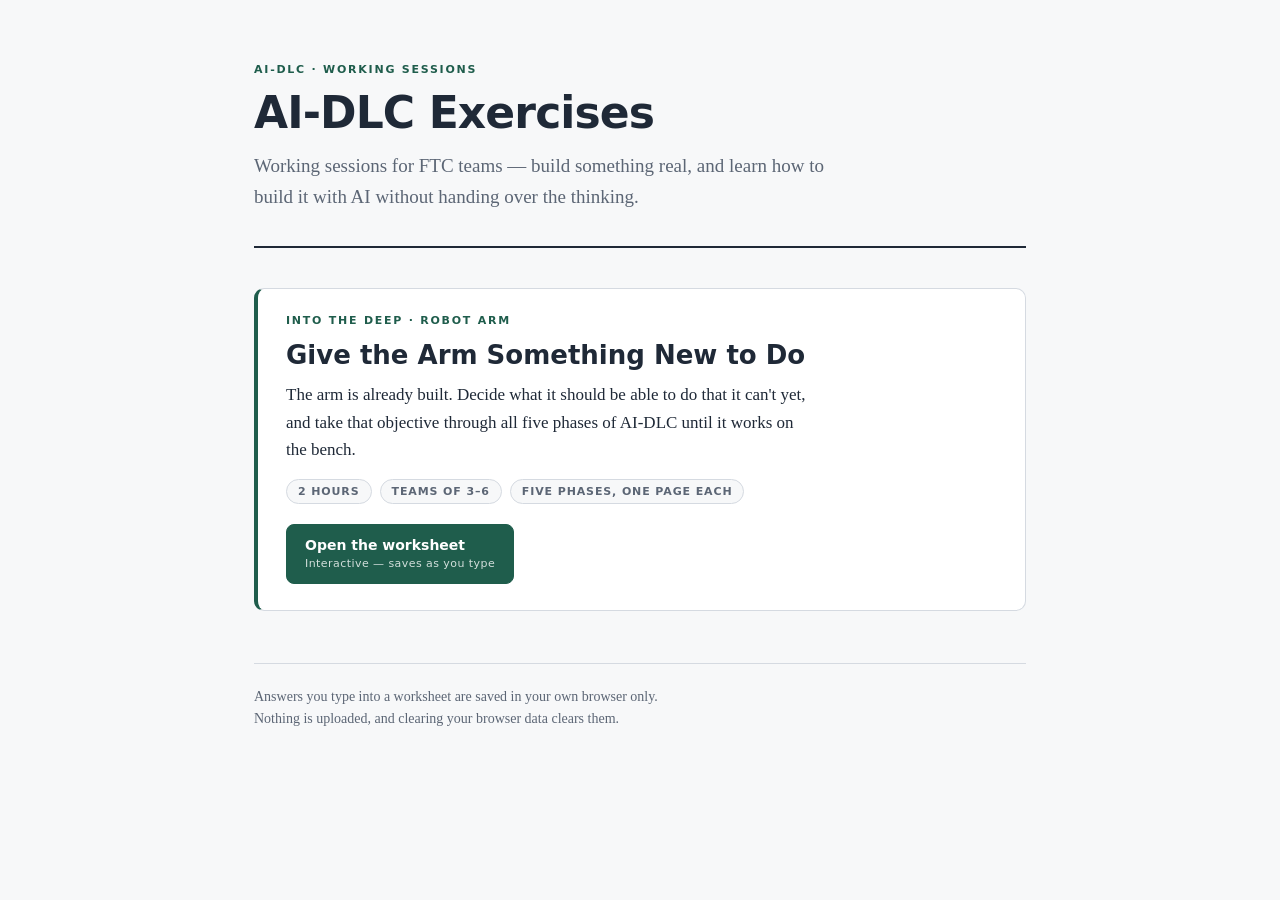
<file: docs/index.html>
<!doctype html>
<html lang="en"><head>
<meta charset="utf-8">
<meta name="viewport" content="width=device-width,initial-scale=1">
<title>AI-DLC Exercises</title>
<meta name="description" content="Working sessions for FTC teams — build something real, and learn how to build it with AI without handing over the thinking.">
<style>
:root {
  --ink: #1f2937; --ink-soft: #5c6675; --rule: #d5dae1;
  --accent: #1f5d4c; --accent-soft: #eaf2ee; --paper: #fff; --wash: #f7f8f9;
}
* { box-sizing: border-box; }
body {
  margin: 0; background: var(--wash); color: var(--ink);
  font: 400 17px/1.6 Georgia, "Times New Roman", serif;
  -webkit-font-smoothing: antialiased;
}
.site { max-width: 820px; margin: 0 auto; padding: 64px 24px 80px; }

.eyebrow {
  display: block; font: 700 11px/1 "Trebuchet MS", system-ui, sans-serif;
  letter-spacing: .16em; text-transform: uppercase; color: var(--accent); margin-bottom: 14px;
}
.site-head { padding-bottom: 34px; border-bottom: 2px solid var(--ink); margin-bottom: 40px; }
.site-head h1 {
  margin: 0 0 14px; font: 700 44px/1.1 "Trebuchet MS", system-ui, sans-serif;
  letter-spacing: -.02em;
}
.tagline { margin: 0; font-size: 19px; color: var(--ink-soft); max-width: 60ch; }

.cards { list-style: none; margin: 0; padding: 0; display: grid; gap: 22px; }
.card {
  background: var(--paper); border: 1px solid var(--rule); border-left: 4px solid var(--accent);
  border-radius: 10px; padding: 26px 28px;
}
.card h2 { margin: 0 0 10px; font: 700 26px/1.2 "Trebuchet MS", system-ui, sans-serif; }
.blurb { margin: 0 0 16px; color: var(--ink); max-width: 62ch; }
.meta { margin: 0 0 20px; display: flex; flex-wrap: wrap; gap: 8px; }
.meta span {
  font: 600 11px/1 "Trebuchet MS", system-ui, sans-serif; letter-spacing: .08em; text-transform: uppercase;
  color: var(--ink-soft); background: var(--wash); border: 1px solid var(--rule);
  border-radius: 99px; padding: 6px 11px;
}

.links { display: flex; flex-wrap: wrap; gap: 12px; }
.btn {
  display: flex; flex-direction: column; gap: 3px; text-decoration: none;
  font: 700 14px/1.2 "Trebuchet MS", system-ui, sans-serif;
  padding: 12px 18px; border-radius: 8px; border: 1px solid var(--accent);
}
.btn small {
  font: 400 11px/1.3 "Trebuchet MS", system-ui, sans-serif;
  letter-spacing: .04em; opacity: .8;
}
.btn.primary { background: var(--accent); color: #fff; }
.btn.primary:hover { background: #17493b; }
.btn.secondary { background: var(--paper); color: var(--accent); }
.btn.secondary:hover { background: var(--accent-soft); }
.btn:focus-visible { outline: 2px solid var(--ink); outline-offset: 2px; }

.planned { margin-top: 44px; padding-top: 26px; border-top: 1px solid var(--rule); }
.planned h2 { margin: 0 0 12px; font: 700 15px/1 "Trebuchet MS", system-ui, sans-serif; letter-spacing: .1em; text-transform: uppercase; color: var(--ink-soft); }
.planned ul { margin: 0; padding-left: 20px; color: var(--ink-soft); }
.planned li { margin-bottom: 7px; }

.site-foot { margin-top: 52px; padding-top: 22px; border-top: 1px solid var(--rule); }
.site-foot p { margin: 0; font-size: 14px; color: var(--ink-soft); max-width: 62ch; }

@media (max-width: 620px) {
  .site { padding: 40px 18px 60px; }
  .site-head h1 { font-size: 33px; }
  .card { padding: 22px 20px; }
}
</style>

</head><body>
<main class="site">
  <header class="site-head">
    <span class="eyebrow">AI-DLC · working sessions</span>
    <h1>AI-DLC Exercises</h1>
    <p class="tagline">Working sessions for FTC teams — build something real, and learn how to build it with AI without handing over the thinking.</p>
  </header>
  <ul class="cards">
    <li class="card">
      <span class="eyebrow">Into The Deep · robot arm</span>
      <h2>Give the Arm Something New to Do</h2>
      <p class="blurb">The arm is already built. Decide what it should be able to do that it can't yet, and take that objective through all five phases of AI-DLC until it works on the bench.</p>
      <p class="meta"><span>2 hours</span><span>Teams of 3–6</span><span>Five phases, one page each</span></p>
      <div class="links">
        <a class="btn primary" href="worksheet-arm-bolt.html">Open the worksheet<small>Interactive — saves as you type</small></a>
      </div>
    </li>
  </ul>
  <footer class="site-foot"><p>Answers you type into a worksheet are saved in your own browser only. Nothing is uploaded, and clearing your browser data clears them.</p></footer>
</main>
</body></html>
</file>
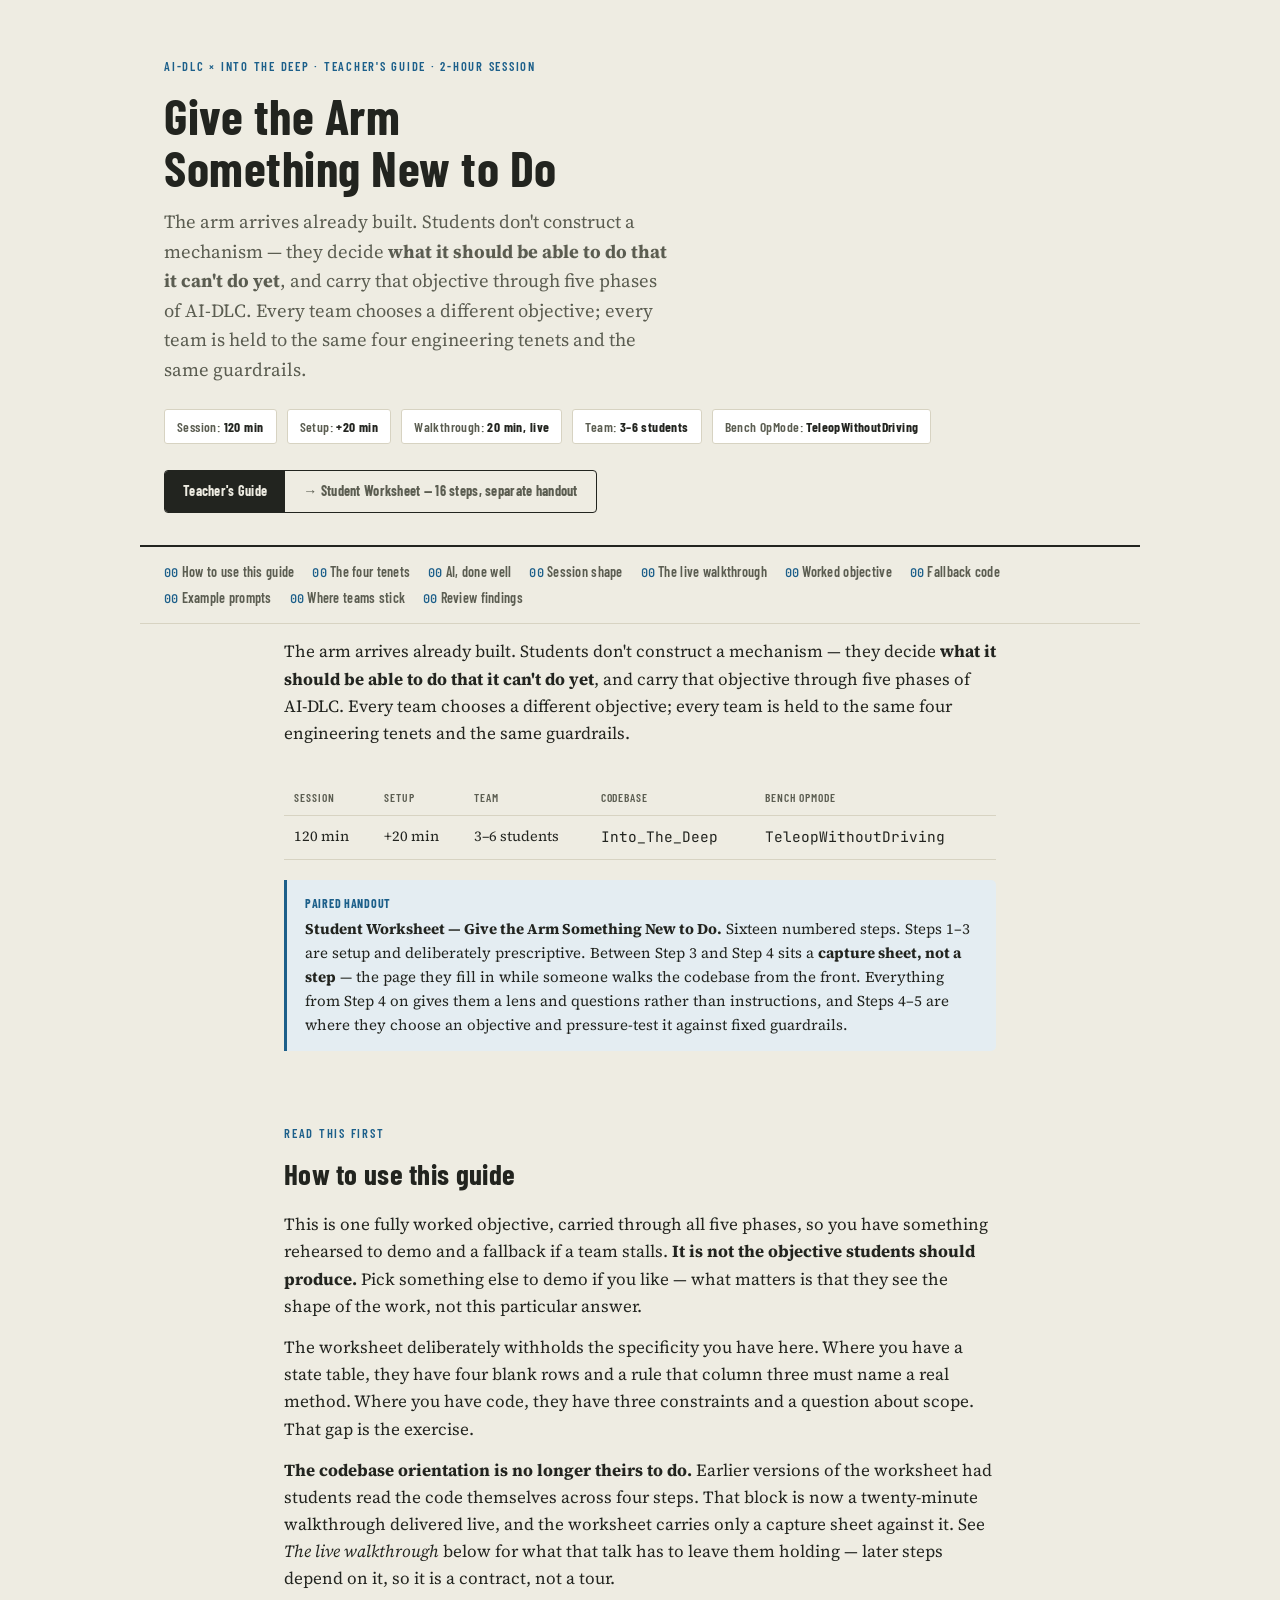
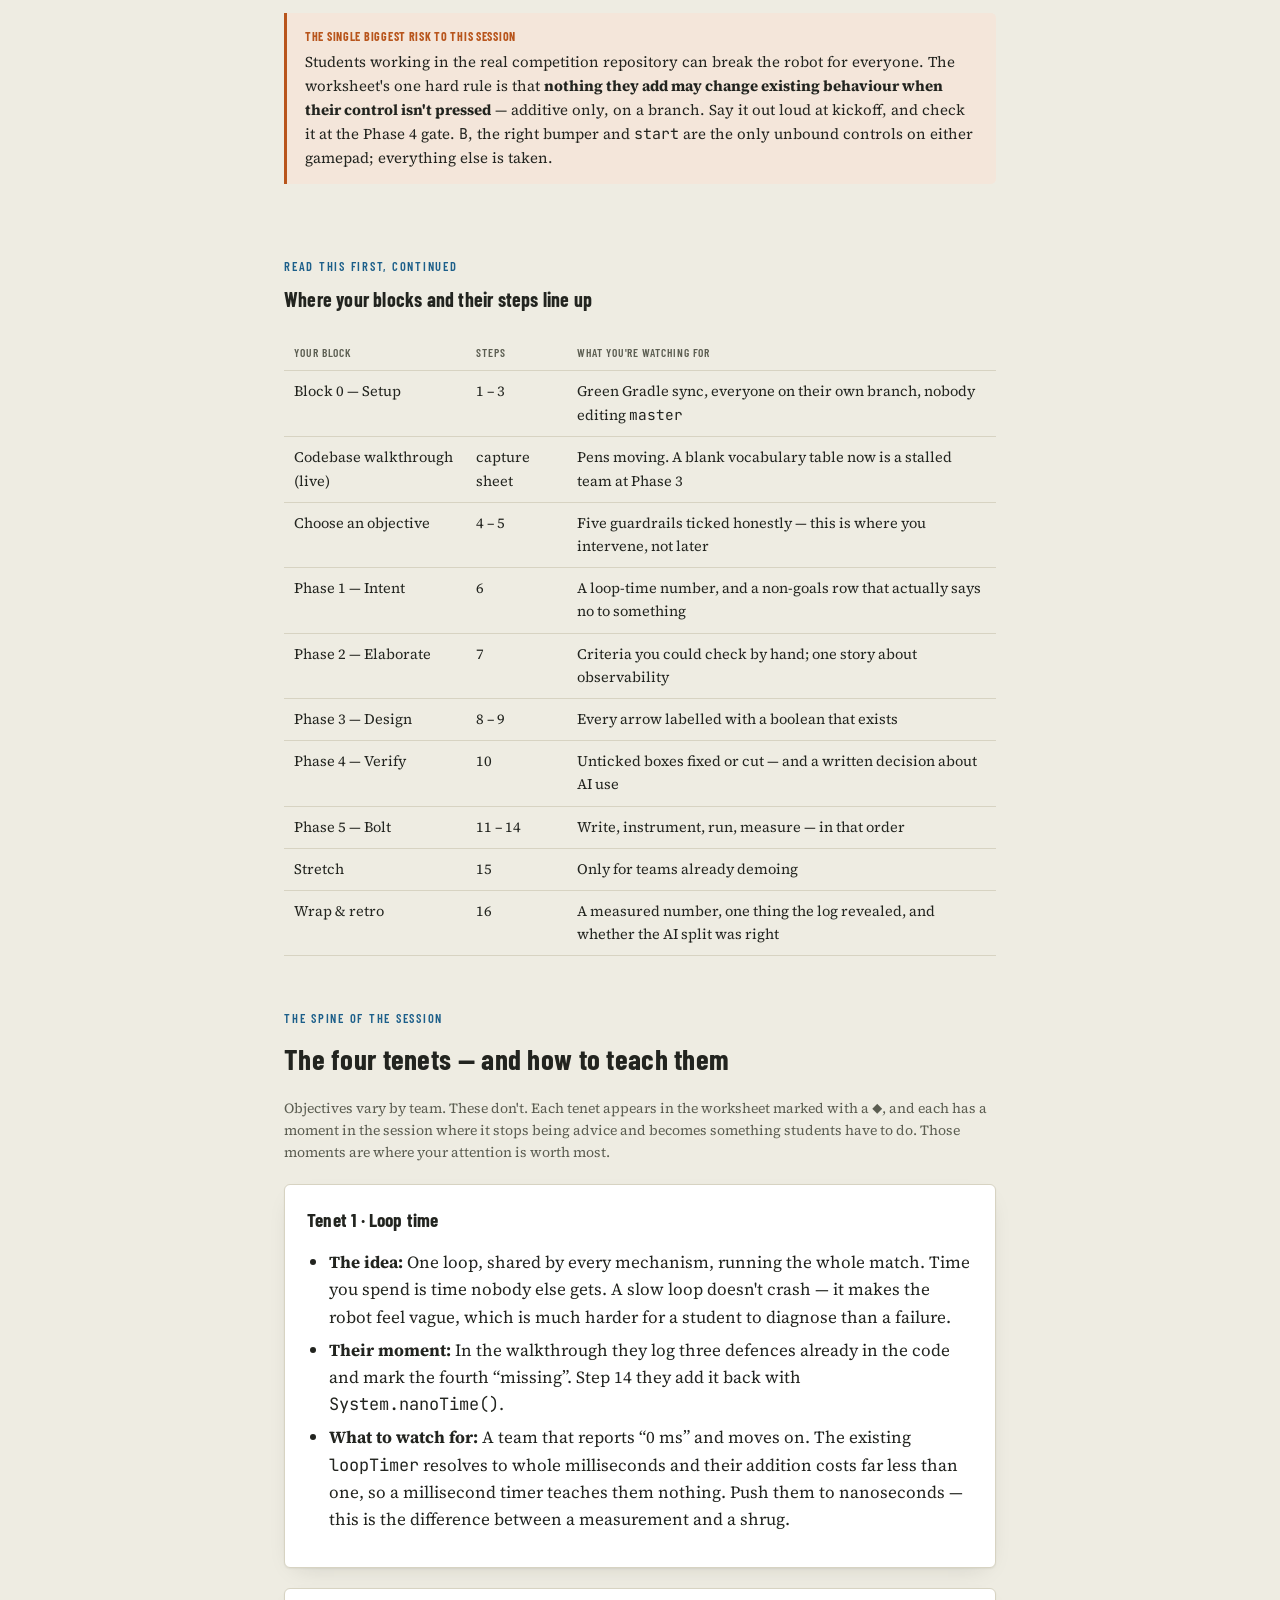
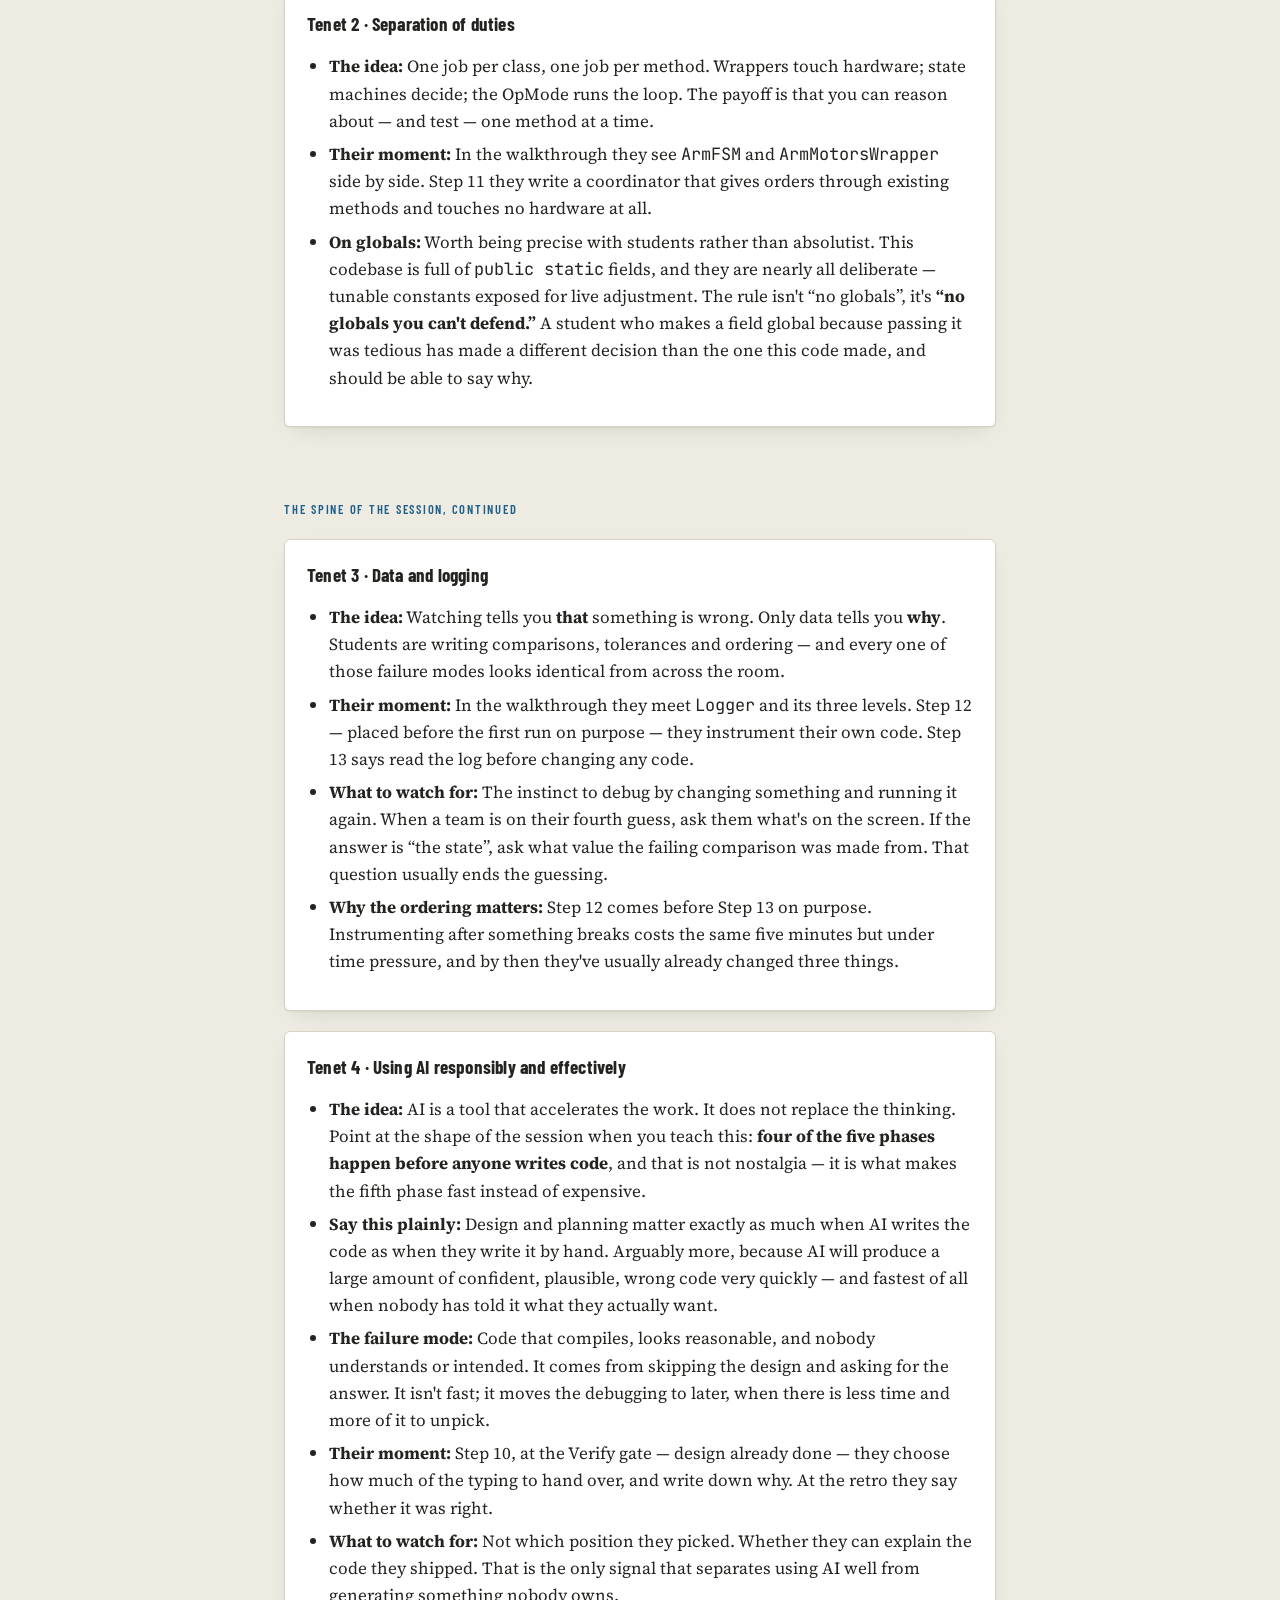
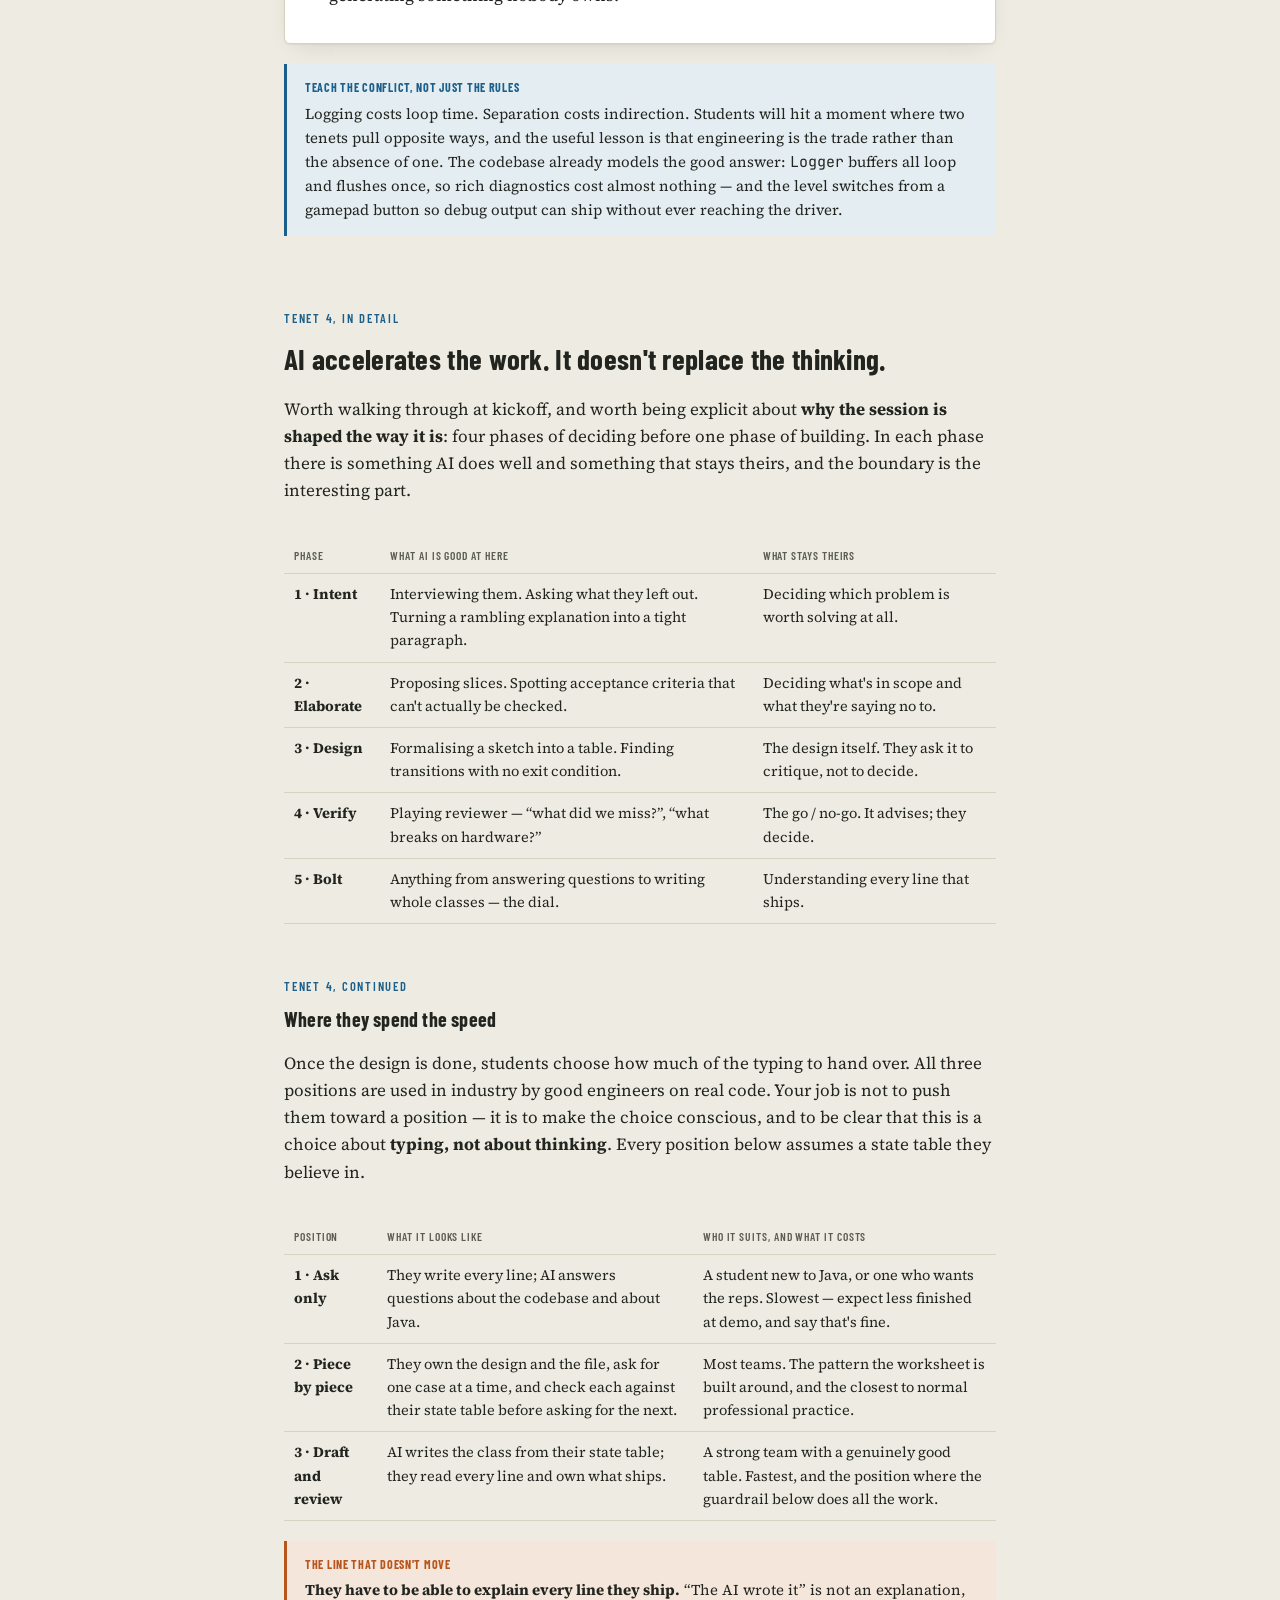
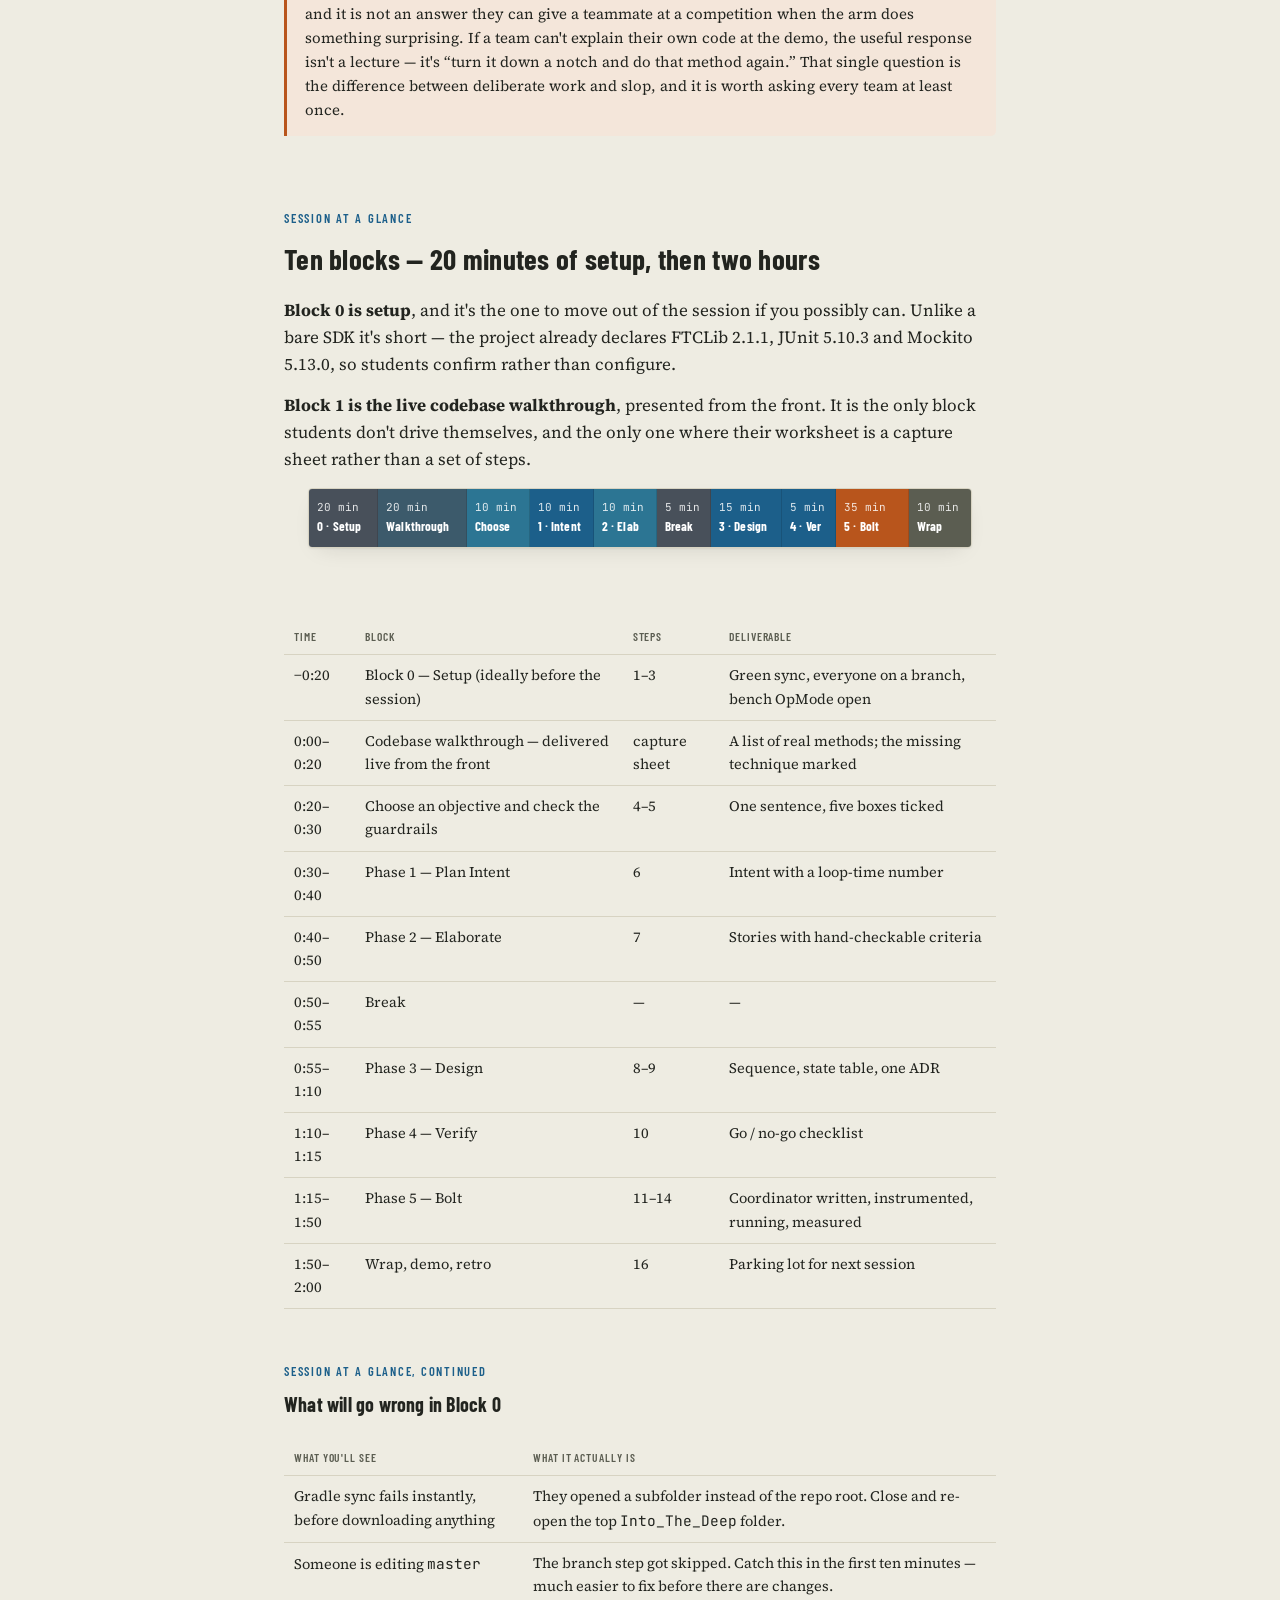
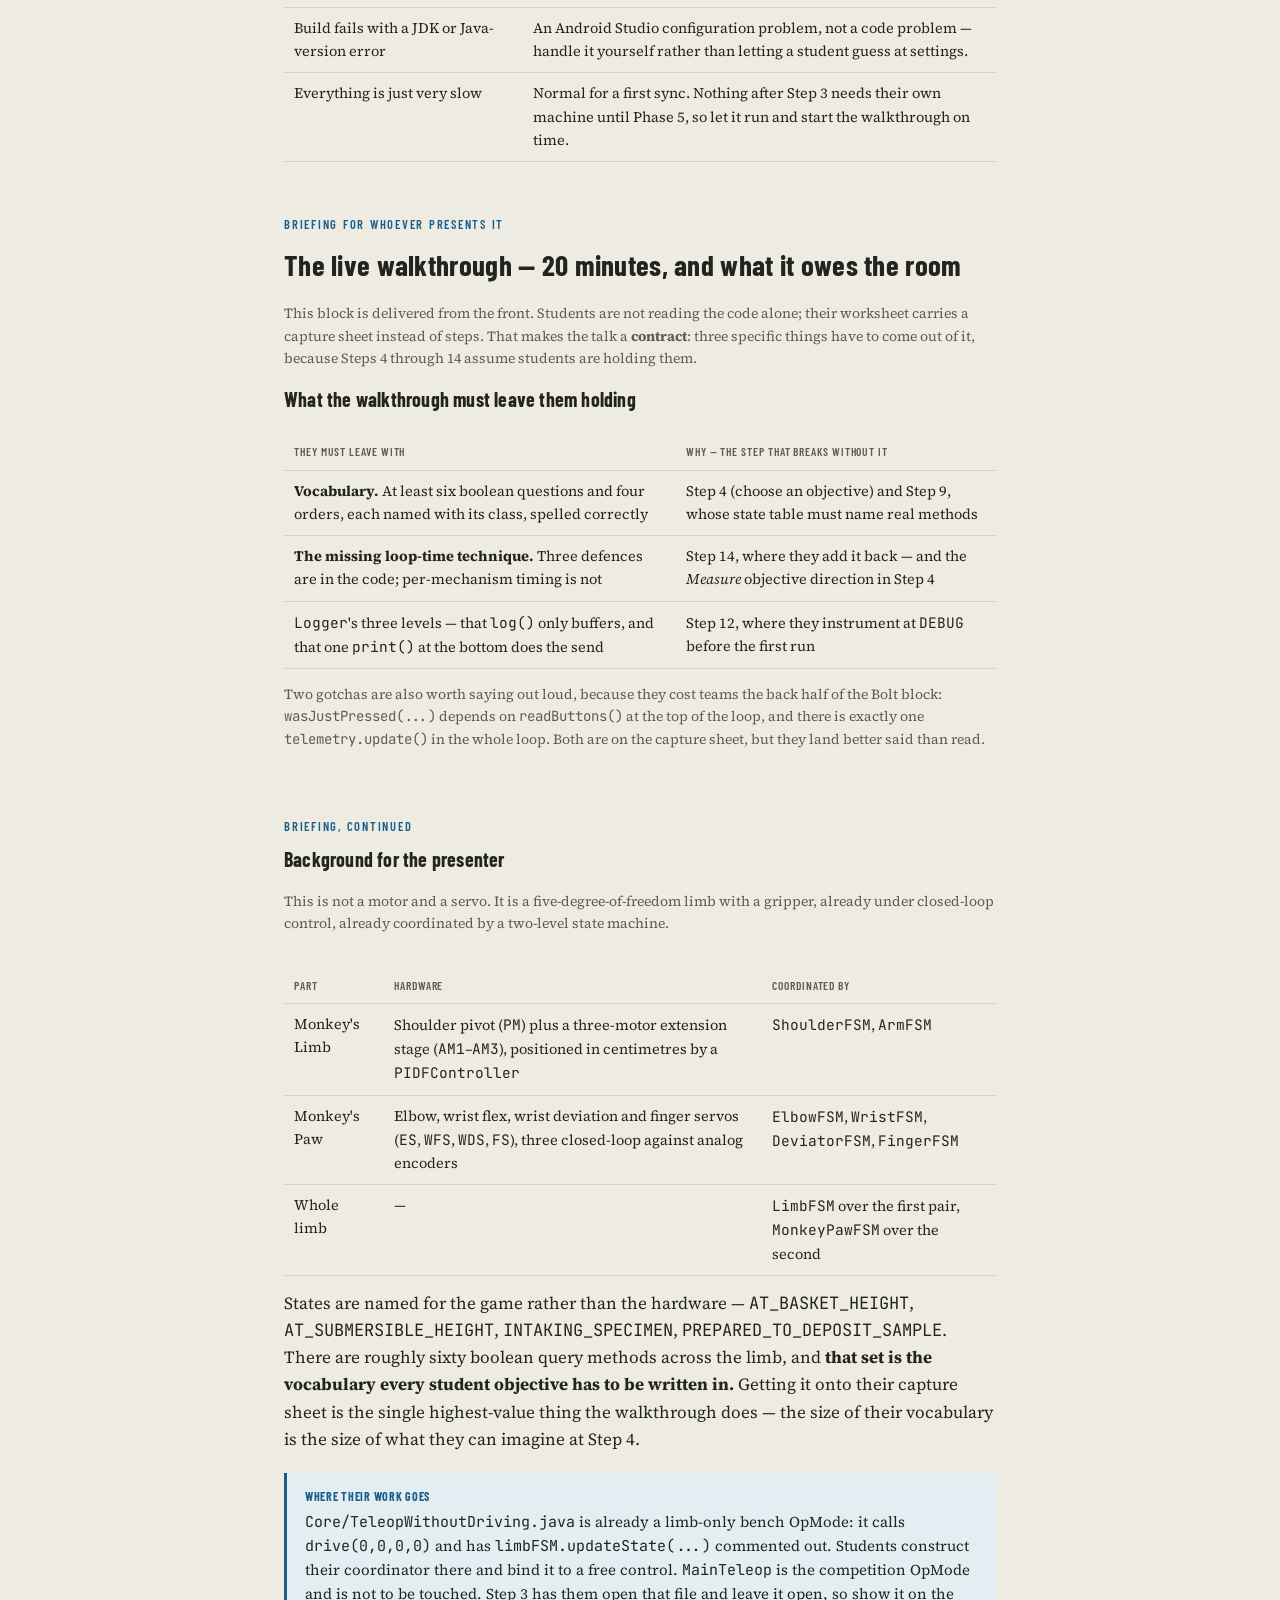
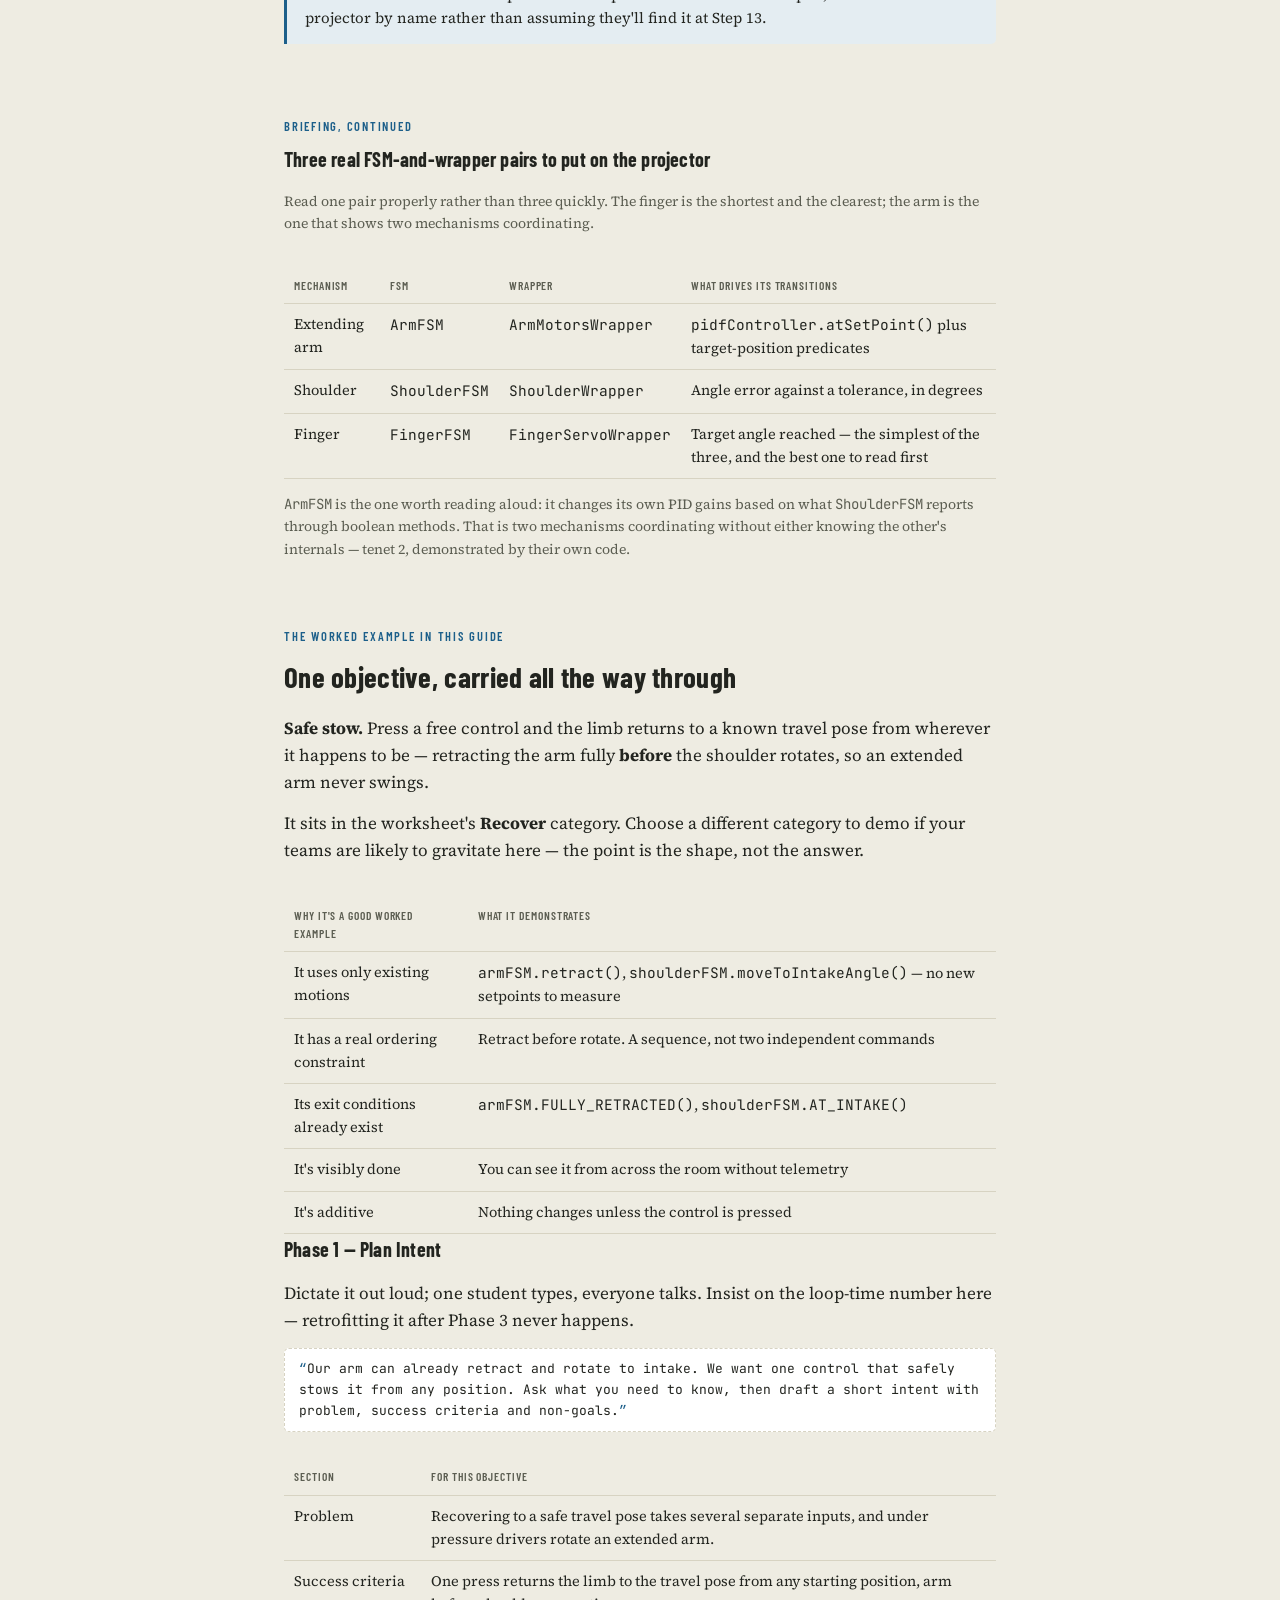
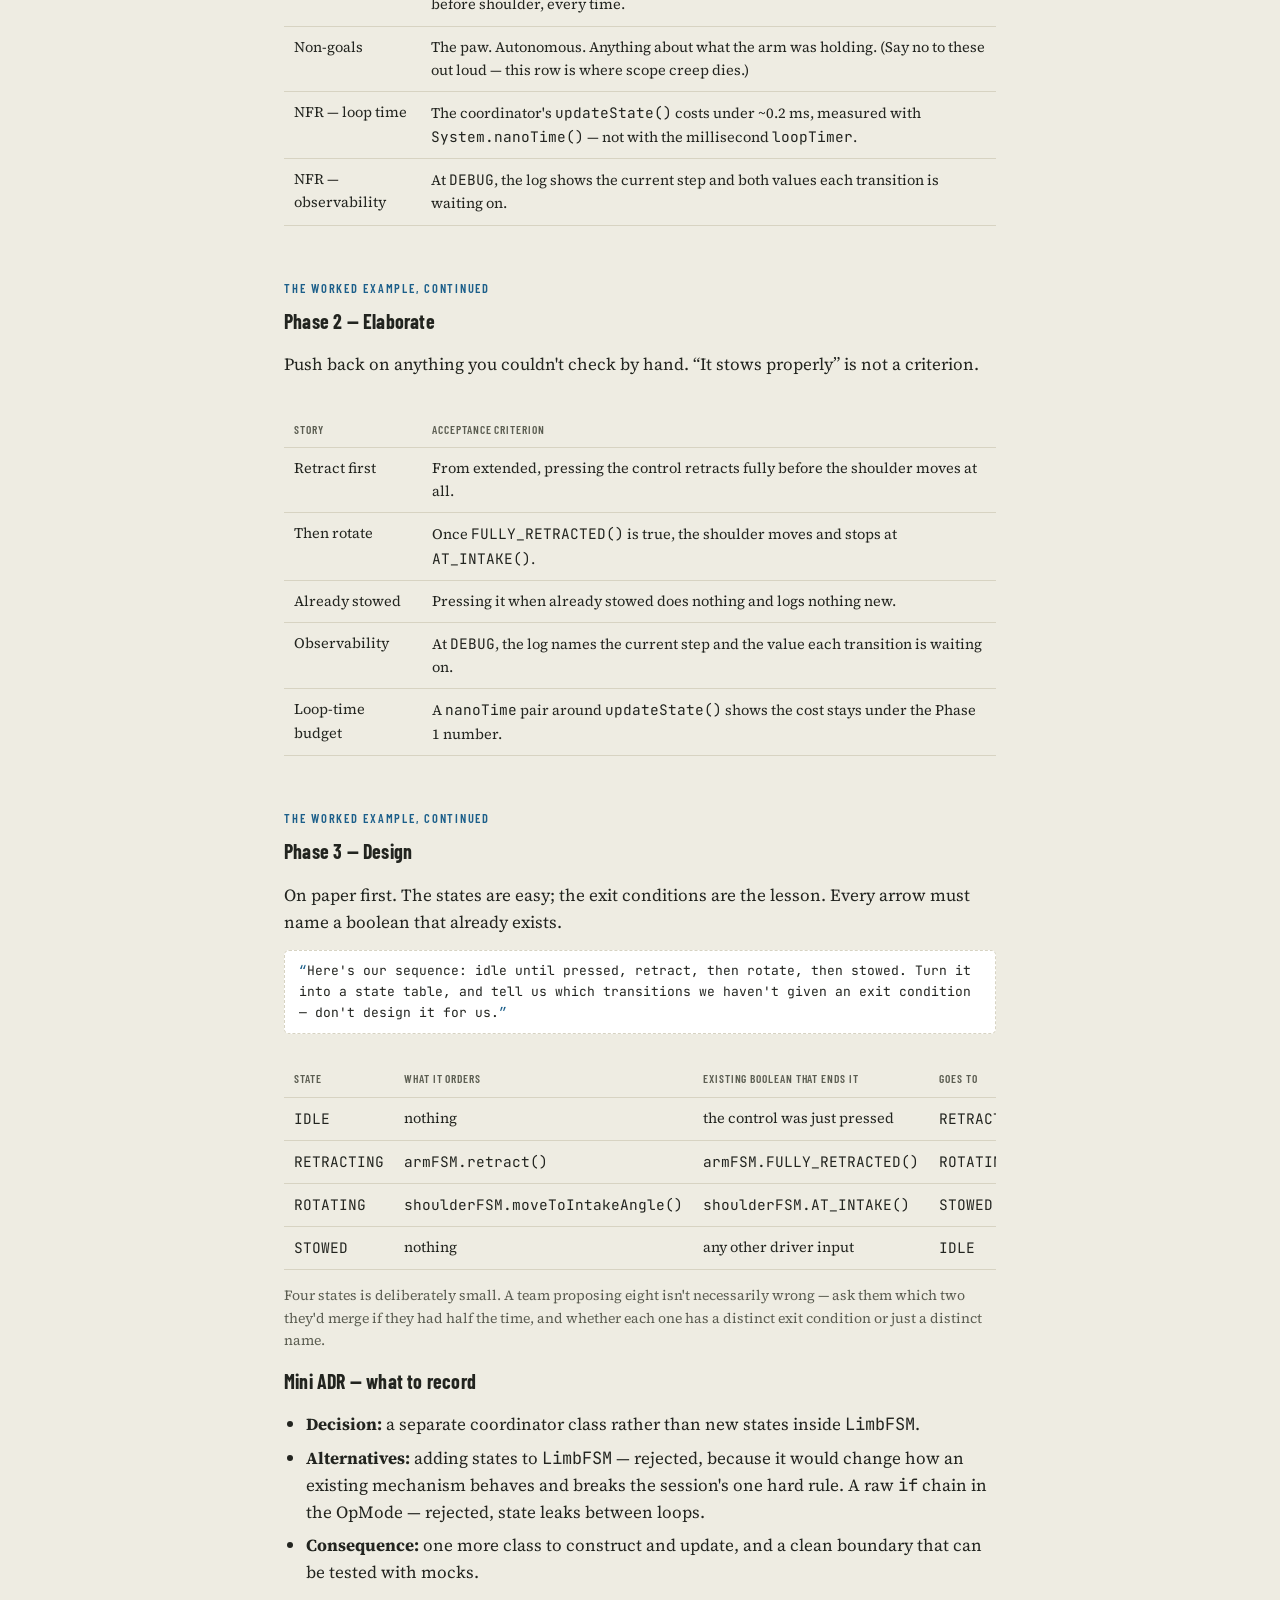
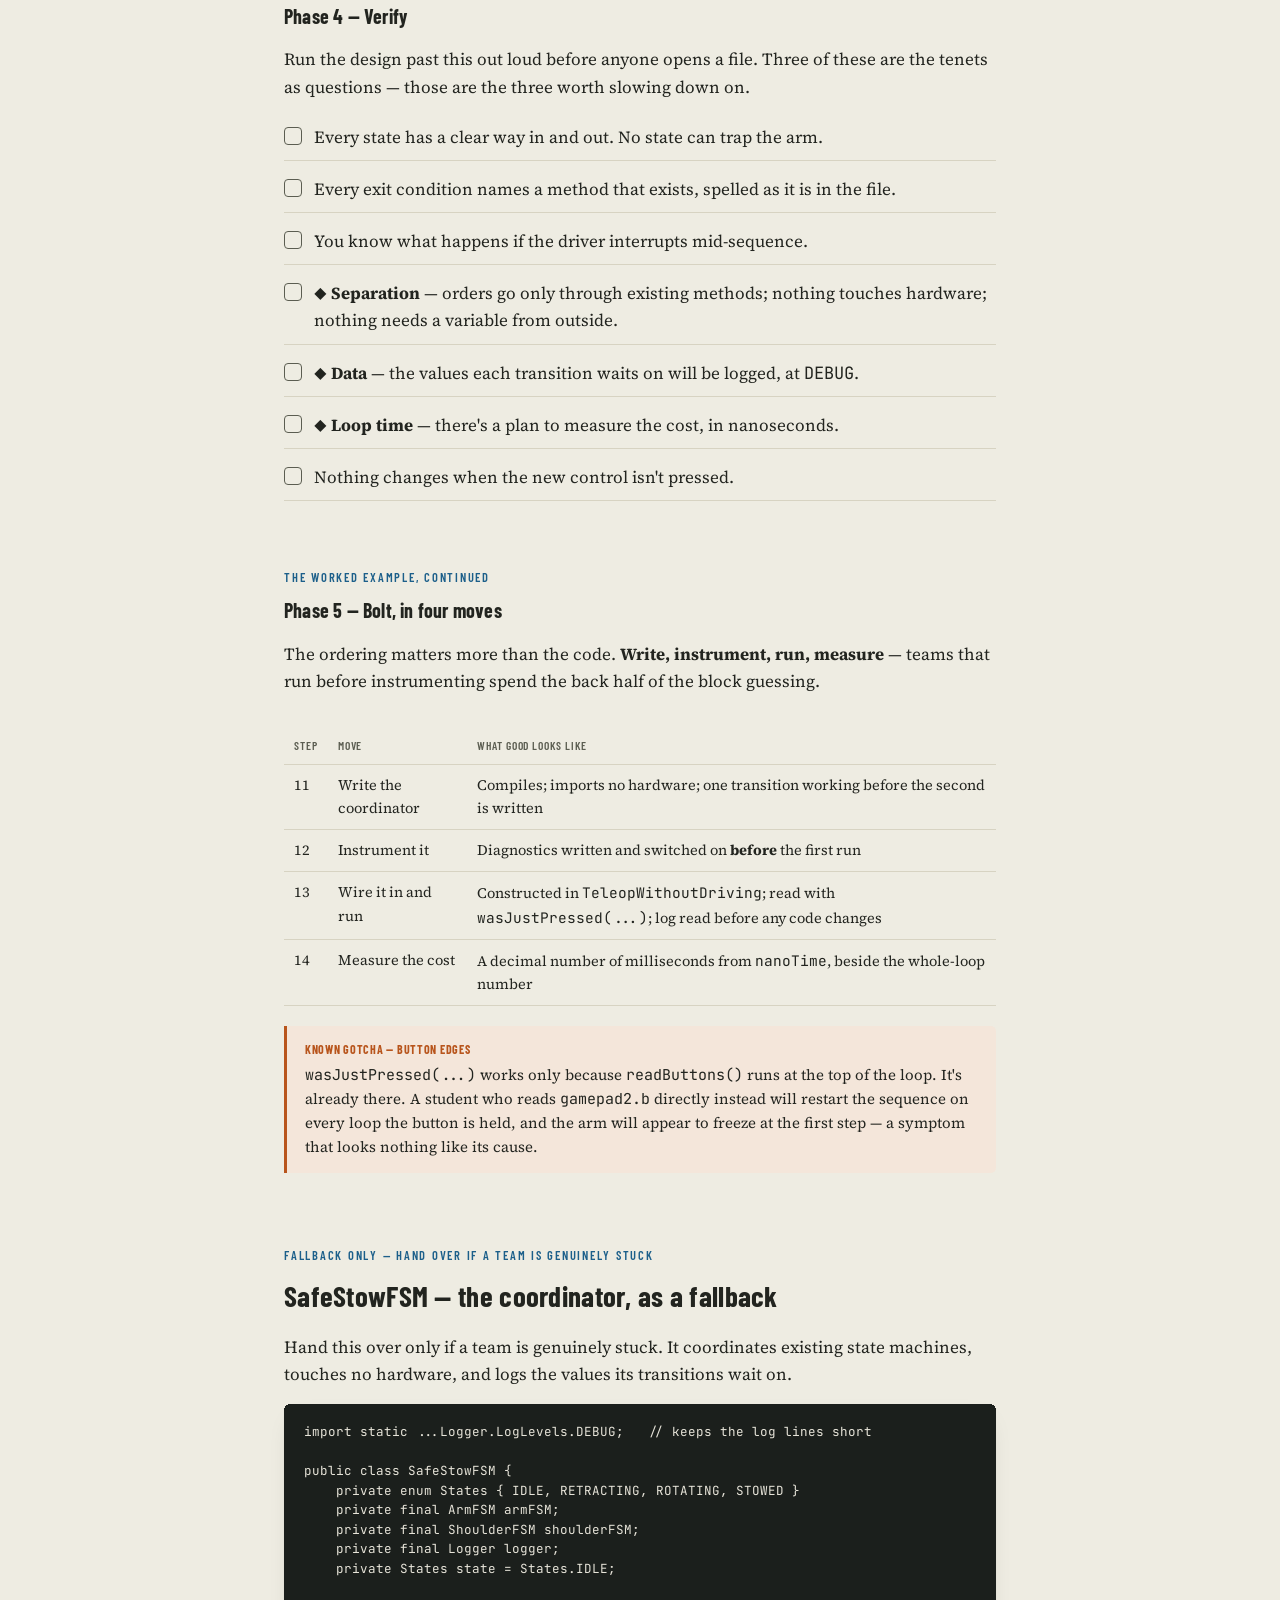
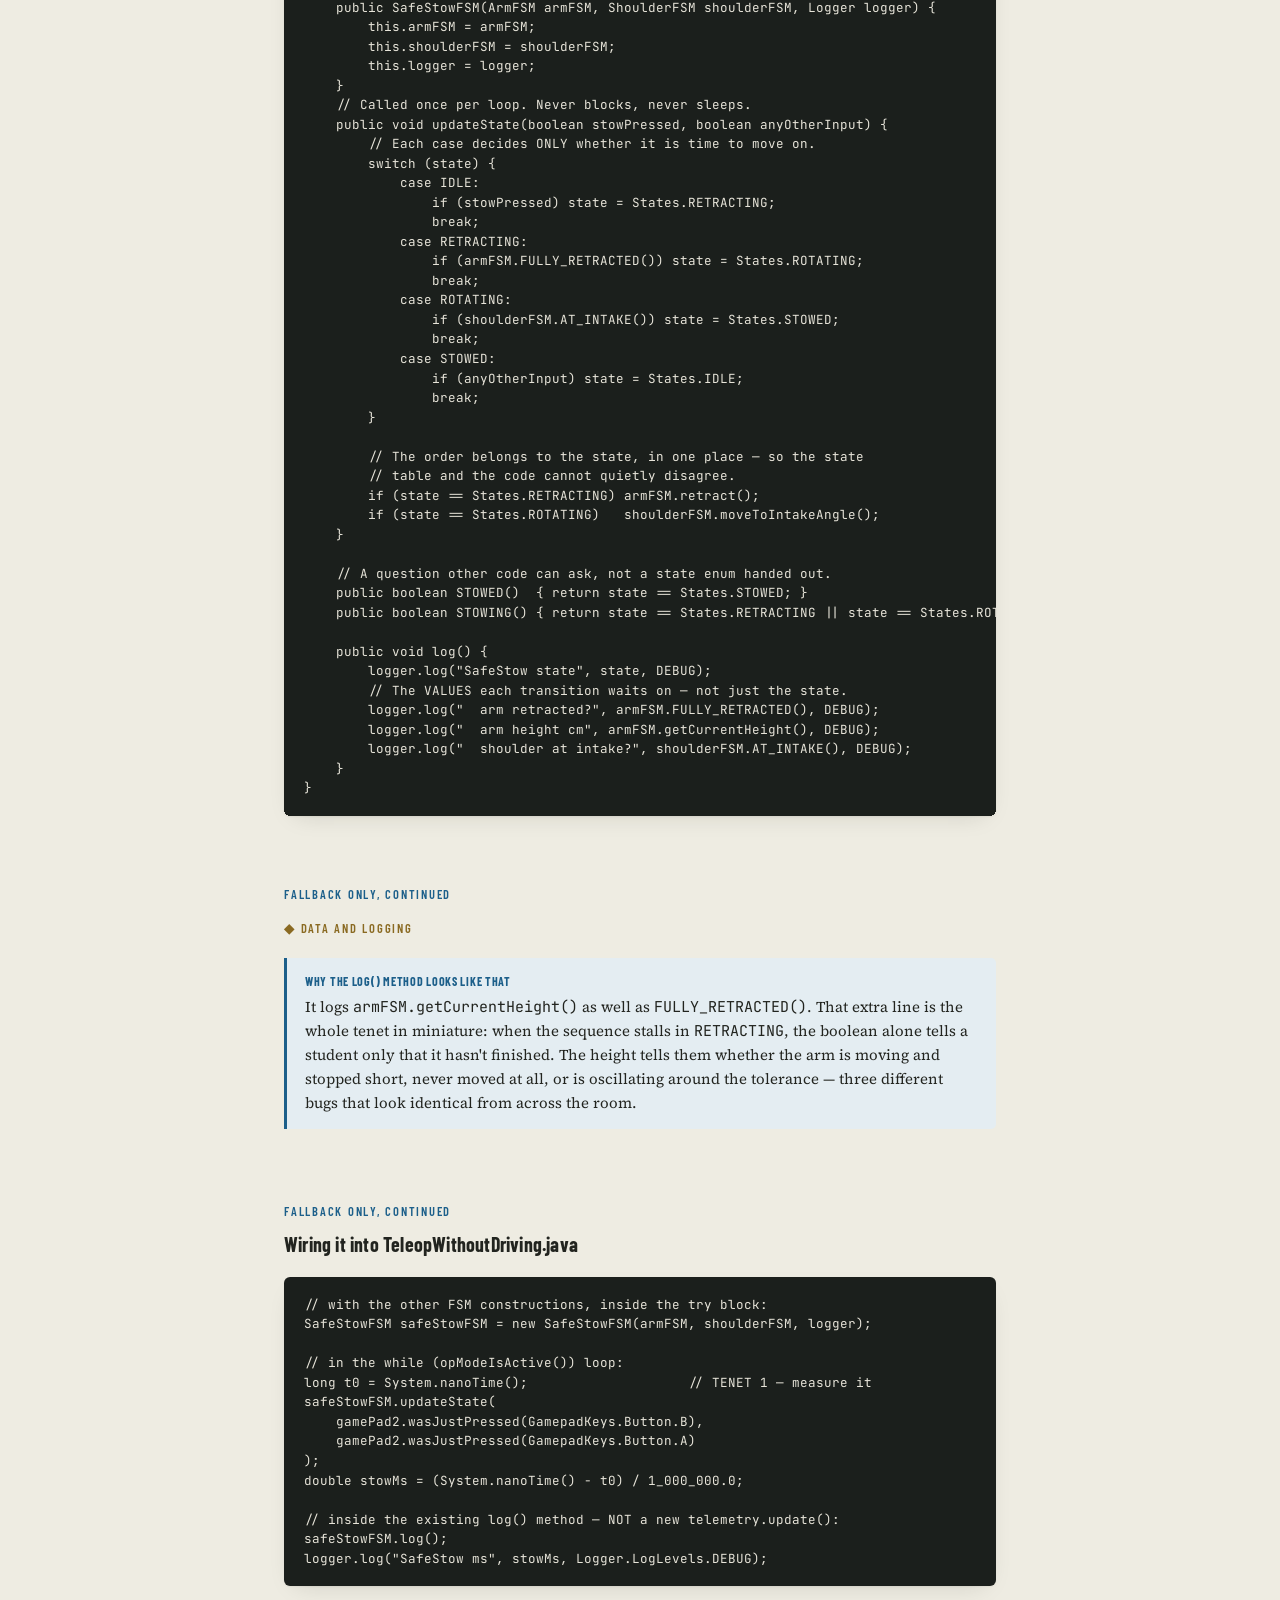
<file: docs/teachers-guide-arm-bolt.html>
<!doctype html>
<html lang="en"><head>
<meta charset="utf-8">
<meta name="viewport" content="width=device-width,initial-scale=1">
<title>Give the Arm Something New to Do</title>
<link rel="stylesheet" href="https://fonts.googleapis.com/css2?family=Barlow+Condensed:wght@500;600;700&family=Source+Serif+4:ital,opsz,wght@0,8..60,400;0,8..60,600;1,8..60,400&family=JetBrains+Mono:wght@400;500;600&display=swap">
<style>
  :root{
    --paper:#eeece2;
    --surface:#ffffff;
    --ink:#22241f;
    --ink-soft:#5b5d51;
    --rule:#d7d3c2;
    --accent:#1c5f8a;
    --accent-soft:#e4edf2;
    --accent-warm:#b8551c;
    --accent-warm-soft:#f4e6da;
    --code-bg:#1b1f1c;
    --code-ink:#e7e4d9;
    --code-accent:#7fc9e0;
    --code-warm:#e0a97f;
    --code-purple:#c9a6e0;
    --good:#3f7a4e;
    --good-soft:#e2eee3;
    --shadow: 0 1px 2px rgba(30,30,20,0.06), 0 8px 24px -12px rgba(30,30,20,0.18);
  }
  @media (prefers-color-scheme: dark){
    :root:not([data-theme="light"]){
      --paper:#14181a; --surface:#1b2023; --ink:#e9e7dd; --ink-soft:#a7ab9e;
      --rule:#2c332f; --accent:#6ebbe6; --accent-soft:#1e2b32;
      --accent-warm:#e2894f; --accent-warm-soft:#332419;
      --code-bg:#0d0f10; --code-ink:#d8d5c8; --code-accent:#7fc9e0; --code-warm:#e0a97f; --code-purple:#c9a6e0;
      --good:#7fbf8e; --good-soft:#1c2b20;
      --shadow: 0 1px 2px rgba(0,0,0,0.3), 0 8px 24px -12px rgba(0,0,0,0.5);
    }
  }
  :root[data-theme="dark"]{
    --paper:#14181a; --surface:#1b2023; --ink:#e9e7dd; --ink-soft:#a7ab9e;
    --rule:#2c332f; --accent:#6ebbe6; --accent-soft:#1e2b32;
    --accent-warm:#e2894f; --accent-warm-soft:#332419;
    --code-bg:#0d0f10; --code-ink:#d8d5c8; --code-accent:#7fc9e0; --code-warm:#e0a97f; --code-purple:#c9a6e0;
    --good:#7fbf8e; --good-soft:#1c2b20;
    --shadow: 0 1px 2px rgba(0,0,0,0.3), 0 8px 24px -12px rgba(0,0,0,0.5);
  }

  *{box-sizing:border-box;}
  body{
    margin:0;
    background:
      linear-gradient(var(--paper),var(--paper)),
      repeating-linear-gradient(0deg, transparent, transparent 27px, var(--rule) 27px, var(--rule) 28px);
    color:var(--ink);
    font-family:"Source Serif 4", Georgia, "Times New Roman", serif;
    font-size:17px; line-height:1.6;
    -webkit-font-smoothing:antialiased;
  }
  h1,h2,h3{
    font-family:"Barlow Condensed", "Arial Narrow", sans-serif;
    font-weight:700; letter-spacing:0.01em; text-wrap:balance; color:var(--ink); margin:0;
  }
  .eyebrow{
    font-family:"Barlow Condensed", sans-serif; font-weight:600; text-transform:uppercase;
    letter-spacing:0.14em; font-size:12.5px; color:var(--accent);
  }
  code, .mono, .tag, .kbd{ font-family:"JetBrains Mono", ui-monospace, Menlo, monospace; }
  a{ color:var(--accent); text-decoration-thickness:1px; text-underline-offset:2px; }
  a:focus-visible, button:focus-visible, summary:focus-visible{ outline:2px solid var(--accent); outline-offset:2px; }

  .wrap{ max-width:760px; margin:0 auto; padding:0 24px 40px; }
  .wide{ max-width:1000px; margin:0 auto; padding:0 24px; }

  .masthead{ max-width:1000px; margin:0 auto; padding:56px 24px 32px; border-bottom:2px solid var(--ink); }
  .masthead .eyebrow{ margin-bottom:14px; display:block; }
  .masthead h1{ font-size:clamp(32px,5vw,50px); line-height:1.03; max-width:19ch; }
  .masthead p.dek{ font-family:"Source Serif 4", serif; font-size:18.5px; color:var(--ink-soft); max-width:56ch; margin-top:14px; }
  .meta-row{ display:flex; flex-wrap:wrap; gap:10px; margin-top:24px; }
  .meta-chip{
    font-family:"Barlow Condensed", sans-serif; font-weight:600; font-size:13.5px; letter-spacing:0.03em;
    border:1px solid var(--rule); background:var(--surface); color:var(--ink-soft); padding:6px 12px; border-radius:3px;
  }
  .meta-chip b{ color:var(--ink); font-weight:700; }
  .doc-switch{
    display:flex; gap:0; margin-top:26px; border:1px solid var(--ink); border-radius:4px; overflow:hidden; width:fit-content;
    font-family:"Barlow Condensed",sans-serif; font-weight:700; font-size:14px; letter-spacing:0.02em;
  }
  .doc-switch span{ padding:9px 18px; }
  .doc-switch .active{ background:var(--ink); color:var(--paper); }
  .doc-switch .inactive{ color:var(--ink-soft); }

  nav.quicknav{
    max-width:1000px; margin:0 auto; padding:14px 24px; display:flex; flex-wrap:wrap; gap:4px 18px;
    border-bottom:1px solid var(--rule); font-family:"Barlow Condensed", sans-serif; font-weight:600; letter-spacing:0.02em; font-size:14px;
  }
  nav.quicknav a{ color:var(--ink-soft); text-decoration:none; white-space:nowrap; }
  nav.quicknav a:hover{ color:var(--accent); }
  nav.quicknav span.num{ color:var(--accent); font-family:"JetBrains Mono",monospace; font-size:12px; margin-right:3px;}

  section{ padding-top:52px; }
  section > .eyebrow{ display:block; margin-bottom:8px; }
  section h2{ font-size:29px; margin-bottom:14px; }
  section h2 .phase-no{
    display:inline-block; font-family:"JetBrains Mono",monospace; font-size:16px; font-weight:600; color:var(--accent);
    border:1px solid var(--accent); border-radius:50%; width:30px;height:30px; line-height:28px; text-align:center;
    margin-right:10px; vertical-align:middle;
  }
  p{ margin:14px 0; } ul, ol{ padding-left:1.3em; margin:14px 0; } li{ margin:6px 0; }
  .lede{ font-size:19px; color:var(--ink-soft); }

  .timeline{
    display:flex; width:100%; border-radius:4px; overflow:hidden; border:1px solid var(--rule); box-shadow:var(--shadow);
    font-family:"Barlow Condensed",sans-serif;
  }
  .timeline .seg{ display:flex; flex-direction:column; justify-content:center; padding:10px 8px; min-width:0; border-right:1px solid rgba(0,0,0,0.12); color:#fff; }
  .timeline .seg:last-child{ border-right:none; }
  .timeline .seg .t{ font-family:"JetBrains Mono",monospace; font-size:11px; opacity:0.85; }
  .timeline .seg .n{ font-weight:700; font-size:13px; letter-spacing:0.01em; white-space:nowrap; overflow:hidden; text-overflow:ellipsis; }
  .seg.c1{ background:#3c5a6b; } .seg.c2{ background:#1c5f8a; } .seg.c3{ background:#2c7593; }
  .seg.c4{ background:#48505a; } .seg.c5{ background:#b8551c; } .seg.c6{ background:#1c5f8a; } .seg.c7{ background:#5b5d51;}

  table.agenda{ width:100%; border-collapse:collapse; margin-top:18px; font-size:14.5px;}
  table.agenda th, table.agenda td{ text-align:left; padding:9px 10px; border-bottom:1px solid var(--rule); vertical-align:top;}
  table.agenda th{ font-family:"Barlow Condensed",sans-serif; text-transform:uppercase; font-size:11.5px; letter-spacing:0.08em; color:var(--ink-soft); font-weight:600;}
  table.agenda td.time{ font-family:"JetBrains Mono",monospace; font-size:13px; white-space:nowrap; color:var(--ink-soft);}
  .table-scroll{ overflow-x:auto; }

  .panel{ background:var(--surface); border:1px solid var(--rule); border-radius:6px; padding:20px 22px; box-shadow:var(--shadow); margin:20px 0; }
  .panel h3{ font-size:19px; margin-bottom:8px; }
  .two-col{ display:grid; grid-template-columns:1fr 1fr; gap:16px; }
  .three-col{ display:grid; grid-template-columns:repeat(3,1fr); gap:14px; }
  @media (max-width:680px){ .two-col,.three-col{ grid-template-columns:1fr; } }

  .callout{ border-left:3px solid var(--accent); background:var(--accent-soft); padding:14px 18px; border-radius:0 5px 5px 0; margin:20px 0; font-size:15px; }
  .callout.warn{ border-left-color:var(--accent-warm); background:var(--accent-warm-soft); }
  .callout.good{ border-left-color:var(--good); background:var(--good-soft); }
  .callout .label{ font-family:"Barlow Condensed",sans-serif; font-weight:700; text-transform:uppercase; letter-spacing:0.06em; font-size:12px; color:var(--accent); display:block; margin-bottom:4px;}
  .callout.warn .label{ color:var(--accent-warm); }
  .callout.good .label{ color:var(--good); }

  .prompt{ font-family:"JetBrains Mono",monospace; font-size:13px; background:var(--surface); border:1px dashed var(--rule); border-radius:5px; padding:10px 14px; margin:8px 0; color:var(--ink); }
  .prompt::before{ content:"\201C"; color:var(--accent); }
  .prompt::after{ content:"\201D"; color:var(--accent); }

  .diagram-frame{ background:var(--surface); border:1px solid var(--rule); border-radius:6px; padding:18px 10px 8px; box-shadow:var(--shadow); overflow-x:auto; }
  .diagram-frame svg{ display:block; min-width:760px; width:100%; height:auto; }
  .st-box{ fill:var(--surface); stroke:var(--ink); stroke-width:1.5; }
  .st-box.transient{ stroke-dasharray:4 3; stroke:var(--accent-warm); }
  .st-label{ font-family:"Barlow Condensed",sans-serif; font-weight:700; font-size:15px; fill:var(--ink); }
  .st-sub{ font-family:"JetBrains Mono",monospace; font-size:9.5px; fill:var(--ink-soft); }
  .st-arrow{ stroke:var(--accent); stroke-width:1.6; fill:none; }
  .st-arrow.back{ stroke:var(--accent-warm); }
  .st-edge-label{ font-family:"JetBrains Mono",monospace; font-size:10.5px; fill:var(--ink-soft); }

  table.states{ width:100%; border-collapse:collapse; font-size:14px; margin-top:8px;}
  table.states th, table.states td{ padding:8px 10px; border-bottom:1px solid var(--rule); text-align:left;}
  table.states th{ font-family:"Barlow Condensed",sans-serif; text-transform:uppercase; font-size:11px; letter-spacing:0.06em; color:var(--ink-soft);}
  table.states td.st-name{ font-family:"JetBrains Mono",monospace; font-weight:600; }
  table.states tr.transient td.st-name{ color:var(--accent-warm); }

  pre{
    background:var(--code-bg); color:var(--code-ink); border-radius:6px; padding:18px 20px; overflow-x:auto;
    font-family:"JetBrains Mono",monospace; font-size:12.6px; line-height:1.55; box-shadow:var(--shadow); margin:16px 0;
  }
  pre .kw{ color:var(--code-accent); } pre .cm{ color:#8a9187; font-style:italic; } pre .st{ color:var(--code-warm); } pre .an{ color:var(--code-purple); }
  .file-tag{
    font-family:"JetBrains Mono",monospace; font-size:11.5px; color:var(--ink-soft); background:var(--accent-soft);
    display:inline-block; padding:3px 9px; border-radius:3px; margin-bottom:-8px; position:relative; top:8px; z-index:1;
  }

  .checklist{ list-style:none; padding-left:0; margin:14px 0; }
  .checklist li{ position:relative; padding:9px 0 9px 30px; border-bottom:1px solid var(--rule); }
  .checklist li::before{ content:""; position:absolute; left:0; top:12px; width:18px; height:18px; box-sizing:border-box; border:1.5px solid var(--ink-soft); border-radius:4px; }

  .roles{ display:flex; flex-wrap:wrap; gap:10px; margin:16px 0; }
  .role{ font-family:"Barlow Condensed",sans-serif; font-weight:600; font-size:13.5px; background:var(--surface); border:1px solid var(--rule); border-radius:20px; padding:6px 14px; color:var(--ink-soft); }
  .role b{ color:var(--ink); }

  .archmap{ width:100%; border-collapse:collapse; font-size:13.5px; margin-top:10px; }
  .archmap th, .archmap td{ padding:8px 9px; border-bottom:1px solid var(--rule); text-align:left; vertical-align:top; }
  .archmap th{ font-family:"Barlow Condensed",sans-serif; text-transform:uppercase; font-size:10.5px; letter-spacing:0.05em; color:var(--ink-soft); }
  .archmap td.f{ font-family:"JetBrains Mono",monospace; font-size:12px; }

  .techcard{ background:var(--surface); border:1px solid var(--rule); border-radius:6px; padding:16px 18px; box-shadow:var(--shadow); }
  .techcard .n{ font-family:"JetBrains Mono",monospace; font-size:11px; color:var(--accent); }
  .techcard h4{ font-family:"Barlow Condensed",sans-serif; font-weight:700; font-size:16.5px; margin:4px 0 6px; }
  .techcard p{ font-size:14px; margin:0; color:var(--ink-soft); }

  hr.rule{ border:none; border-top:1px solid var(--rule); margin:52px 0 0; }
  footer{ max-width:1000px; margin:0 auto; padding:40px 24px 60px; color:var(--ink-soft); font-size:14px; }
  footer a{ color:var(--ink-soft); }
  footer h3{ font-size:15px; color:var(--ink); margin-bottom:10px; }
  ::selection{ background:var(--accent); color:var(--surface); }
</style>
<style>
/* ============================================================
   worksheet.css — the interactive layer: toolbar, fields, print.
   Loaded on top of artifact.css, which owns the document styling.
   ============================================================ */

body { margin: 0; }

/* ---------- toolbar ---------- */
.ws-bar {
  position: sticky; top: 0; z-index: 50;
  background: var(--paper, #fff);
  border-bottom: 1px solid var(--rule, #d5dae1);
  box-shadow: 0 1px 12px rgba(16, 24, 40, .06);
}
.ws-bar-in {
  max-width: 880px; margin: 0 auto; padding: 10px 24px;
  display: flex; align-items: center; gap: 16px; flex-wrap: wrap;
  font: 500 13px/1.3 "Trebuchet MS", system-ui, sans-serif;
}
.ws-home { color: var(--accent, #1f5d4c); text-decoration: none; font-weight: 700; white-space: nowrap; }
.ws-home:hover { text-decoration: underline; }
.ws-rev { color: var(--ink-soft, #5c6675); white-space: nowrap; }
.ws-rev b { color: var(--ink, #1f2937); }

.ws-progress { display: flex; align-items: center; gap: 8px; color: var(--ink-soft, #5c6675); white-space: nowrap; }
.ws-meter { display: block; width: 84px; height: 6px; border-radius: 99px; background: var(--rule, #d5dae1); overflow: hidden; }
.ws-meter i { display: block; height: 100%; width: 0; background: var(--accent, #1f5d4c); transition: width .25s ease; }

.ws-status { margin-left: auto; color: var(--ink-soft, #5c6675); font-size: 12px; white-space: nowrap; }
.ws-status.ok { color: var(--accent, #1f5d4c); }
.ws-status.warn { color: #8a5d10; font-weight: 700; }

.ws-actions { display: flex; gap: 8px; }
.ws-btn {
  font: 600 12px/1 "Trebuchet MS", system-ui, sans-serif;
  padding: 7px 12px; border-radius: 7px; cursor: pointer;
  border: 1px solid var(--rule, #d5dae1); background: #fff; color: var(--ink, #1f2937);
}
.ws-btn:hover { border-color: var(--accent, #1f5d4c); color: var(--accent, #1f5d4c); }
.ws-btn.is-open { background: var(--accent-soft, #eaf2ee); border-color: var(--accent, #1f5d4c); color: var(--accent, #1f5d4c); }
.ws-btn.danger:hover { border-color: #a33; color: #a33; }
.ws-btn.small { padding: 5px 10px; }
.ws-btn:focus-visible, .ws-field:focus-visible, input[type=checkbox]:focus-visible {
  outline: 2px solid var(--accent, #1f5d4c); outline-offset: 2px;
}

.ws-panel, .ws-note {
  max-width: 880px; margin: 0 auto; padding: 14px 24px 18px;
  border-top: 1px solid var(--rule, #d5dae1);
  font: 400 13px/1.5 "Trebuchet MS", system-ui, sans-serif; color: var(--ink, #1f2937);
}
.ws-note { background: var(--accent-soft, #eaf2ee); }
.ws-note.warn { background: #fbf2df; color: #8a5d10; }
.ws-empty { margin: 0 0 10px; color: var(--ink-soft, #5c6675); }
.ws-revs { list-style: none; margin: 0; padding: 0; display: grid; gap: 8px; }
.ws-revs li {
  display: flex; align-items: center; gap: 12px; flex-wrap: wrap;
  padding: 10px 12px; border: 1px solid var(--rule, #d5dae1); border-radius: 8px; background: #fff;
}
.r-n { font-weight: 700; }
.r-m { color: var(--ink-soft, #5c6675); font-size: 12px; }
.ws-revs li .ws-btn { margin-left: auto; }

/* ---------- fields ---------- */
.ws-field {
  display: block; width: 100%; box-sizing: border-box;
  min-height: 44px; padding: 8px 10px; resize: vertical;
  font: 400 15px/1.45 Georgia, "Times New Roman", serif; color: var(--ink, #1f2937);
  background: #fcfdfd; border: 1px solid var(--rule, #d5dae1); border-radius: 6px;
}
.ws-field:focus { background: #fff; border-color: var(--accent, #1f5d4c); }
.ws-field::placeholder { color: #9aa3ae; }

table.agenda.ix td { vertical-align: top; padding: 8px; }
table.agenda.ix td:has(.ws-field) { width: 46%; }

.checklist li.ix { list-style: none; margin-left: 0; }
.checklist li.ix label { display: flex; gap: 10px; align-items: flex-start; cursor: pointer; }
.checklist li.ix input { margin-top: 4px; flex: none; width: 17px; height: 17px; accent-color: var(--accent, #1f5d4c); }
.checklist li.ix input:checked + span { color: var(--ink-soft, #5c6675); }

.step-head { display: flex; align-items: baseline; gap: 16px; flex-wrap: wrap; }
.step-head h3 { flex: 1 1 auto; }
.step-done {
  display: flex; gap: 8px; align-items: center; cursor: pointer; white-space: nowrap;
  font: 700 11px/1 "Trebuchet MS", system-ui, sans-serif; letter-spacing: .1em; text-transform: uppercase;
  color: var(--ink-soft, #5c6675); padding: 6px 10px; border: 1px solid var(--rule, #d5dae1); border-radius: 99px;
}
.step-done input { width: 15px; height: 15px; accent-color: var(--accent, #1f5d4c); }
.step-head.is-done .step-done { color: var(--accent, #1f5d4c); border-color: var(--accent, #1f5d4c); background: var(--accent-soft, #eaf2ee); }

.sketch { border: 1px dashed var(--rule, #d5dae1); border-radius: 8px; padding: 14px; margin: 18px 0; }
.sketch .label { display: block; font-size: 13px; color: var(--ink-soft, #5c6675); margin-bottom: 10px; }

/* ---------- print ---------- */
@media print {
  .ws-bar { display: none !important; }
  .ws-field { border: none; border-bottom: 1px solid #bbb; border-radius: 0; background: none; min-height: 0; }
  .step-done { border: none; padding: 0; }
  article { max-width: none; }
}

@media (max-width: 620px) {
  .ws-bar-in { padding: 10px 16px; gap: 10px; }
  .ws-status { margin-left: 0; width: 100%; order: 9; }
  .ws-progress .ws-meter { width: 56px; }
}
</style>

</head><body>
<article>
  <header class="masthead">
    <span class="eyebrow">AI-DLC × INTO THE DEEP · TEACHER'S GUIDE · 2-HOUR SESSION</span>
    <h1>Give the Arm Something New to Do</h1>
    <p class="dek">The arm arrives already built. Students don't construct a mechanism — they decide <b>what it should be able to do that it can't do yet</b>, and carry that objective through five phases of AI-DLC. Every team chooses a different objective; every team is held to the same four engineering tenets and the same guardrails.</p>
    <div class="meta-row">
      <span class="meta-chip">Session: <b>120 min</b></span>
      <span class="meta-chip">Setup: <b>+20 min</b></span>
      <span class="meta-chip">Walkthrough: <b>20 min, live</b></span>
      <span class="meta-chip">Team: <b>3–6 students</b></span>
      <span class="meta-chip">Bench OpMode: <b>TeleopWithoutDriving</b></span>
    </div>
    <div class="doc-switch"><span class="active">Teacher's Guide</span><span class="inactive">→ Student Worksheet — 16 steps, separate handout</span></div>
  </header>
  <nav class="quicknav">
    <a href="#howto"><span class="num">00</span>How to use this guide</a>
    <a href="#tenets"><span class="num">00</span>The four tenets</a>
    <a href="#ai"><span class="num">00</span>AI, done well</a>
    <a href="#glance"><span class="num">00</span>Session shape</a>
    <a href="#walkthrough"><span class="num">00</span>The live walkthrough</a>
    <a href="#objective"><span class="num">00</span>Worked objective</a>
    <a href="#code"><span class="num">00</span>Fallback code</a>
    <a href="#prompts"><span class="num">00</span>Example prompts</a>
    <a href="#facilitation"><span class="num">00</span>Where teams stick</a>
    <a href="#appendix"><span class="num">00</span>Review findings</a>
  </nav>
  <div class="wrap">
      <p>The arm arrives already built. Students don't construct a mechanism — they decide <b>what it should be able to do that it can't do yet</b>, and carry that objective through five phases of AI-DLC. Every team chooses a different objective; every team is held to the same four engineering tenets and the same guardrails.</p>
      <div class="table-scroll">
      <table class="agenda">
        <tr><th>Session</th><th>Setup</th><th>Team</th><th>Codebase</th><th>Bench OpMode</th></tr>
        <tr><td>120 min</td><td>+20 min</td><td>3–6 students</td><td><code>Into_The_Deep</code></td><td><code>TeleopWithoutDriving</code></td></tr>
      </table>
      </div>
      <div class="callout"><span class="label">Paired handout</span><b>Student Worksheet — Give the Arm Something New to Do.</b> Sixteen numbered steps. Steps 1–3 are setup and deliberately prescriptive. Between Step 3 and Step 4 sits a <b>capture sheet, not a step</b> — the page they fill in while someone walks the codebase from the front. Everything from Step 4 on gives them a lens and questions rather than instructions, and Steps 4–5 are where they choose an objective and pressure-test it against fixed guardrails.</div>
    <section>
      <span class="eyebrow">Read this first</span>
      <h2>How to use this guide</h2>
      <p>This is one fully worked objective, carried through all five phases, so you have something rehearsed to demo and a fallback if a team stalls. <b>It is not the objective students should produce.</b> Pick something else to demo if you like — what matters is that they see the shape of the work, not this particular answer.</p>
      <p>The worksheet deliberately withholds the specificity you have here. Where you have a state table, they have four blank rows and a rule that column three must name a real method. Where you have code, they have three constraints and a question about scope. That gap is the exercise.</p>
      <p><b>The codebase orientation is no longer theirs to do.</b> Earlier versions of the worksheet had students read the code themselves across four steps. That block is now a twenty-minute walkthrough delivered live, and the worksheet carries only a capture sheet against it. See <em>The live walkthrough</em> below for what that talk has to leave them holding — later steps depend on it, so it is a contract, not a tour.</p>
      <div class="callout warn"><span class="label">The single biggest risk to this session</span>Students working in the real competition repository can break the robot for everyone. The worksheet's one hard rule is that <b>nothing they add may change existing behaviour when their control isn't pressed</b> — additive only, on a branch. Say it out loud at kickoff, and check it at the Phase 4 gate. <code>B</code>, the right bumper and <code>start</code> are the only unbound controls on either gamepad; everything else is taken.</div>
    </section>
    <section id="howto">
      <span class="eyebrow">Read this first, continued</span>
      <h3>Where your blocks and their steps line up</h3>
      <div class="table-scroll">
      <table class="agenda">
        <tr><th>Your block</th><th>Steps</th><th>What you're watching for</th></tr>
        <tr><td>Block 0 — Setup</td><td>1 – 3</td><td>Green Gradle sync, everyone on their own branch, nobody editing <code>master</code></td></tr>
        <tr><td>Codebase walkthrough (live)</td><td>capture sheet</td><td>Pens moving. A blank vocabulary table now is a stalled team at Phase 3</td></tr>
        <tr><td>Choose an objective</td><td>4 – 5</td><td>Five guardrails ticked honestly — this is where you intervene, not later</td></tr>
        <tr><td>Phase 1 — Intent</td><td>6</td><td>A loop-time number, and a non-goals row that actually says no to something</td></tr>
        <tr><td>Phase 2 — Elaborate</td><td>7</td><td>Criteria you could check by hand; one story about observability</td></tr>
        <tr><td>Phase 3 — Design</td><td>8 – 9</td><td>Every arrow labelled with a boolean that exists</td></tr>
        <tr><td>Phase 4 — Verify</td><td>10</td><td>Unticked boxes fixed or cut — and a written decision about AI use</td></tr>
        <tr><td>Phase 5 — Bolt</td><td>11 – 14</td><td>Write, instrument, run, measure — in that order</td></tr>
        <tr><td>Stretch</td><td>15</td><td>Only for teams already demoing</td></tr>
        <tr><td>Wrap &amp; retro</td><td>16</td><td>A measured number, one thing the log revealed, and whether the AI split was right</td></tr>
      </table>
      </div>
    </section>
    <section>
      <span class="eyebrow">The spine of the session</span>
      <h2>The four tenets — and how to teach them</h2>
      <p style="font-size:14px;color:var(--ink-soft);">Objectives vary by team. These don't. Each tenet appears in the worksheet marked with a ◆, and each has a moment in the session where it stops being advice and becomes something students have to do. Those moments are where your attention is worth most.</p>
      <div class="panel">
        <h3>Tenet 1 · Loop time</h3>
        <ul>
          <li><b>The idea:</b> One loop, shared by every mechanism, running the whole match. Time you spend is time nobody else gets. A slow loop doesn't crash — it makes the robot feel vague, which is much harder for a student to diagnose than a failure.</li>
          <li><b>Their moment:</b> In the walkthrough they log three defences already in the code and mark the fourth “missing”. Step 14 they add it back with <code>System.nanoTime()</code>.</li>
          <li><b>What to watch for:</b> A team that reports “0 ms” and moves on. The existing <code>loopTimer</code> resolves to whole milliseconds and their addition costs far less than one, so a millisecond timer teaches them nothing. Push them to nanoseconds — this is the difference between a measurement and a shrug.</li>
        </ul>
      </div>
      <div class="panel">
        <h3>Tenet 2 · Separation of duties</h3>
        <ul>
          <li><b>The idea:</b> One job per class, one job per method. Wrappers touch hardware; state machines decide; the OpMode runs the loop. The payoff is that you can reason about — and test — one method at a time.</li>
          <li><b>Their moment:</b> In the walkthrough they see <code>ArmFSM</code> and <code>ArmMotorsWrapper</code> side by side. Step 11 they write a coordinator that gives orders through existing methods and touches no hardware at all.</li>
          <li><b>On globals:</b> Worth being precise with students rather than absolutist. This codebase is full of <code>public static</code> fields, and they are nearly all deliberate — tunable constants exposed for live adjustment. The rule isn't “no globals”, it's <b>“no globals you can't defend.”</b> A student who makes a field global because passing it was tedious has made a different decision than the one this code made, and should be able to say why.</li>
        </ul>
      </div>
    </section>
    <section id="tenets">
      <span class="eyebrow">The spine of the session, continued</span>
      <div class="panel">
        <h3>Tenet 3 · Data and logging</h3>
        <ul>
          <li><b>The idea:</b> Watching tells you <b>that</b> something is wrong. Only data tells you <b>why</b>. Students are writing comparisons, tolerances and ordering — and every one of those failure modes looks identical from across the room.</li>
          <li><b>Their moment:</b> In the walkthrough they meet <code>Logger</code> and its three levels. Step 12 — placed before the first run on purpose — they instrument their own code. Step 13 says read the log before changing any code.</li>
          <li><b>What to watch for:</b> The instinct to debug by changing something and running it again. When a team is on their fourth guess, ask them what's on the screen. If the answer is “the state”, ask what value the failing comparison was made from. That question usually ends the guessing.</li>
          <li><b>Why the ordering matters:</b> Step 12 comes before Step 13 on purpose. Instrumenting after something breaks costs the same five minutes but under time pressure, and by then they've usually already changed three things.</li>
        </ul>
      </div>
      <div class="panel">
        <h3>Tenet 4 · Using AI responsibly and effectively</h3>
        <ul>
          <li><b>The idea:</b> AI is a tool that accelerates the work. It does not replace the thinking. Point at the shape of the session when you teach this: <b>four of the five phases happen before anyone writes code</b>, and that is not nostalgia — it is what makes the fifth phase fast instead of expensive.</li>
          <li><b>Say this plainly:</b> Design and planning matter exactly as much when AI writes the code as when they write it by hand. Arguably more, because AI will produce a large amount of confident, plausible, wrong code very quickly — and fastest of all when nobody has told it what they actually want.</li>
          <li><b>The failure mode:</b> Code that compiles, looks reasonable, and nobody understands or intended. It comes from skipping the design and asking for the answer. It isn't fast; it moves the debugging to later, when there is less time and more of it to unpick.</li>
          <li><b>Their moment:</b> Step 10, at the Verify gate — design already done — they choose how much of the typing to hand over, and write down why. At the retro they say whether it was right.</li>
          <li><b>What to watch for:</b> Not which position they picked. Whether they can explain the code they shipped. That is the only signal that separates using AI well from generating something nobody owns.</li>
        </ul>
      </div>
      <div class="callout"><span class="label">Teach the conflict, not just the rules</span>Logging costs loop time. Separation costs indirection. Students will hit a moment where two tenets pull opposite ways, and the useful lesson is that engineering is the trade rather than the absence of one. The codebase already models the good answer: <code>Logger</code> buffers all loop and flushes once, so rich diagnostics cost almost nothing — and the level switches from a gamepad button so debug output can ship without ever reaching the driver.</div>
    </section>
    <section>
      <span class="eyebrow">Tenet 4, in detail</span>
      <h2>AI accelerates the work. It doesn't replace the thinking.</h2>
      <p>Worth walking through at kickoff, and worth being explicit about <b>why the session is shaped the way it is</b>: four phases of deciding before one phase of building. In each phase there is something AI does well and something that stays theirs, and the boundary is the interesting part.</p>
      <div class="table-scroll">
      <table class="agenda">
        <tr><th>Phase</th><th>What AI is good at here</th><th>What stays theirs</th></tr>
        <tr><td><b>1 · Intent</b></td><td>Interviewing them. Asking what they left out. Turning a rambling explanation into a tight paragraph.</td><td>Deciding which problem is worth solving at all.</td></tr>
        <tr><td><b>2 · Elaborate</b></td><td>Proposing slices. Spotting acceptance criteria that can't actually be checked.</td><td>Deciding what's in scope and what they're saying no to.</td></tr>
        <tr><td><b>3 · Design</b></td><td>Formalising a sketch into a table. Finding transitions with no exit condition.</td><td>The design itself. They ask it to critique, not to decide.</td></tr>
        <tr><td><b>4 · Verify</b></td><td>Playing reviewer — “what did we miss?”, “what breaks on hardware?”</td><td>The go / no-go. It advises; they decide.</td></tr>
        <tr><td><b>5 · Bolt</b></td><td>Anything from answering questions to writing whole classes — the dial.</td><td>Understanding every line that ships.</td></tr>
      </table>
      </div>
    </section>
    <section id="ai">
      <span class="eyebrow">Tenet 4, continued</span>
      <h3>Where they spend the speed</h3>
      <p>Once the design is done, students choose how much of the typing to hand over. All three positions are used in industry by good engineers on real code. Your job is not to push them toward a position — it is to make the choice conscious, and to be clear that this is a choice about <b>typing, not about thinking</b>. Every position below assumes a state table they believe in.</p>
      <div class="table-scroll">
      <table class="agenda">
        <tr><th>Position</th><th>What it looks like</th><th>Who it suits, and what it costs</th></tr>
        <tr><td><b>1 · Ask only</b></td><td>They write every line; AI answers questions about the codebase and about Java.</td><td>A student new to Java, or one who wants the reps. Slowest — expect less finished at demo, and say that's fine.</td></tr>
        <tr><td><b>2 · Piece by piece</b></td><td>They own the design and the file, ask for one case at a time, and check each against their state table before asking for the next.</td><td>Most teams. The pattern the worksheet is built around, and the closest to normal professional practice.</td></tr>
        <tr><td><b>3 · Draft and review</b></td><td>AI writes the class from their state table; they read every line and own what ships.</td><td>A strong team with a genuinely good table. Fastest, and the position where the guardrail below does all the work.</td></tr>
      </table>
      </div>
      <div class="callout warn"><span class="label">The line that doesn't move</span><b>They have to be able to explain every line they ship.</b> “The AI wrote it” is not an explanation, and it is not an answer they can give a teammate at a competition when the arm does something surprising. If a team can't explain their own code at the demo, the useful response isn't a lecture — it's “turn it down a notch and do that method again.” That single question is the difference between deliberate work and slop, and it is worth asking every team at least once.</div>
    </section>
    <section>
      <span class="eyebrow">Session at a glance</span>
      <h2>Ten blocks — 20 minutes of setup, then two hours</h2>
      <p><b>Block 0 is setup</b>, and it's the one to move out of the session if you possibly can. Unlike a bare SDK it's short — the project already declares FTCLib 2.1.1, JUnit 5.10.3 and Mockito 5.13.0, so students confirm rather than configure.</p>
      <p><b>Block 1 is the live codebase walkthrough</b>, presented from the front. It is the only block students don't drive themselves, and the only one where their worksheet is a capture sheet rather than a set of steps.</p>
    </section>
    <div class="wide"><div class="timeline">
      <div class="seg c4" style="flex-grow:20"><span class="t">20 min</span><span class="n">0 · Setup</span></div>
      <div class="seg c1" style="flex-grow:20"><span class="t">20 min</span><span class="n">Walkthrough</span></div>
      <div class="seg c3" style="flex-grow:10"><span class="t">10 min</span><span class="n">Choose</span></div>
      <div class="seg c2" style="flex-grow:10"><span class="t">10 min</span><span class="n">1 · Intent</span></div>
      <div class="seg c3" style="flex-grow:10"><span class="t">10 min</span><span class="n">2 · Elab</span></div>
      <div class="seg c4" style="flex-grow:5"><span class="t">5 min</span><span class="n">Break</span></div>
      <div class="seg c2" style="flex-grow:15"><span class="t">15 min</span><span class="n">3 · Design</span></div>
      <div class="seg c6" style="flex-grow:5"><span class="t">5 min</span><span class="n">4 · Ver</span></div>
      <div class="seg c5" style="flex-grow:35"><span class="t">35 min</span><span class="n">5 · Bolt</span></div>
      <div class="seg c7" style="flex-grow:10"><span class="t">10 min</span><span class="n">Wrap</span></div>
    </div></div>
    <section>
      <div class="table-scroll">
      <table class="agenda">
        <tr><th>Time</th><th>Block</th><th>Steps</th><th>Deliverable</th></tr>
        <tr><td>−0:20</td><td>Block 0 — Setup (ideally before the session)</td><td>1–3</td><td>Green sync, everyone on a branch, bench OpMode open</td></tr>
        <tr><td>0:00–0:20</td><td>Codebase walkthrough — delivered live from the front</td><td>capture sheet</td><td>A list of real methods; the missing technique marked</td></tr>
        <tr><td>0:20–0:30</td><td>Choose an objective and check the guardrails</td><td>4–5</td><td>One sentence, five boxes ticked</td></tr>
        <tr><td>0:30–0:40</td><td>Phase 1 — Plan Intent</td><td>6</td><td>Intent with a loop-time number</td></tr>
        <tr><td>0:40–0:50</td><td>Phase 2 — Elaborate</td><td>7</td><td>Stories with hand-checkable criteria</td></tr>
        <tr><td>0:50–0:55</td><td>Break</td><td>—</td><td>—</td></tr>
        <tr><td>0:55–1:10</td><td>Phase 3 — Design</td><td>8–9</td><td>Sequence, state table, one ADR</td></tr>
        <tr><td>1:10–1:15</td><td>Phase 4 — Verify</td><td>10</td><td>Go / no-go checklist</td></tr>
        <tr><td>1:15–1:50</td><td>Phase 5 — Bolt</td><td>11–14</td><td>Coordinator written, instrumented, running, measured</td></tr>
        <tr><td>1:50–2:00</td><td>Wrap, demo, retro</td><td>16</td><td>Parking lot for next session</td></tr>
      </table>
      </div>
    </section>
    <section id="glance">
      <span class="eyebrow">Session at a glance, continued</span>
      <h3>What will go wrong in Block 0</h3>
      <div class="table-scroll">
      <table class="agenda">
        <tr><th>What you'll see</th><th>What it actually is</th></tr>
        <tr><td>Gradle sync fails instantly, before downloading anything</td><td>They opened a subfolder instead of the repo root. Close and re-open the top <code>Into_The_Deep</code> folder.</td></tr>
        <tr><td>Someone is editing <code>master</code></td><td>The branch step got skipped. Catch this in the first ten minutes — much easier to fix before there are changes.</td></tr>
        <tr><td>Build fails with a JDK or Java-version error</td><td>An Android Studio configuration problem, not a code problem — handle it yourself rather than letting a student guess at settings.</td></tr>
        <tr><td>Everything is just very slow</td><td>Normal for a first sync. Nothing after Step 3 needs their own machine until Phase 5, so let it run and start the walkthrough on time.</td></tr>
      </table>
      </div>
    </section>
    <section>
      <span class="eyebrow">Briefing for whoever presents it</span>
      <h2>The live walkthrough — 20 minutes, and what it owes the room</h2>
      <p style="font-size:14px;color:var(--ink-soft);">This block is delivered from the front. Students are not reading the code alone; their worksheet carries a capture sheet instead of steps. That makes the talk a <b>contract</b>: three specific things have to come out of it, because Steps 4 through 14 assume students are holding them.</p>
      <h3>What the walkthrough must leave them holding</h3>
      <div class="table-scroll">
      <table class="agenda">
        <tr><th>They must leave with</th><th>Why — the step that breaks without it</th></tr>
        <tr><td><b>Vocabulary.</b> At least six boolean questions and four orders, each named with its class, spelled correctly</td><td>Step 4 (choose an objective) and Step 9, whose state table must name real methods</td></tr>
        <tr><td><b>The missing loop-time technique.</b> Three defences are in the code; per-mechanism timing is not</td><td>Step 14, where they add it back — and the <em>Measure</em> objective direction in Step 4</td></tr>
        <tr><td><code>Logger</code>'s three levels — that <code>log()</code> only buffers, and that one <code>print()</code> at the bottom does the send</td><td>Step 12, where they instrument at <code>DEBUG</code> before the first run</td></tr>
      </table>
      </div>
      <p style="font-size:14px;color:var(--ink-soft);">Two gotchas are also worth saying out loud, because they cost teams the back half of the Bolt block: <code>wasJustPressed(...)</code> depends on <code>readButtons()</code> at the top of the loop, and there is exactly one <code>telemetry.update()</code> in the whole loop. Both are on the capture sheet, but they land better said than read.</p>
    </section>
    <section id="walkthrough">
      <span class="eyebrow">Briefing, continued</span>
      <h3>Background for the presenter</h3>
      <p style="font-size:14px;color:var(--ink-soft);">This is not a motor and a servo. It is a five-degree-of-freedom limb with a gripper, already under closed-loop control, already coordinated by a two-level state machine.</p>
      <div class="table-scroll">
      <table class="agenda">
        <tr><th>Part</th><th>Hardware</th><th>Coordinated by</th></tr>
        <tr><td>Monkey's Limb</td><td>Shoulder pivot (<code>PM</code>) plus a three-motor extension stage (<code>AM1</code>–<code>AM3</code>), positioned in centimetres by a <code>PIDFController</code></td><td><code>ShoulderFSM</code>, <code>ArmFSM</code></td></tr>
        <tr><td>Monkey's Paw</td><td>Elbow, wrist flex, wrist deviation and finger servos (<code>ES</code>, <code>WFS</code>, <code>WDS</code>, <code>FS</code>), three closed-loop against analog encoders</td><td><code>ElbowFSM</code>, <code>WristFSM</code>, <code>DeviatorFSM</code>, <code>FingerFSM</code></td></tr>
        <tr><td>Whole limb</td><td>—</td><td><code>LimbFSM</code> over the first pair, <code>MonkeyPawFSM</code> over the second</td></tr>
      </table>
      </div>
      <p>States are named for the game rather than the hardware — <code>AT_BASKET_HEIGHT</code>, <code>AT_SUBMERSIBLE_HEIGHT</code>, <code>INTAKING_SPECIMEN</code>, <code>PREPARED_TO_DEPOSIT_SAMPLE</code>. There are roughly sixty boolean query methods across the limb, and <b>that set is the vocabulary every student objective has to be written in.</b> Getting it onto their capture sheet is the single highest-value thing the walkthrough does — the size of their vocabulary is the size of what they can imagine at Step 4.</p>
      <div class="callout"><span class="label">Where their work goes</span><code>Core/TeleopWithoutDriving.java</code> is already a limb-only bench OpMode: it calls <code>drive(0,0,0,0)</code> and has <code>limbFSM.updateState(...)</code> commented out. Students construct their coordinator there and bind it to a free control. <code>MainTeleop</code> is the competition OpMode and is not to be touched. Step 3 has them open that file and leave it open, so show it on the projector by name rather than assuming they'll find it at Step 13.</div>
    </section>
    <section>
      <span class="eyebrow">Briefing, continued</span>
      <h3>Three real FSM-and-wrapper pairs to put on the projector</h3>
      <p style="font-size:14px;color:var(--ink-soft);">Read one pair properly rather than three quickly. The finger is the shortest and the clearest; the arm is the one that shows two mechanisms coordinating.</p>
      <div class="table-scroll">
      <table class="agenda">
        <tr><th>Mechanism</th><th>FSM</th><th>Wrapper</th><th>What drives its transitions</th></tr>
        <tr><td>Extending arm</td><td><code>ArmFSM</code></td><td><code>ArmMotorsWrapper</code></td><td><code>pidfController.atSetPoint()</code> plus target-position predicates</td></tr>
        <tr><td>Shoulder</td><td><code>ShoulderFSM</code></td><td><code>ShoulderWrapper</code></td><td>Angle error against a tolerance, in degrees</td></tr>
        <tr><td>Finger</td><td><code>FingerFSM</code></td><td><code>FingerServoWrapper</code></td><td>Target angle reached — the simplest of the three, and the best one to read first</td></tr>
      </table>
      </div>
      <p style="font-size:14px;color:var(--ink-soft);"><code>ArmFSM</code> is the one worth reading aloud: it changes its own PID gains based on what <code>ShoulderFSM</code> reports through boolean methods. That is two mechanisms coordinating without either knowing the other's internals — tenet 2, demonstrated by their own code.</p>
    </section>
    <section>
      <span class="eyebrow">The worked example in this guide</span>
      <h2>One objective, carried all the way through</h2>
      <p><b>Safe stow.</b> Press a free control and the limb returns to a known travel pose from wherever it happens to be — retracting the arm fully <b>before</b> the shoulder rotates, so an extended arm never swings.</p>
      <p>It sits in the worksheet's <b>Recover</b> category. Choose a different category to demo if your teams are likely to gravitate here — the point is the shape, not the answer.</p>
      <div class="table-scroll">
      <table class="agenda">
        <tr><th>Why it's a good worked example</th><th>What it demonstrates</th></tr>
        <tr><td>It uses only existing motions</td><td><code>armFSM.retract()</code>, <code>shoulderFSM.moveToIntakeAngle()</code> — no new setpoints to measure</td></tr>
        <tr><td>It has a real ordering constraint</td><td>Retract before rotate. A sequence, not two independent commands</td></tr>
        <tr><td>Its exit conditions already exist</td><td><code>armFSM.FULLY_RETRACTED()</code>, <code>shoulderFSM.AT_INTAKE()</code></td></tr>
        <tr><td>It's visibly done</td><td>You can see it from across the room without telemetry</td></tr>
        <tr><td>It's additive</td><td>Nothing changes unless the control is pressed</td></tr>
      </table>
      </div>
      <h3>Phase 1 — Plan Intent</h3>
      <p>Dictate it out loud; one student types, everyone talks. Insist on the loop-time number here — retrofitting it after Phase 3 never happens.</p>
      <div class="prompt">Our arm can already retract and rotate to intake. We want one control that safely stows it from any position. Ask what you need to know, then draft a short intent with problem, success criteria and non-goals.</div>
      <div class="table-scroll">
      <table class="agenda">
        <tr><th>Section</th><th>For this objective</th></tr>
        <tr><td>Problem</td><td>Recovering to a safe travel pose takes several separate inputs, and under pressure drivers rotate an extended arm.</td></tr>
        <tr><td>Success criteria</td><td>One press returns the limb to the travel pose from any starting position, arm before shoulder, every time.</td></tr>
        <tr><td>Non-goals</td><td>The paw. Autonomous. Anything about what the arm was holding. (Say no to these out loud — this row is where scope creep dies.)</td></tr>
        <tr><td>NFR — loop time</td><td>The coordinator's <code>updateState()</code> costs under ~0.2 ms, measured with <code>System.nanoTime()</code> — not with the millisecond <code>loopTimer</code>.</td></tr>
        <tr><td>NFR — observability</td><td>At <code>DEBUG</code>, the log shows the current step and both values each transition is waiting on.</td></tr>
      </table>
      </div>
    </section>
    <section id="objective">
      <span class="eyebrow">The worked example, continued</span>
      <h3>Phase 2 — Elaborate</h3>
      <p>Push back on anything you couldn't check by hand. “It stows properly” is not a criterion.</p>
      <div class="table-scroll">
      <table class="agenda">
        <tr><th>Story</th><th>Acceptance criterion</th></tr>
        <tr><td>Retract first</td><td>From extended, pressing the control retracts fully before the shoulder moves at all.</td></tr>
        <tr><td>Then rotate</td><td>Once <code>FULLY_RETRACTED()</code> is true, the shoulder moves and stops at <code>AT_INTAKE()</code>.</td></tr>
        <tr><td>Already stowed</td><td>Pressing it when already stowed does nothing and logs nothing new.</td></tr>
        <tr><td>Observability</td><td>At <code>DEBUG</code>, the log names the current step and the value each transition is waiting on.</td></tr>
        <tr><td>Loop-time budget</td><td>A <code>nanoTime</code> pair around <code>updateState()</code> shows the cost stays under the Phase 1 number.</td></tr>
      </table>
      </div>
    </section>
    <section>
      <span class="eyebrow">The worked example, continued</span>
      <h3>Phase 3 — Design</h3>
      <p>On paper first. The states are easy; the exit conditions are the lesson. Every arrow must name a boolean that already exists.</p>
      <div class="prompt">Here's our sequence: idle until pressed, retract, then rotate, then stowed. Turn it into a state table, and tell us which transitions we haven't given an exit condition — don't design it for us.</div>
      <div class="table-scroll">
      <table class="agenda">
        <tr><th>State</th><th>What it orders</th><th>Existing boolean that ends it</th><th>Goes to</th></tr>
        <tr><td><code>IDLE</code></td><td>nothing</td><td>the control was just pressed</td><td><code>RETRACTING</code></td></tr>
        <tr><td><code>RETRACTING</code></td><td><code>armFSM.retract()</code></td><td><code>armFSM.FULLY_RETRACTED()</code></td><td><code>ROTATING</code></td></tr>
        <tr><td><code>ROTATING</code></td><td><code>shoulderFSM.moveToIntakeAngle()</code></td><td><code>shoulderFSM.AT_INTAKE()</code></td><td><code>STOWED</code></td></tr>
        <tr><td><code>STOWED</code></td><td>nothing</td><td>any other driver input</td><td><code>IDLE</code></td></tr>
      </table>
      </div>
      <p style="font-size:14px;color:var(--ink-soft);">Four states is deliberately small. A team proposing eight isn't necessarily wrong — ask them which two they'd merge if they had half the time, and whether each one has a distinct exit condition or just a distinct name.</p>
      <h3>Mini ADR — what to record</h3>
      <ul>
        <li><b>Decision:</b> a separate coordinator class rather than new states inside <code>LimbFSM</code>.</li>
        <li><b>Alternatives:</b> adding states to <code>LimbFSM</code> — rejected, because it would change how an existing mechanism behaves and breaks the session's one hard rule. A raw <code>if</code> chain in the OpMode — rejected, state leaks between loops.</li>
        <li><b>Consequence:</b> one more class to construct and update, and a clean boundary that can be tested with mocks.</li>
      </ul>
      <h3>Phase 4 — Verify</h3>
      <p>Run the design past this out loud before anyone opens a file. Three of these are the tenets as questions — those are the three worth slowing down on.</p>
      <ul class="checklist">
        <li>Every state has a clear way in and out. No state can trap the arm.</li>
        <li>Every exit condition names a method that exists, spelled as it is in the file.</li>
        <li>You know what happens if the driver interrupts mid-sequence.</li>
        <li>◆ <b>Separation</b> — orders go only through existing methods; nothing touches hardware; nothing needs a variable from outside.</li>
        <li>◆ <b>Data</b> — the values each transition waits on will be logged, at <code>DEBUG</code>.</li>
        <li>◆ <b>Loop time</b> — there's a plan to measure the cost, in nanoseconds.</li>
        <li>Nothing changes when the new control isn't pressed.</li>
      </ul>
    </section>
    <section>
      <span class="eyebrow">The worked example, continued</span>
      <h3>Phase 5 — Bolt, in four moves</h3>
      <p>The ordering matters more than the code. <b>Write, instrument, run, measure</b> — teams that run before instrumenting spend the back half of the block guessing.</p>
      <div class="table-scroll">
      <table class="agenda">
        <tr><th>Step</th><th>Move</th><th>What good looks like</th></tr>
        <tr><td>11</td><td>Write the coordinator</td><td>Compiles; imports no hardware; one transition working before the second is written</td></tr>
        <tr><td>12</td><td>Instrument it</td><td>Diagnostics written and switched on <b>before</b> the first run</td></tr>
        <tr><td>13</td><td>Wire it in and run</td><td>Constructed in <code>TeleopWithoutDriving</code>; read with <code>wasJustPressed(...)</code>; log read before any code changes</td></tr>
        <tr><td>14</td><td>Measure the cost</td><td>A decimal number of milliseconds from <code>nanoTime</code>, beside the whole-loop number</td></tr>
      </table>
      </div>
      <div class="callout warn"><span class="label">Known gotcha — button edges</span><code>wasJustPressed(...)</code> works only because <code>readButtons()</code> runs at the top of the loop. It's already there. A student who reads <code>gamepad2.b</code> directly instead will restart the sequence on every loop the button is held, and the arm will appear to freeze at the first step — a symptom that looks nothing like its cause.</div>
    </section>
    <section>
      <span class="eyebrow">Fallback only — hand over if a team is genuinely stuck</span>
      <h2>SafeStowFSM — the coordinator, as a fallback</h2>
      <p>Hand this over only if a team is genuinely stuck. It coordinates existing state machines, touches no hardware, and logs the values its transitions wait on.</p>
      <pre>import static ...Logger.LogLevels.DEBUG;   // keeps the log lines short

public class SafeStowFSM {
    private enum States { IDLE, RETRACTING, ROTATING, STOWED }
    private final ArmFSM armFSM;
    private final ShoulderFSM shoulderFSM;
    private final Logger logger;
    private States state = States.IDLE;

    public SafeStowFSM(ArmFSM armFSM, ShoulderFSM shoulderFSM, Logger logger) {
        this.armFSM = armFSM;
        this.shoulderFSM = shoulderFSM;
        this.logger = logger;
    }
    // Called once per loop. Never blocks, never sleeps.
    public void updateState(boolean stowPressed, boolean anyOtherInput) {
        // Each case decides ONLY whether it is time to move on.
        switch (state) {
            case IDLE:
                if (stowPressed) state = States.RETRACTING;
                break;
            case RETRACTING:
                if (armFSM.FULLY_RETRACTED()) state = States.ROTATING;
                break;
            case ROTATING:
                if (shoulderFSM.AT_INTAKE()) state = States.STOWED;
                break;
            case STOWED:
                if (anyOtherInput) state = States.IDLE;
                break;
        }

        // The order belongs to the state, in one place — so the state
        // table and the code cannot quietly disagree.
        if (state == States.RETRACTING) armFSM.retract();
        if (state == States.ROTATING)   shoulderFSM.moveToIntakeAngle();
    }

    // A question other code can ask, not a state enum handed out.
    public boolean STOWED()  { return state == States.STOWED; }
    public boolean STOWING() { return state == States.RETRACTING || state == States.ROTATING; }

    public void log() {
        logger.log("SafeStow state", state, DEBUG);
        // The VALUES each transition waits on — not just the state.
        logger.log("  arm retracted?", armFSM.FULLY_RETRACTED(), DEBUG);
        logger.log("  arm height cm", armFSM.getCurrentHeight(), DEBUG);
        logger.log("  shoulder at intake?", shoulderFSM.AT_INTAKE(), DEBUG);
    }
}</pre>
    </section>
    <section id="code">
      <span class="eyebrow">Fallback only, continued</span>
      <p class="eyebrow" style="color:#8a6a22;">◆ Data and logging</p>
      <div class="callout"><span class="label">Why the log() method looks like that</span>It logs <code>armFSM.getCurrentHeight()</code> as well as <code>FULLY_RETRACTED()</code>. That extra line is the whole tenet in miniature: when the sequence stalls in <code>RETRACTING</code>, the boolean alone tells a student only that it hasn't finished. The height tells them whether the arm is moving and stopped short, never moved at all, or is oscillating around the tolerance — three different bugs that look identical from across the room.</div>
    </section>
    <section>
      <span class="eyebrow">Fallback only, continued</span>
      <h3>Wiring it into TeleopWithoutDriving.java</h3>
      <pre>// with the other FSM constructions, inside the try block:
SafeStowFSM safeStowFSM = new SafeStowFSM(armFSM, shoulderFSM, logger);

// in the while (opModeIsActive()) loop:
long t0 = System.nanoTime();                    // TENET 1 — measure it
safeStowFSM.updateState(
    gamePad2.wasJustPressed(GamepadKeys.Button.B),
    gamePad2.wasJustPressed(GamepadKeys.Button.A)
);
double stowMs = (System.nanoTime() - t0) / 1_000_000.0;

// inside the existing log() method — NOT a new telemetry.update():
safeStowFSM.log();
logger.log("SafeStow ms", stowMs, Logger.LogLevels.DEBUG);</pre>
      <div class="callout warn"><span class="label">Two things students get wrong here</span>They add a <code>telemetry.update()</code> of their own — there is exactly one in the loop, at the bottom, inside <code>Logger.print()</code>, and adding a second is the fastest way to make the whole robot laggy. And they use the millisecond <code>loopTimer</code> instead of <code>nanoTime</code>, read <code>0</code>, and conclude their code is free.</div>
    </section>
    <section>
      <span class="eyebrow">Tenet 4 in practice</span>
      <h2>Example prompts to demonstrate</h2>
      <p style="font-size:14px;color:var(--ink-soft);">Read these aloud, project them, or hand them out — but demonstrate at least the first two live at kickoff. Students copy what they see modelled far more readily than what they are told.</p>
      <p>The wording matters less than the shape, and the shape is consistent: <b>give it the real files, ask for one thing, and ask it to find gaps rather than to decide.</b> Point that out once and most teams will start writing their own good prompts by Phase 3.</p>
      <h3>During the walkthrough — filling the capture sheet</h3>
      <p>These are the ones worth demonstrating live, because they show AI being used to <b>read</b> code faster rather than to write it. That framing sets up the whole session, and it's the best use of the projector while the walkthrough is running — a team whose vocabulary table is thin can fill it in thirty seconds with the first prompt below rather than falling behind.</p>
      <div class="table-scroll">
      <table class="agenda">
        <tr><th>Capture sheet box</th><th>Prompt</th></tr>
        <tr><td><b>Vocabulary.</b> — <em>Listen for: a list, not a summary.</em></td><td><code>Here are LimbFSM.java and MonkeyPawFSM.java. List every public method that returns a boolean, grouped by which part of the arm it describes. Do not summarise the classes — I want the vocabulary.</code></td></tr>
        <tr><td><b>Separation, if you demo a pair.</b> — <em>Listen for: it points at real lines.</em></td><td><code>Here are ArmFSM.java and ArmMotorsWrapper.java. Explain the division of responsibility between these two classes, then point to any line in either file that seems to cross it.</code></td></tr>
        <tr><td><b>The missing technique.</b> — <em>Listen for: it names the absent one.</em></td><td><code>Here are MainTeleop.java, HWMap.java and Logger.java. Find every technique in these files that exists to keep the loop fast, naming the file and method for each. Then tell me which common loop-time technique is NOT present.</code></td></tr>
        <tr><td><b>The logger.</b> — <em>Listen for: the cost question.</em></td><td><code>Here is Logger.java and one FSM log() method. Explain the three levels and when I would use each. What does it cost to call log() a hundred times in one loop, and why?</code></td></tr>
      </table>
      </div>
    </section>
    <section id="prompts">
      <span class="eyebrow">Tenet 4 in practice, continued</span>
      <h3>Choosing an objective — Steps 4 and 5</h3>
      <p>Note what the first prompt does <b>not</b> ask for: it asks for options, not a recommendation. The choice stays with the team, and saying that out loud is worth thirty seconds.</p>
      <div class="table-scroll">
      <table class="agenda">
        <tr><th>Step and purpose</th><th>Prompt</th></tr>
        <tr><td><b>Step 4</b> — generate options. — <em>Listen for: five distinct ideas, no code.</em></td><td><code>Our arm can already do these things: [paste the capture sheet vocabulary]. Suggest five different capabilities it does not have yet that could be built by sequencing only those existing methods. Do not write code. For each, say which methods it would use.</code></td></tr>
        <tr><td><b>Step 5</b> — test against guardrails. — <em>Listen for: a specific failing constraint.</em></td><td><code>Here is our objective: [objective]. Check it against these five constraints: [paste the guardrails]. Which does it fail, and what is the smallest change that would make it pass?</code></td></tr>
      </table>
      </div>
    </section>
    <section>
      <span class="eyebrow">Tenet 4 in practice, continued</span>
      <h3>The five phases</h3>
      <p>One prompt per phase, each modelling the boundary from the walkthrough table: AI drafts and challenges, the team decides.</p>
      <div class="table-scroll">
      <table class="agenda">
        <tr><th>Phase and purpose</th><th>Prompt</th></tr>
        <tr><td><b>Phase 1</b> — let it interview them. — <em>The one-question-at-a-time rule is what makes this work.</em></td><td><code>I want to add a capability to our robot arm: [one sentence]. Before you write anything, interview me about it — one question at a time, waiting for my answer. When you have enough, draft a short intent with a problem statement, success criteria and non-goals.</code></td></tr>
        <tr><td><b>Phase 2</b> — make criteria testable. — <em>Listen for: it admits when it cannot describe a test.</em></td><td><code>Here are our acceptance criteria: [paste]. For each one, describe exactly how I would test it by hand, on a bench, with the robot on blocks. If you cannot describe a test for one, say so plainly rather than inventing one.</code></td></tr>
        <tr><td><b>Phase 3</b> — critique, do not design. — <em>The strongest prompt in the session.</em></td><td><code>Here is our state table: [paste]. For each row, check whether the exit condition names a method that actually exists in the files I gave you. List any that do not. Then list the transitions we have not defined at all.</code></td></tr>
      </table>
      </div>
    </section>
    <section>
      <span class="eyebrow">Tenet 4 in practice, continued</span>
      <h3>The five phases, continued</h3>
      <div class="table-scroll">
      <table class="agenda">
        <tr><th>Phase and purpose</th><th>Prompt</th></tr>
        <tr><td><b>Phase 3b</b> — find the interruption cases.</td><td><code>Here is our sequence: [paste]. What happens if the driver presses a different control halfway through? Enumerate the cases we have not handled. Do not fix them.</code></td></tr>
        <tr><td><b>Phase 4</b> — make it a reviewer. — <em>Listen for: a list of gaps, not a rewrite.</em></td><td><code>Act as a reviewer, not an author. Here is our design: [paste]. What would break on real hardware, and what did we leave undefined? List what is missing. Do not fix anything.</code></td></tr>
      </table>
      </div>
      <div class="callout"><span class="label">The phrase to teach them</span>Three of the prompts above end with some version of <b>do not fix it, just tell me what is missing.</b> That single habit is most of what separates a team who stays the author of their design from a team who ends up reviewing something they did not write. Say it once at kickoff and again at the Phase 3 gate.</div>
    </section>
    <section>
      <span class="eyebrow">Tenet 4 in practice, continued</span>
      <h3>Phase 5 — one prompt per dial position</h3>
      <p>These are the same task at three settings. Showing all three side by side makes the dial concrete in a way the table alone does.</p>
      <div class="table-scroll">
      <table class="agenda">
        <tr><th>Position</th><th>Prompt</th></tr>
        <tr><td><b>1 · Ask only</b> — <em>They write the code; AI explains the codebase.</em></td><td><code>I am writing a class that calls armFSM.retract(). Explain what that method actually does, whether it blocks, and how I would know when it has finished. Do not write my class.</code></td></tr>
        <tr><td><b>2 · Piece by piece</b> — <em>The scoping words are what make this safe.</em></td><td><code>Here is my state table and my class so far: [paste]. Add ONLY the RETRACTING case, matching row two of the table exactly. Do not add other cases, do not refactor what is there, and do not add fields I have not declared.</code></td></tr>
        <tr><td><b>3 · Draft and review</b> — <em>The last sentence is the entire safety mechanism.</em></td><td><code>Here is my state table and an existing FSM from our codebase showing the conventions we follow: [paste both]. Write the class. Then list every assumption you made that is not written in my state table.</code></td></tr>
      </table>
      </div>
      <h3>Instrumenting and debugging — Steps 12 and 13</h3>
      <div class="table-scroll">
      <table class="agenda">
        <tr><th>Step and purpose</th><th>Prompt</th></tr>
        <tr><td><b>Step 12</b> — decide what to log before writing it. — <em>Listen for: values, not just states.</em></td><td><code>Here is my updateState method: [paste]. For each transition, tell me which values I would need on screen to diagnose it stalling there. Do not write the logging code yet — just tell me what I would need to see.</code></td></tr>
        <tr><td><b>Step 13</b> — debug from data, not guesses. — <em>The constraint in the first sentence is the lesson.</em></td><td><code>Here is my log output and my state table: [paste both]. The sequence stalls in RETRACTING. Based only on these numbers, what are the possible causes, ranked by likelihood? Do not suggest changes yet.</code></td></tr>
      </table>
      </div>
    </section>
    <section>
      <span class="eyebrow">Tenet 4 in practice, continued</span>
      <h3>Weak prompt, strong prompt</h3>
      <p>Worth putting on the board. Every pair below is the same intent — the right-hand version is scoped, grounded in real files, and asks for gaps rather than answers.</p>
      <div class="table-scroll">
      <table class="agenda">
        <tr><th>Instead of</th><th>Ask this</th></tr>
        <tr><td><code>Write me a state machine for stowing the arm.</code></td><td><code>Here is my state table. Add only the ROTATING case, matching row three exactly.</code></td></tr>
        <tr><td><code>Is this design good?</code></td><td><code>Which rows of this table name a method that does not exist in the files I gave you?</code></td></tr>
        <tr><td><code>Fix my bug.</code></td><td><code>Here is my log and my state table. Based only on this data, rank the possible causes.</code></td></tr>
        <tr><td><code>How should I build this?</code></td><td><code>Here is how I plan to build it. What have I not accounted for?</code></td></tr>
        <tr><td><code>Explain this codebase.</code></td><td><code>In these two files, what is the division of responsibility, and which line crosses it?</code></td></tr>
      </table>
      </div>
      <div class="callout"><span class="label">What all the strong prompts have in common</span>They hand over the <b>real files</b> rather than describing them. They ask for <b>one thing</b>. They set a <b>boundary</b> — only this case, only these numbers, do not fix it. And several of them invite the answer <em>nothing is wrong</em> or <em>I cannot tell</em>, which is what makes the answer worth something when it does find a gap.</div>
    </section>
    <section>
      <span class="eyebrow">Facilitator notes</span>
      <h2>Where teams get stuck, and what to say</h2>
      <div class="table-scroll">
      <table class="agenda">
        <tr><th>What you'll see</th><th>What's actually happening</th><th>What to ask</th></tr>
        <tr><td>An objective that needs a new setpoint or PID tuning</td><td>Guardrail one failed and nobody said so out loud</td><td>“Which method already does that? Show me the line.”</td></tr>
        <tr><td>A vague objective, or one built on a method that doesn't exist</td><td>The capture sheet is thin — they watched the walkthrough without writing</td><td>“Read me your vocabulary list. Which line does this need?”</td></tr>
        <tr><td>A state table with “when it's ready” in column three</td><td>They designed the steps but not the finishing conditions</td><td>“What would the code actually check on that loop?”</td></tr>
        <tr><td>Debugging by changing something and re-running</td><td>Step 12 got skipped or rushed</td><td>“What's on the screen right now? What value failed the comparison?”</td></tr>
        <tr><td>Loop time reported as 0 ms</td><td>Millisecond timer on a sub-millisecond method</td><td>“Is that a measurement, or the smallest number your timer can show?”</td></tr>
        <tr><td>Arm freezes at the first step of the sequence</td><td>Reading the button directly instead of <code>wasJustPressed</code></td><td>“How many times per second is that transition firing?”</td></tr>
        <tr><td>Code has drifted from the state table</td><td>Orders scattered through the switch cases</td><td>“Where does each state's order live? Could there be two?”</td></tr>
        <tr><td>A <code>public static</code> added for convenience</td><td>Tenet 2, and a chance for the good version of this conversation</td><td>“What makes this different from the tunable constants? Could you pass it instead?”</td></tr>
        <tr><td>“The AI wrote the whole class at once”</td><td>Typing handed over before the design was done — this is the slop failure mode</td><td>“Walk me through line twelve. If you can't, turn it down a notch.”</td></tr>
      </table>
      </div>
    </section>
    <section id="facilitation">
      <span class="eyebrow">Optional · only for teams already demoing</span>
      <h2>Step 15 — testing without the robot</h2>
      <p>This is tenet 2 paying out: because the coordinator only talks to other state machines, every branch can be tested with mocks at a desk. <code>ArmFSMTest.java</code> shows the house pattern — <code>mock()</code> each dependency, build the class, drive one transition, check what it ordered and where it landed.</p>
      <div class="callout warn"><span class="label">Know this before you send anyone to run the suite</span><b>The existing test suite does not currently compile.</b> <code>ArmFSMTest</code> calls <code>updateState(0)</code> against a four-argument signature, <code>LimbFSMTest</code> passes twelve arguments to a fifteen-parameter method, and <code>ShoulderFSMTest</code> calls a one-parameter method with none. Of 127 <code>@Test</code> methods, 46 are live and five of the eight classes are fully commented out. Decide beforehand whether to fix the three signatures or to name it honestly as what happens when tests drift from the code they test — either is a good lesson, but discovering it by accident at minute 105 is not.</div>
    </section>
    <section>
      <span class="eyebrow">10 minutes</span>
      <h2>Wrap, demo, retro</h2>
      <p>Have every team demo on the bench and say what it does before pressing anything. Then ask each for three things: their measured loop-time number, one thing the log told them that watching didn't, and what's in their parking lot.</p>
      <p>The middle one matters most. It's the question that turns tenet 3 from a rule they were told into something they experienced — and the answers are usually the best material you'll get for the next session.</p>
      <h3>Parking lot — where next sessions come from</h3>
      <ul>
        <li><b>Restore per-subsystem timing properly</b> across every FSM, not just the new one — the gap the walkthrough exposed.</li>
        <li><b>Fix the test suite</b>, then keep it green. A well-scoped AI-DLC objective in its own right.</li>
        <li>Give <code>LimbFSM.updateState()</code> <b>a command object</b> — fifteen parameters, several passed as bare <code>false</code> at every call site.</li>
        <li><b>Promote a team's coordinator</b> into <code>LimbFSM</code> as a real state, once it has proven itself on the bench.</li>
      </ul>
    </section>
    <section>
      <span class="eyebrow">Appendix</span>
      <h2>Findings from the codebase review</h2>
      <p>Turned up while preparing this guide. None affect the session; all look like real defects worth a mentor's attention.</p>
      <div class="table-scroll">
      <table class="agenda">
        <tr><th>Where</th><th>What</th></tr>
        <tr><td><code>ArmFSM.isFullyExtended()</code></td><td>Compares doubles with <code>==</code> against a value computed from spool geometry, so <code>FULLY_EXTENDED</code> looks unreachable.</td></tr>
        <tr><td><code>Logger</code></td><td><code>PRODUCTION()</code> and <code>DRIVER_DATA()</code> both return <code>state == DEBUG</code>. Harmless while nothing calls them.</td></tr>
        <tr><td><code>build.dependencies.gradle</code></td><td>Declares FTCLib core 2.0.1 while <code>TeamCode/build.gradle</code> declares 2.1.1. Gradle resolves upward, so it builds — but it's a trap for whoever changes one next.</td></tr>
        <tr><td><code>ArmFSM.updateState()</code></td><td>Runs <code>updatePIDF()</code> before <code>readPositionInCM()</code>, so that call sees the previous loop's cached position. <code>MainTeleop</code> calls <code>updatePID()</code> again later with fresh data, so it may wash out — worth tracing deliberately.</td></tr>
        <tr><td><code>MainTeleop.triggersWasJustPressed()</code></td><td>Hand-rolls edge detection for four buttons that <code>GamepadEx.wasJustPressed()</code> already handles. The two <b>triggers</b> genuinely need it — FTCLib has no analog-trigger edge detection — but the buttons duplicate work.</td></tr>
      </table>
      </div>
      <p style="font-size:14px;color:var(--ink-soft);">Reviewed against <code>Into_The_Deep-master</code>: <code>Core/</code>, <code>Teleop/Monkeys_Limb/</code>, <code>Teleop/monkeypaw/</code>, <code>Teleop/Wrappers/</code>, the eight test classes and both gradle dependency files. FTC SDK 10.2.0, FTCLib 2.1.1, JUnit 5.10.3, Mockito 5.13.0 — verified against the repository rather than assumed.</p>
    </section>
  </div>
  <footer><hr class="rule" style="margin-bottom:32px;"><p>Reviewed against <code>Into_The_Deep-master</code>: <code>Core/</code>, <code>Teleop/Monkeys_Limb/</code>, <code>Teleop/monkeypaw/</code>, <code>Teleop/Wrappers/</code>, the eight test classes and both gradle dependency files. FTC SDK 10.2.0, FTCLib 2.1.1, JUnit 5.10.3, Mockito 5.13.0 — verified against the repository rather than assumed. Every method named in the worked objective was confirmed to exist. Source of truth for this document is <code>src/teachers-guide.md</code>.</p></footer>
</article>
</body></html>
</file>
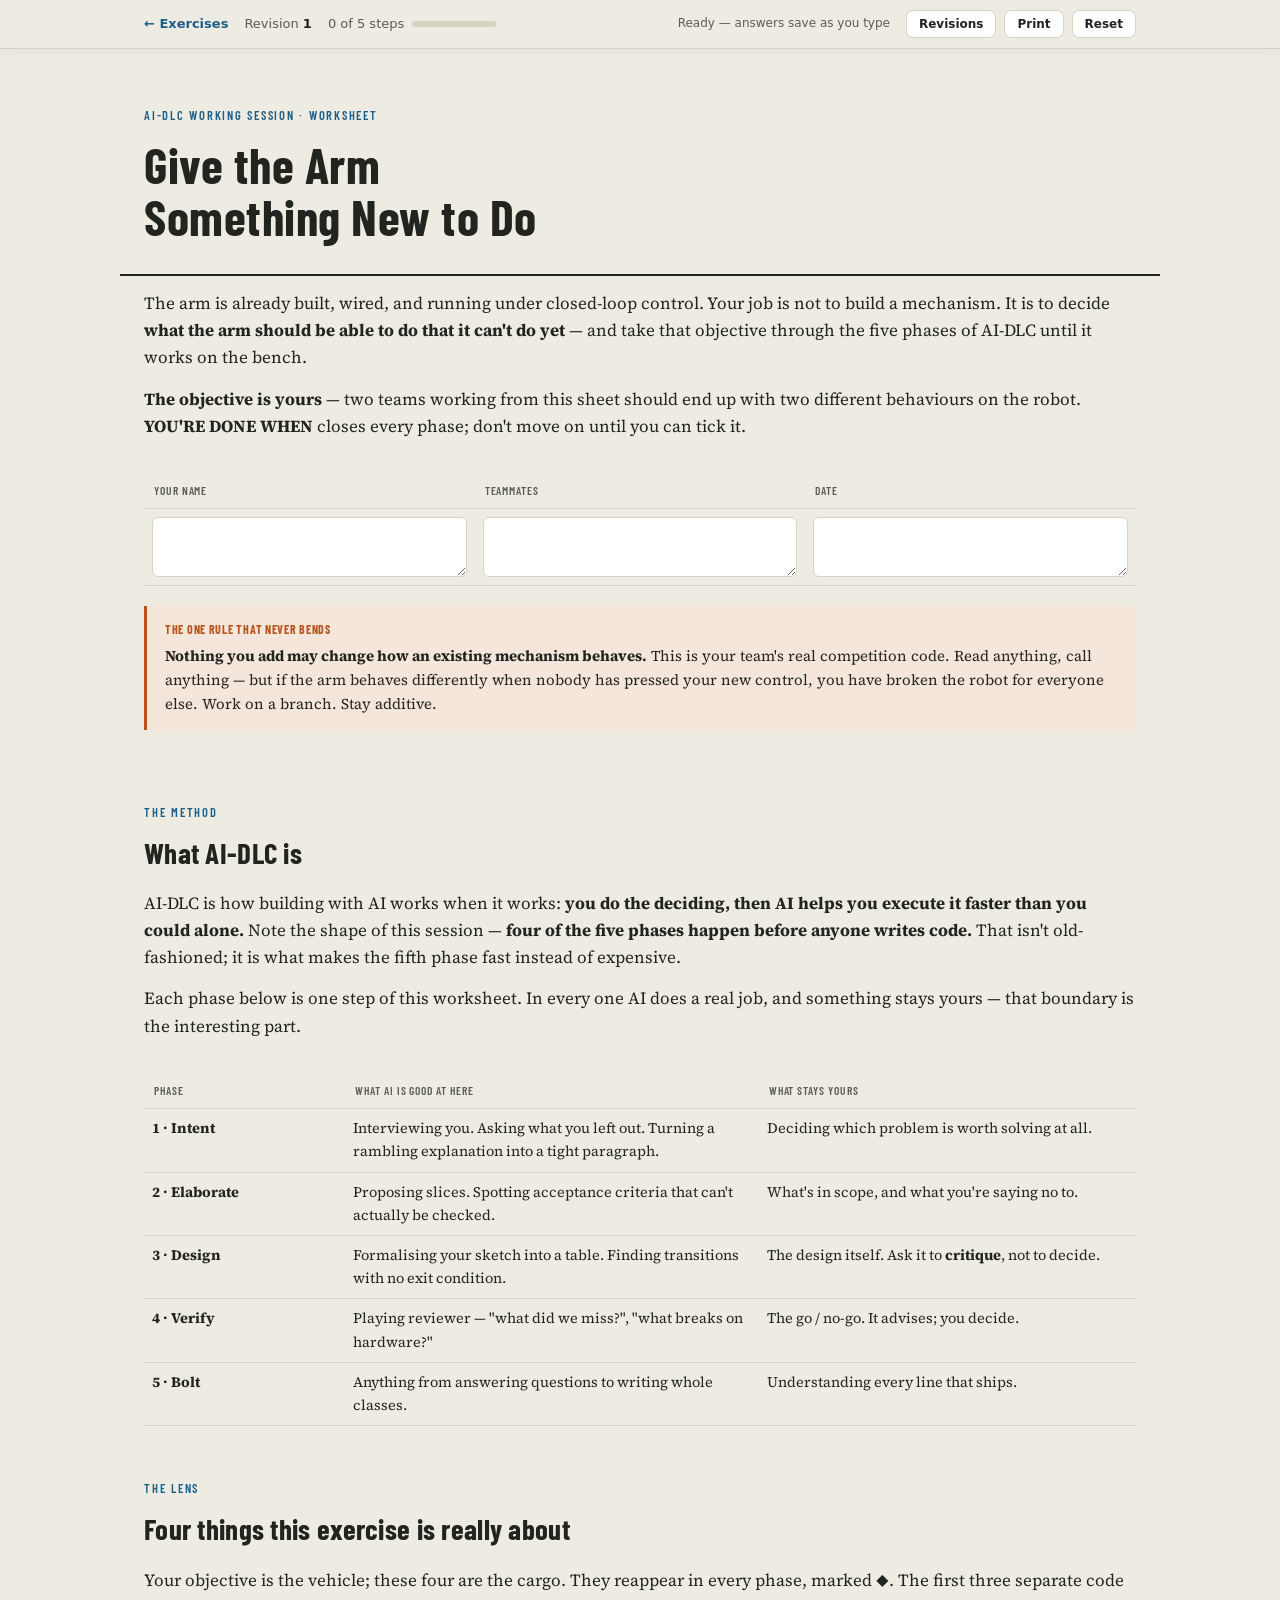
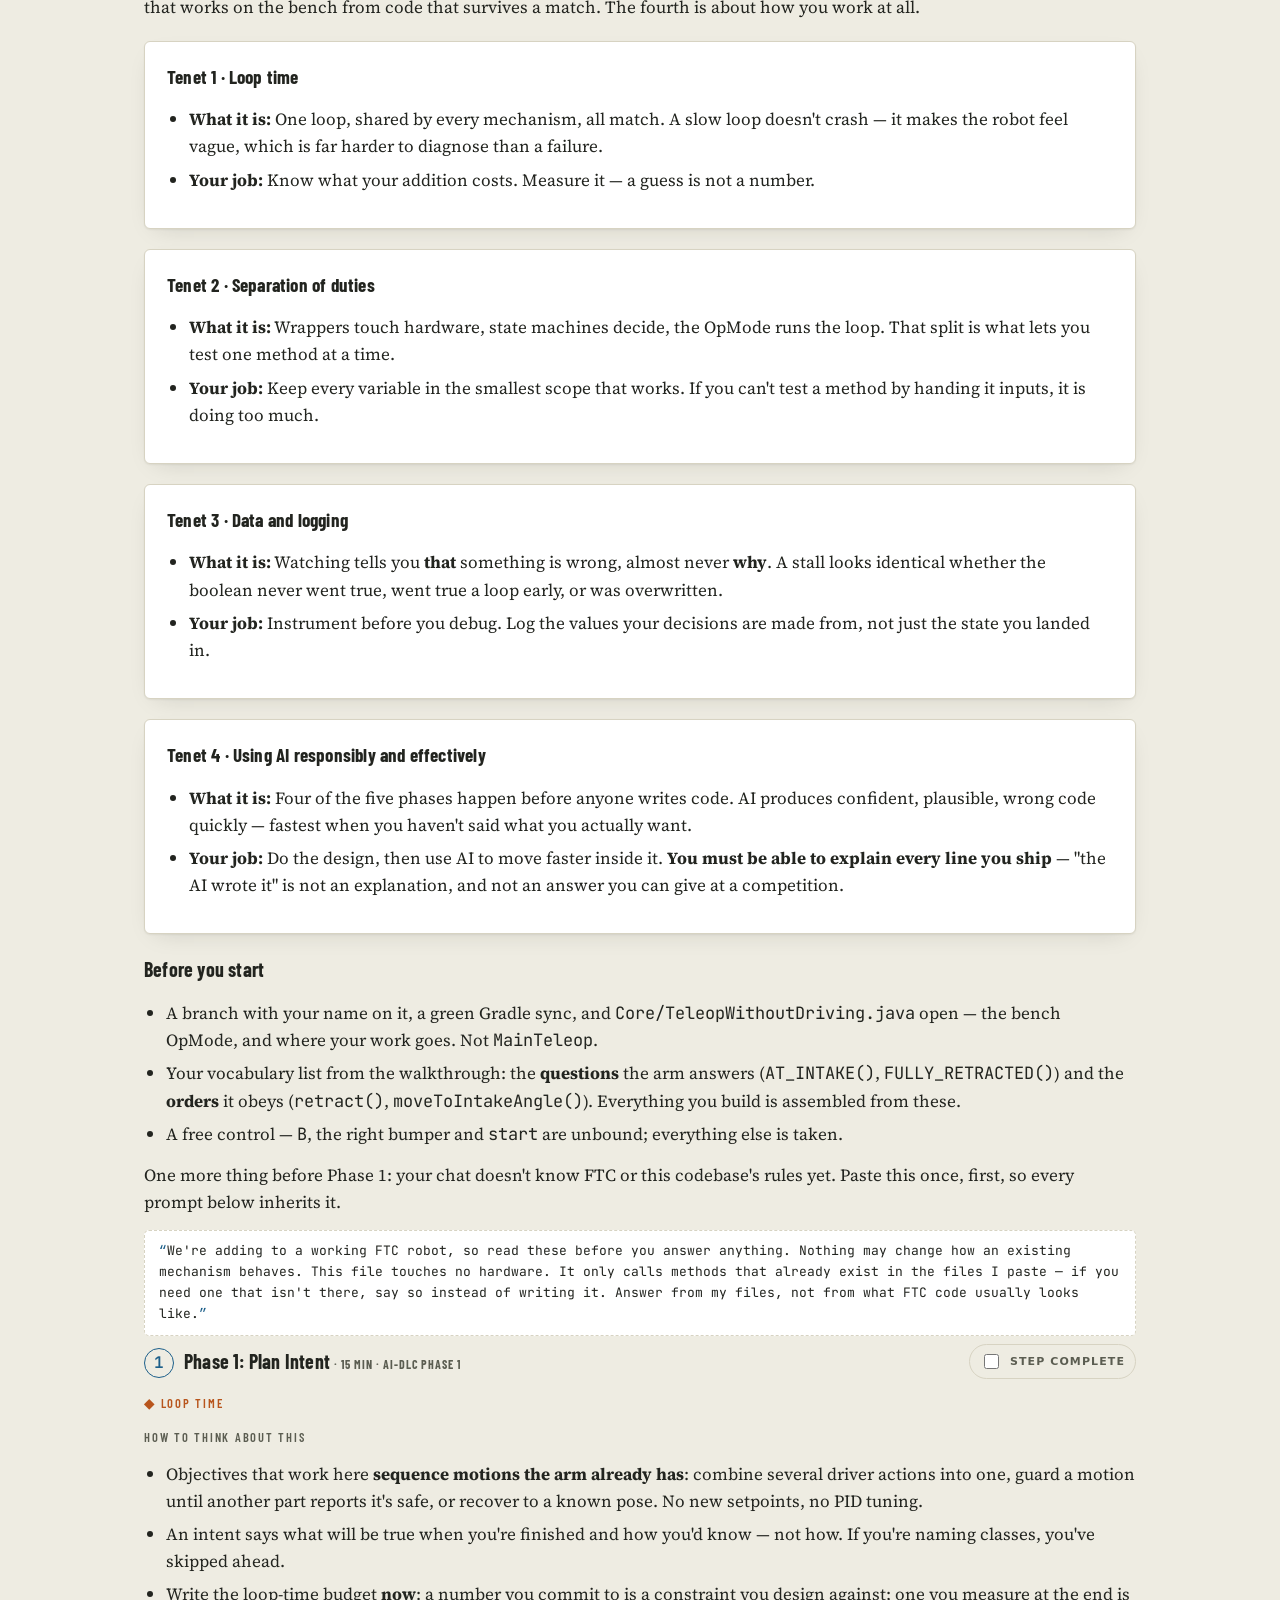
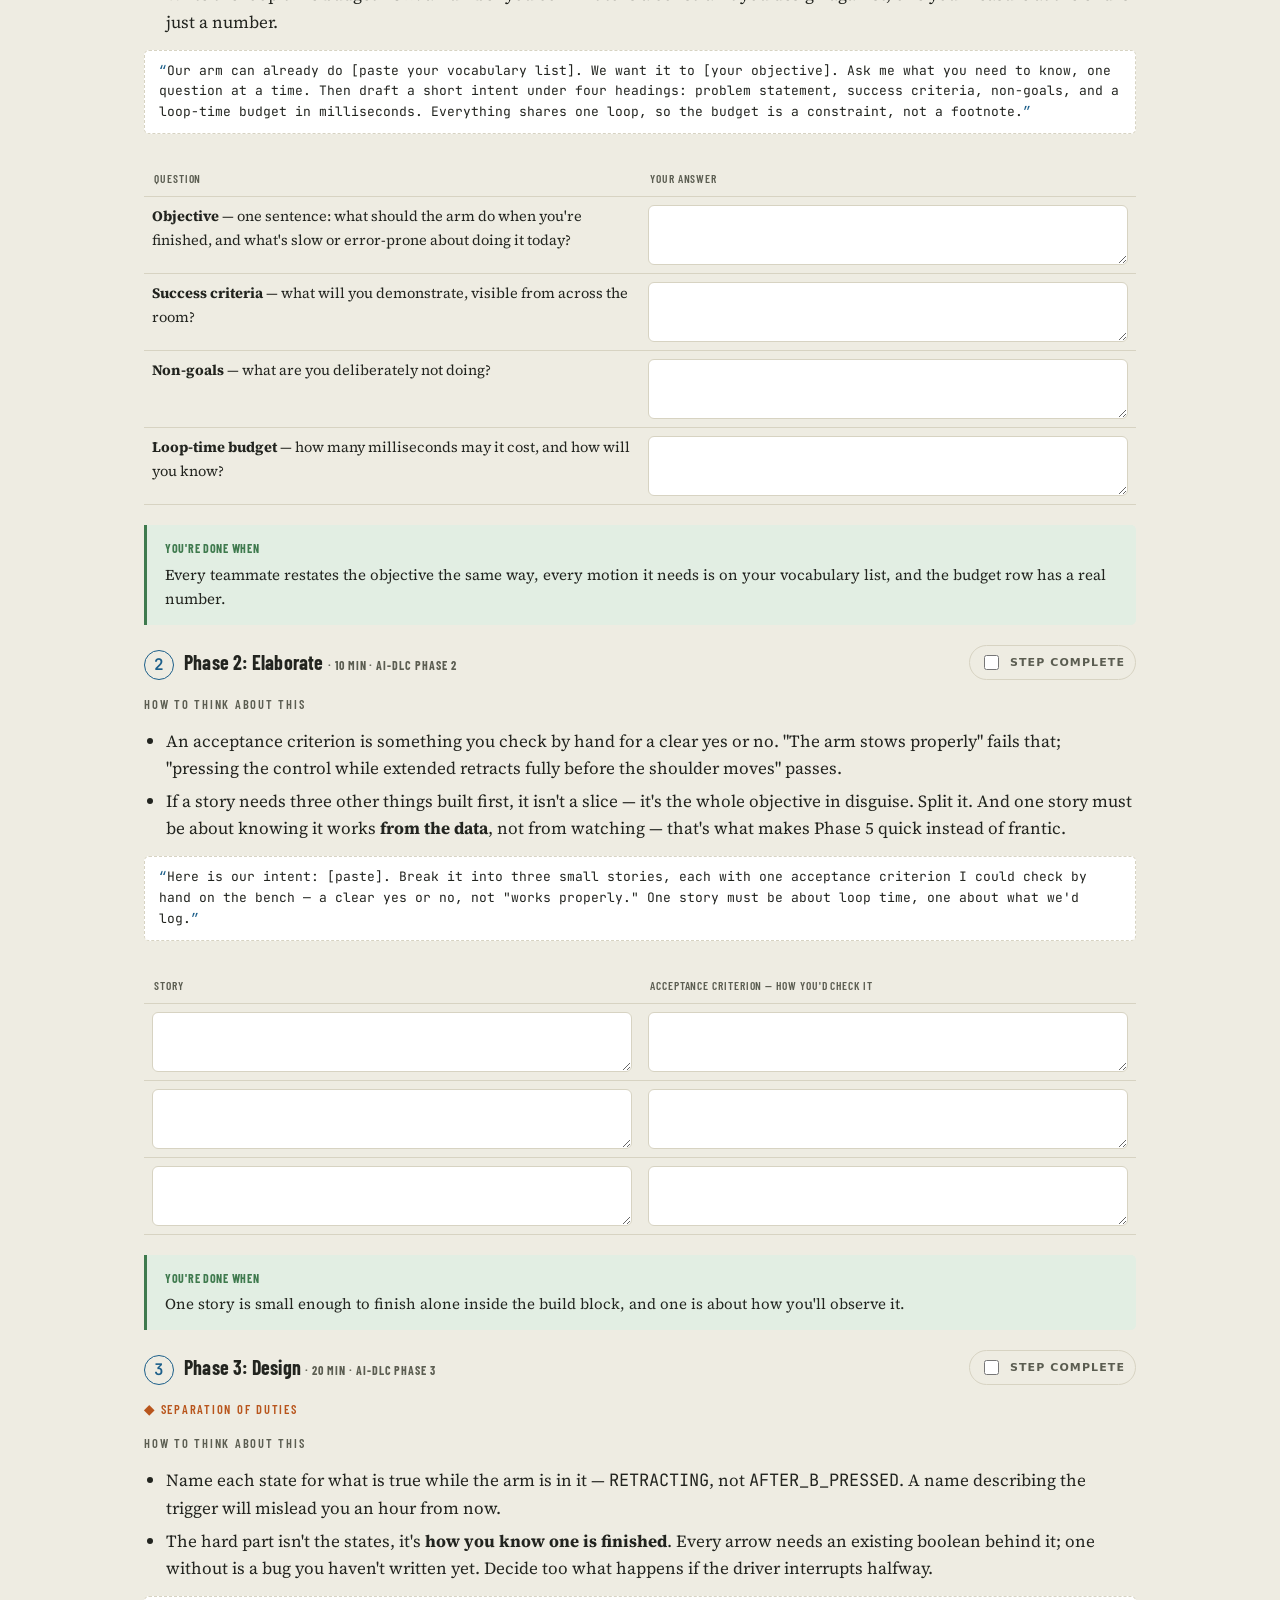
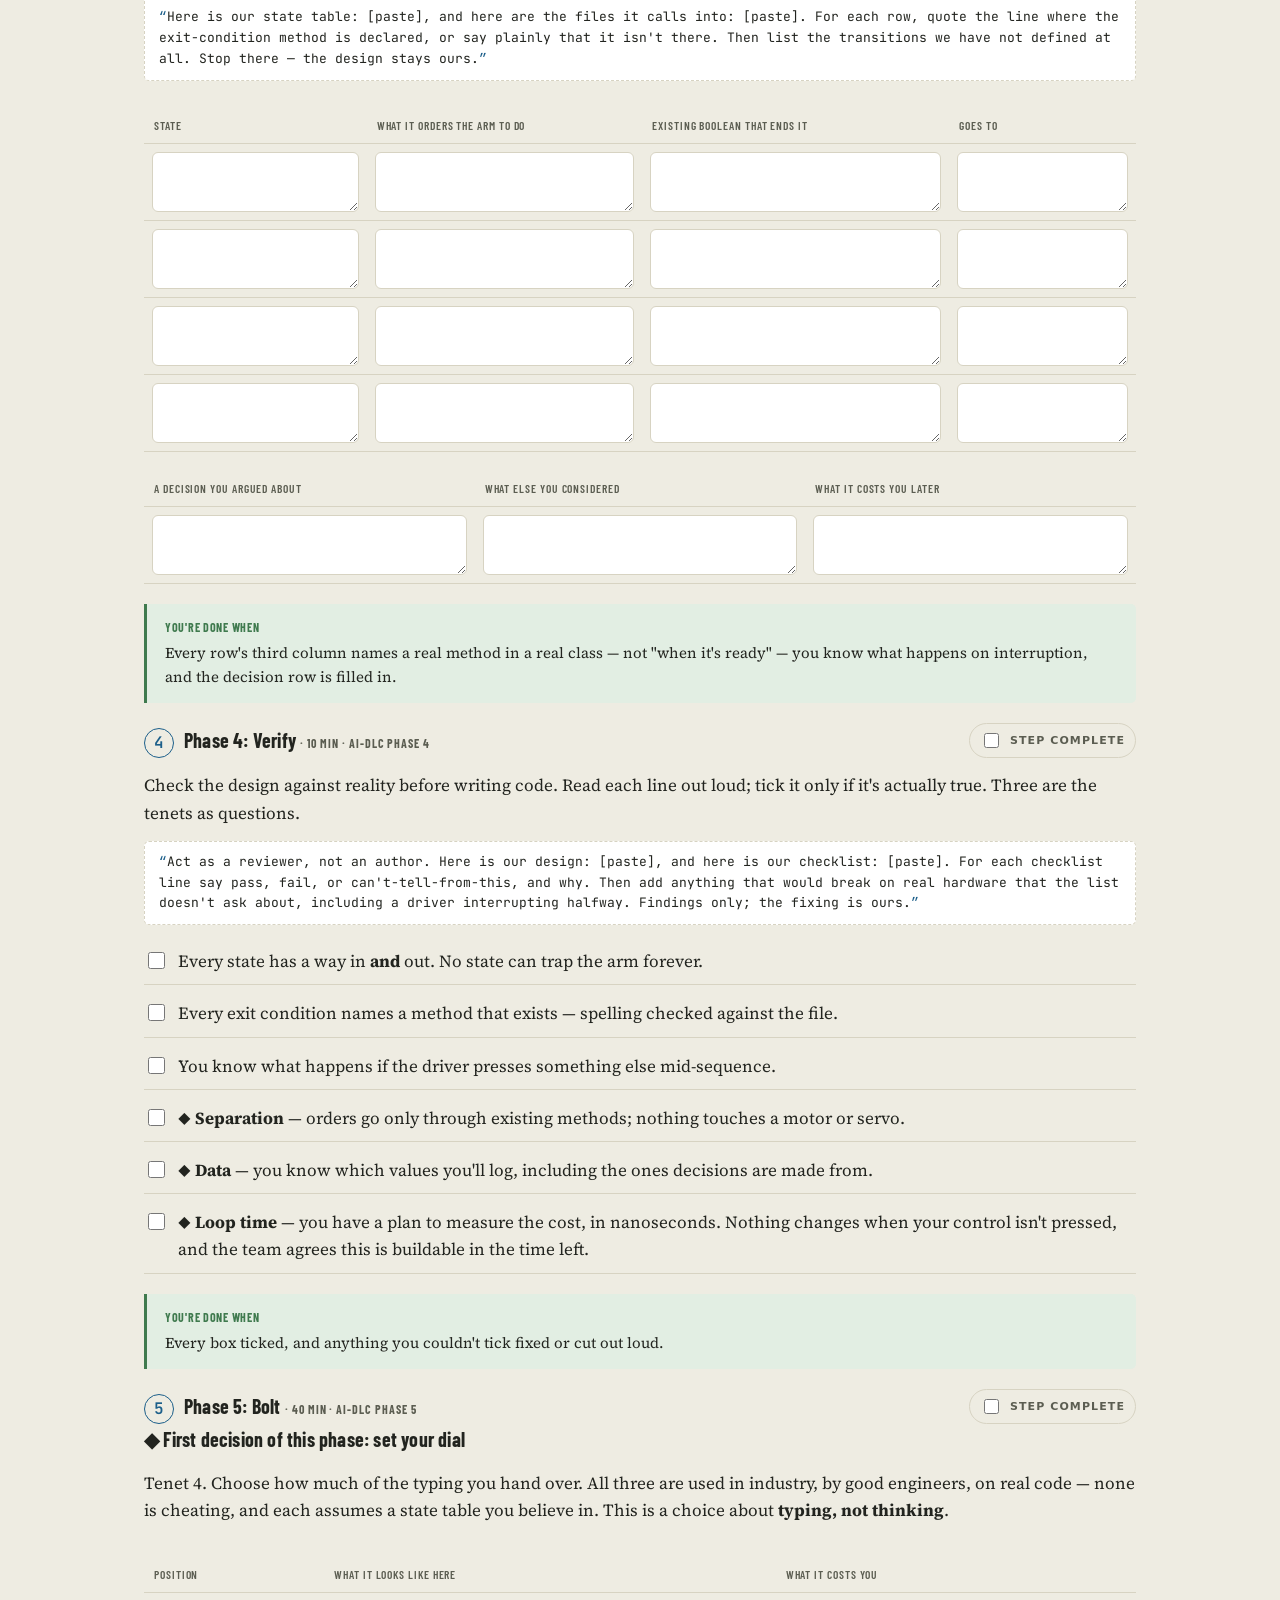
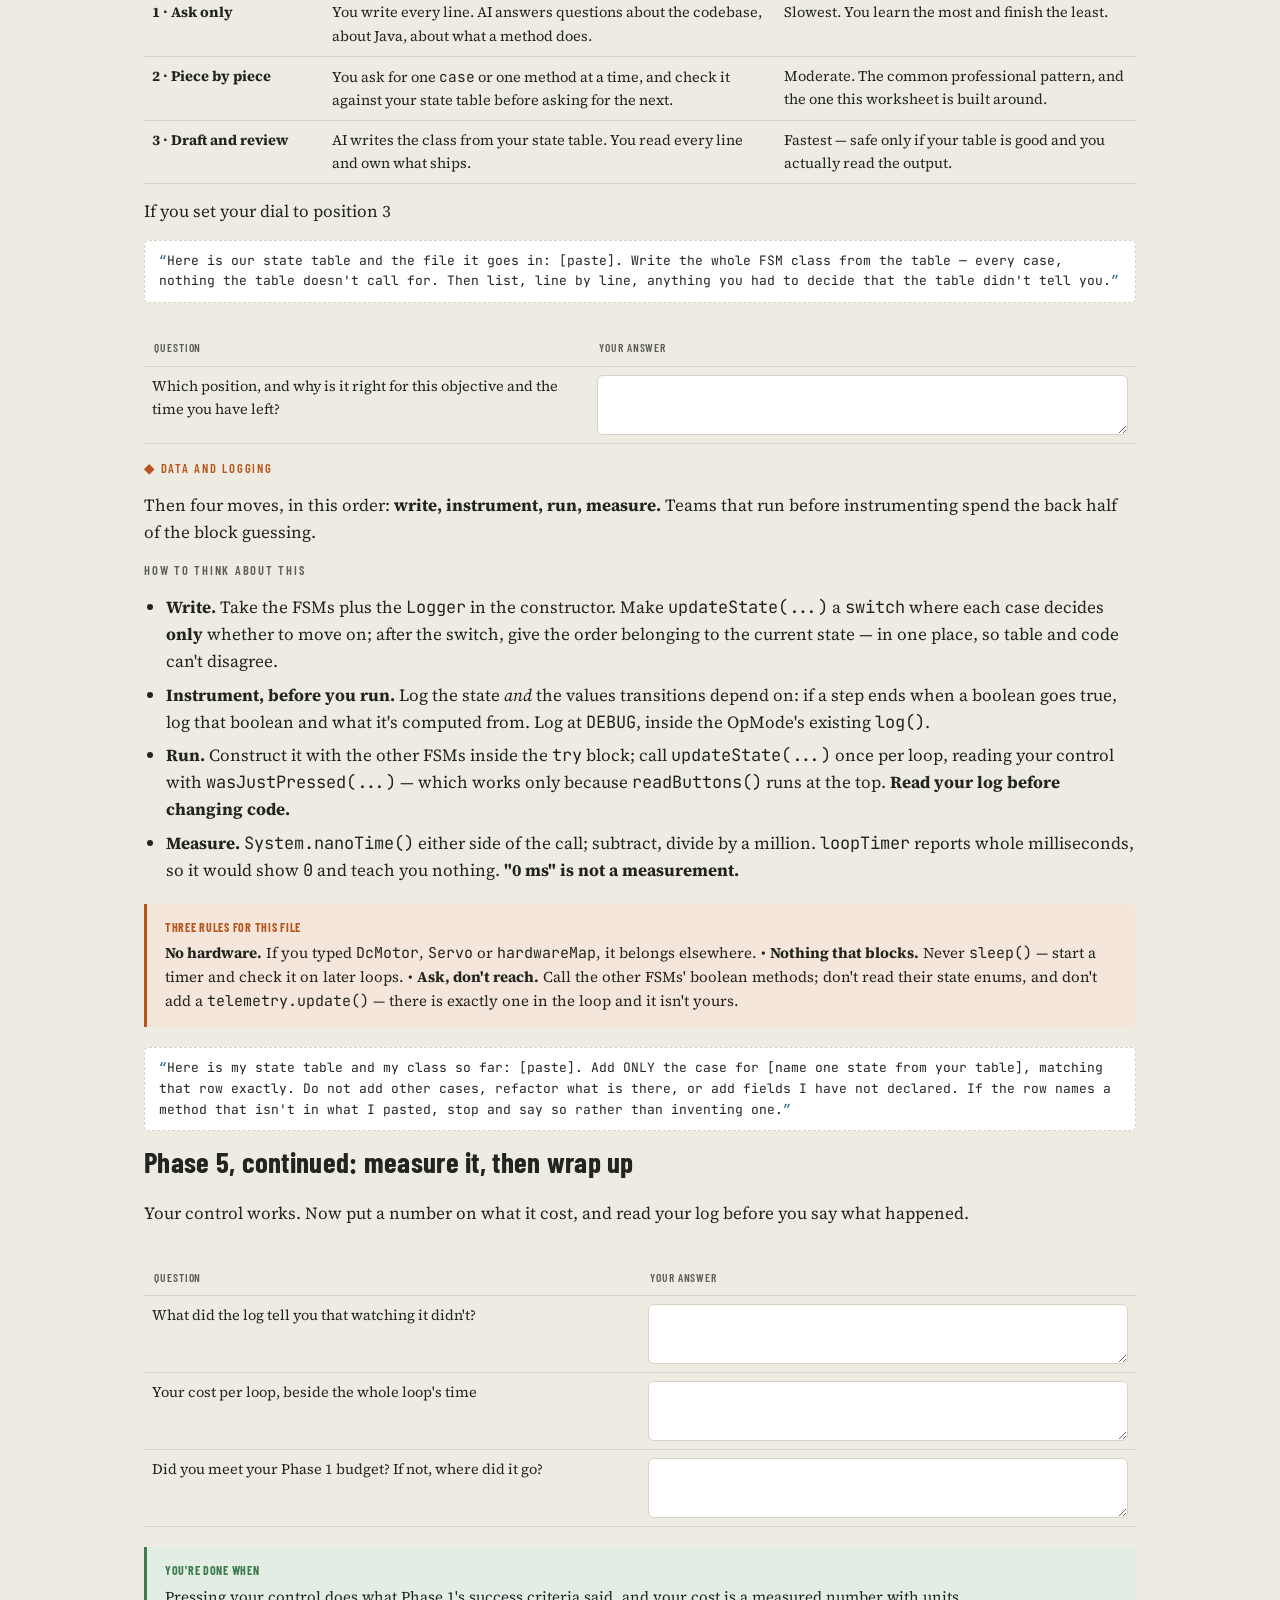
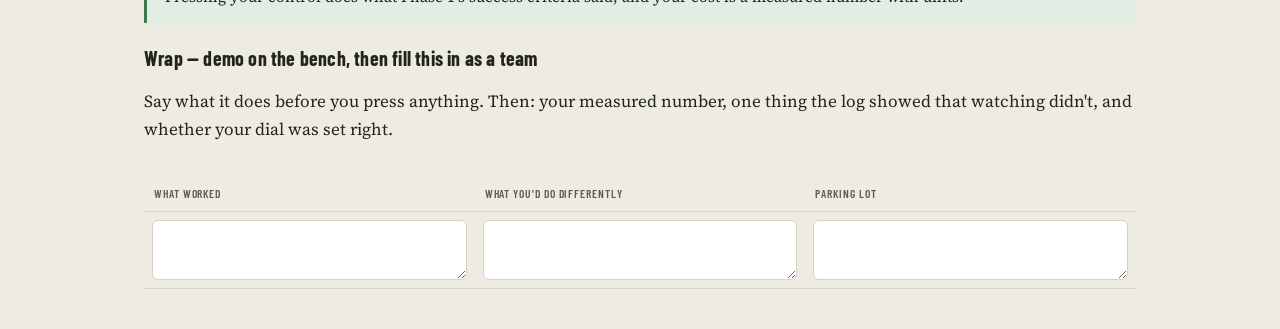
<file: docs/worksheet-arm-bolt.html>
<!doctype html>
<html lang="en"><head>
<meta charset="utf-8">
<meta name="viewport" content="width=device-width,initial-scale=1">
<title>Give the Arm Something New to Do</title>
<link rel="stylesheet" href="https://fonts.googleapis.com/css2?family=Barlow+Condensed:wght@500;600;700&family=Source+Serif+4:ital,opsz,wght@0,8..60,400;0,8..60,600;1,8..60,400&family=JetBrains+Mono:wght@400;500;600&display=swap">
<style>
  :root{
    --paper:#eeece2;
    --surface:#ffffff;
    --ink:#22241f;
    --ink-soft:#5b5d51;
    --rule:#d7d3c2;
    --accent:#1c5f8a;
    --accent-soft:#e4edf2;
    --accent-warm:#b8551c;
    --accent-warm-soft:#f4e6da;
    --code-bg:#1b1f1c;
    --code-ink:#e7e4d9;
    --code-accent:#7fc9e0;
    --code-warm:#e0a97f;
    --code-purple:#c9a6e0;
    --good:#3f7a4e;
    --good-soft:#e2eee3;
    --shadow: 0 1px 2px rgba(30,30,20,0.06), 0 8px 24px -12px rgba(30,30,20,0.18);

    /* One column width for every band of the page — masthead, quick-nav, body,
       toolbar and footer all read from these, so they can never drift apart.
       The column grows with the window and stops at --doc-max; --doc-min is the
       floor below which the page scrolls sideways rather than crushing. */
    --doc-max: 1040px;
    --doc-min: 360px;
    --doc-pad: 24px;
  }
  @media (prefers-color-scheme: dark){
    :root:not([data-theme="light"]){
      --paper:#14181a; --surface:#1b2023; --ink:#e9e7dd; --ink-soft:#a7ab9e;
      --rule:#2c332f; --accent:#6ebbe6; --accent-soft:#1e2b32;
      --accent-warm:#e2894f; --accent-warm-soft:#332419;
      --code-bg:#0d0f10; --code-ink:#d8d5c8; --code-accent:#7fc9e0; --code-warm:#e0a97f; --code-purple:#c9a6e0;
      --good:#7fbf8e; --good-soft:#1c2b20;
      --shadow: 0 1px 2px rgba(0,0,0,0.3), 0 8px 24px -12px rgba(0,0,0,0.5);
    }
  }
  :root[data-theme="dark"]{
    --paper:#14181a; --surface:#1b2023; --ink:#e9e7dd; --ink-soft:#a7ab9e;
    --rule:#2c332f; --accent:#6ebbe6; --accent-soft:#1e2b32;
    --accent-warm:#e2894f; --accent-warm-soft:#332419;
    --code-bg:#0d0f10; --code-ink:#d8d5c8; --code-accent:#7fc9e0; --code-warm:#e0a97f; --code-purple:#c9a6e0;
    --good:#7fbf8e; --good-soft:#1c2b20;
    --shadow: 0 1px 2px rgba(0,0,0,0.3), 0 8px 24px -12px rgba(0,0,0,0.5);
  }

  *{box-sizing:border-box;}
  body{
    margin:0; min-width:var(--doc-min);
    background:
      linear-gradient(var(--paper),var(--paper)),
      repeating-linear-gradient(0deg, transparent, transparent 27px, var(--rule) 27px, var(--rule) 28px);
    color:var(--ink);
    font-family:"Source Serif 4", Georgia, "Times New Roman", serif;
    font-size:17px; line-height:1.6;
    -webkit-font-smoothing:antialiased;
  }
  h1,h2,h3{
    font-family:"Barlow Condensed", "Arial Narrow", sans-serif;
    font-weight:700; letter-spacing:0.01em; text-wrap:balance; color:var(--ink); margin:0;
  }
  .eyebrow{
    font-family:"Barlow Condensed", sans-serif; font-weight:600; text-transform:uppercase;
    letter-spacing:0.14em; font-size:12.5px; color:var(--accent);
  }
  code, .mono, .tag, .kbd{ font-family:"JetBrains Mono", ui-monospace, Menlo, monospace; }
  a{ color:var(--accent); text-decoration-thickness:1px; text-underline-offset:2px; }
  a:focus-visible, button:focus-visible, summary:focus-visible{ outline:2px solid var(--accent); outline-offset:2px; }

  .wrap{ max-width:var(--doc-max); margin:0 auto; padding:0 var(--doc-pad) 40px; }
  .wide{ max-width:var(--doc-max); margin:0 auto; padding:0 var(--doc-pad); }

  .masthead{ max-width:var(--doc-max); margin:0 auto; padding:56px var(--doc-pad) 32px; border-bottom:2px solid var(--ink); }
  .masthead .eyebrow{ margin-bottom:14px; display:block; }
  .masthead h1{ font-size:clamp(32px,5vw,50px); line-height:1.03; max-width:19ch; }
  .masthead p.dek{ font-family:"Source Serif 4", serif; font-size:18.5px; color:var(--ink-soft); max-width:56ch; margin-top:14px; }
  .meta-row{ display:flex; flex-wrap:wrap; gap:10px; margin-top:24px; }
  .meta-chip{
    font-family:"Barlow Condensed", sans-serif; font-weight:600; font-size:13.5px; letter-spacing:0.03em;
    border:1px solid var(--rule); background:var(--surface); color:var(--ink-soft); padding:6px 12px; border-radius:3px;
  }
  .meta-chip b{ color:var(--ink); font-weight:700; }
  .doc-switch{
    display:flex; gap:0; margin-top:26px; border:1px solid var(--ink); border-radius:4px; overflow:hidden; width:fit-content;
    font-family:"Barlow Condensed",sans-serif; font-weight:700; font-size:14px; letter-spacing:0.02em;
  }
  .doc-switch span{ padding:9px 18px; }
  .doc-switch .active{ background:var(--ink); color:var(--paper); }
  .doc-switch .inactive{ color:var(--ink-soft); }

  nav.quicknav{
    max-width:var(--doc-max); margin:0 auto; padding:14px var(--doc-pad); display:flex; flex-wrap:wrap; gap:4px 18px;
    border-bottom:1px solid var(--rule); font-family:"Barlow Condensed", sans-serif; font-weight:600; letter-spacing:0.02em; font-size:14px;
  }
  nav.quicknav a{ color:var(--ink-soft); text-decoration:none; white-space:nowrap; }
  nav.quicknav a:hover{ color:var(--accent); }
  nav.quicknav span.num{ color:var(--accent); font-family:"JetBrains Mono",monospace; font-size:12px; margin-right:3px;}

  section{ padding-top:52px; }
  section > .eyebrow{ display:block; margin-bottom:8px; }
  section h2{ font-size:29px; margin-bottom:14px; }
  section h2 .phase-no, section h3 .phase-no{
    display:inline-block; font-family:"JetBrains Mono",monospace; font-size:16px; font-weight:600; color:var(--accent);
    border:1px solid var(--accent); border-radius:50%; width:30px;height:30px; line-height:28px; text-align:center;
    margin-right:10px; vertical-align:middle;
  }
  p{ margin:14px 0; } ul, ol{ padding-left:1.3em; margin:14px 0; } li{ margin:6px 0; }
  .lede{ font-size:19px; color:var(--ink-soft); }

  .timeline{
    display:flex; width:100%; border-radius:4px; overflow:hidden; border:1px solid var(--rule); box-shadow:var(--shadow);
    font-family:"Barlow Condensed",sans-serif;
  }
  .timeline .seg{ display:flex; flex-direction:column; justify-content:center; padding:10px 8px; min-width:0; border-right:1px solid rgba(0,0,0,0.12); color:#fff; }
  .timeline .seg:last-child{ border-right:none; }
  .timeline .seg .t{ font-family:"JetBrains Mono",monospace; font-size:11px; opacity:0.85; }
  .timeline .seg .n{ font-weight:700; font-size:13px; letter-spacing:0.01em; white-space:nowrap; overflow:hidden; text-overflow:ellipsis; }
  .seg.c1{ background:#3c5a6b; } .seg.c2{ background:#1c5f8a; } .seg.c3{ background:#2c7593; }
  .seg.c4{ background:#48505a; } .seg.c5{ background:#b8551c; } .seg.c6{ background:#1c5f8a; } .seg.c7{ background:#5b5d51;}

  table.agenda{ width:100%; table-layout:fixed; border-collapse:collapse; margin-top:18px; font-size:14.5px;}
  /* Below this the columns stop being usable, so .table-scroll takes over.
     Answer tables need a per-column floor wide enough to actually type in;
     read-only tables only need to stay legible. */
  .table-scroll > table.agenda{ min-width:520px; }
  .table-scroll > table.agenda.ix{ min-width:calc(var(--ncol,2) * 180px); }
  table.agenda th, table.agenda td{ text-align:left; padding:9px 10px; border-bottom:1px solid var(--rule); vertical-align:top; overflow-wrap:break-word;}
  /* Fixed layout can't widen a column for a long method name, so let it wrap. */
  table.agenda code{ overflow-wrap:anywhere; }
  table.agenda th{ font-family:"Barlow Condensed",sans-serif; text-transform:uppercase; font-size:11.5px; letter-spacing:0.08em; color:var(--ink-soft); font-weight:600;}
  table.agenda td.time{ font-family:"JetBrains Mono",monospace; font-size:13px; white-space:nowrap; color:var(--ink-soft);}
  .table-scroll{ overflow-x:auto; }

  .panel{ background:var(--surface); border:1px solid var(--rule); border-radius:6px; padding:20px 22px; box-shadow:var(--shadow); margin:20px 0; }
  .panel h3{ font-size:19px; margin-bottom:8px; }
  .two-col{ display:grid; grid-template-columns:1fr 1fr; gap:16px; }
  .three-col{ display:grid; grid-template-columns:repeat(3,1fr); gap:14px; }
  @media (max-width:680px){ .two-col,.three-col{ grid-template-columns:1fr; } }

  .callout{ border-left:3px solid var(--accent); background:var(--accent-soft); padding:14px 18px; border-radius:0 5px 5px 0; margin:20px 0; font-size:15px; }
  .callout.warn{ border-left-color:var(--accent-warm); background:var(--accent-warm-soft); }
  .callout.good{ border-left-color:var(--good); background:var(--good-soft); }
  .callout .label{ font-family:"Barlow Condensed",sans-serif; font-weight:700; text-transform:uppercase; letter-spacing:0.06em; font-size:12px; color:var(--accent); display:block; margin-bottom:4px;}
  .callout.warn .label{ color:var(--accent-warm); }
  .callout.good .label{ color:var(--good); }

  .prompt{ font-family:"JetBrains Mono",monospace; font-size:13px; background:var(--surface); border:1px dashed var(--rule); border-radius:5px; padding:10px 14px; margin:8px 0; color:var(--ink); }
  .prompt::before{ content:"\201C"; color:var(--accent); }
  .prompt::after{ content:"\201D"; color:var(--accent); }

  .diagram-frame{ background:var(--surface); border:1px solid var(--rule); border-radius:6px; padding:18px 10px 8px; box-shadow:var(--shadow); overflow-x:auto; }
  .diagram-frame svg{ display:block; min-width:760px; width:100%; height:auto; }
  .st-box{ fill:var(--surface); stroke:var(--ink); stroke-width:1.5; }
  .st-box.transient{ stroke-dasharray:4 3; stroke:var(--accent-warm); }
  .st-label{ font-family:"Barlow Condensed",sans-serif; font-weight:700; font-size:15px; fill:var(--ink); }
  .st-sub{ font-family:"JetBrains Mono",monospace; font-size:9.5px; fill:var(--ink-soft); }
  .st-arrow{ stroke:var(--accent); stroke-width:1.6; fill:none; }
  .st-arrow.back{ stroke:var(--accent-warm); }
  .st-edge-label{ font-family:"JetBrains Mono",monospace; font-size:10.5px; fill:var(--ink-soft); }

  table.states{ width:100%; border-collapse:collapse; font-size:14px; margin-top:8px;}
  table.states th, table.states td{ padding:8px 10px; border-bottom:1px solid var(--rule); text-align:left;}
  table.states th{ font-family:"Barlow Condensed",sans-serif; text-transform:uppercase; font-size:11px; letter-spacing:0.06em; color:var(--ink-soft);}
  table.states td.st-name{ font-family:"JetBrains Mono",monospace; font-weight:600; }
  table.states tr.transient td.st-name{ color:var(--accent-warm); }

  pre{
    background:var(--code-bg); color:var(--code-ink); border-radius:6px; padding:18px 20px; overflow-x:auto;
    font-family:"JetBrains Mono",monospace; font-size:12.6px; line-height:1.55; box-shadow:var(--shadow); margin:16px 0;
  }
  pre .kw{ color:var(--code-accent); } pre .cm{ color:#8a9187; font-style:italic; } pre .st{ color:var(--code-warm); } pre .an{ color:var(--code-purple); }
  .file-tag{
    font-family:"JetBrains Mono",monospace; font-size:11.5px; color:var(--ink-soft); background:var(--accent-soft);
    display:inline-block; padding:3px 9px; border-radius:3px; margin-bottom:-8px; position:relative; top:8px; z-index:1;
  }

  .checklist{ list-style:none; padding-left:0; margin:14px 0; }
  .checklist li{ position:relative; padding:9px 0 9px 30px; border-bottom:1px solid var(--rule); }
  .checklist li::before{ content:""; position:absolute; left:0; top:12px; width:18px; height:18px; box-sizing:border-box; border:1.5px solid var(--ink-soft); border-radius:4px; }

  .roles{ display:flex; flex-wrap:wrap; gap:10px; margin:16px 0; }
  .role{ font-family:"Barlow Condensed",sans-serif; font-weight:600; font-size:13.5px; background:var(--surface); border:1px solid var(--rule); border-radius:20px; padding:6px 14px; color:var(--ink-soft); }
  .role b{ color:var(--ink); }

  .archmap{ width:100%; border-collapse:collapse; font-size:13.5px; margin-top:10px; }
  .archmap th, .archmap td{ padding:8px 9px; border-bottom:1px solid var(--rule); text-align:left; vertical-align:top; }
  .archmap th{ font-family:"Barlow Condensed",sans-serif; text-transform:uppercase; font-size:10.5px; letter-spacing:0.05em; color:var(--ink-soft); }
  .archmap td.f{ font-family:"JetBrains Mono",monospace; font-size:12px; }

  .techcard{ background:var(--surface); border:1px solid var(--rule); border-radius:6px; padding:16px 18px; box-shadow:var(--shadow); }
  .techcard .n{ font-family:"JetBrains Mono",monospace; font-size:11px; color:var(--accent); }
  .techcard h4{ font-family:"Barlow Condensed",sans-serif; font-weight:700; font-size:16.5px; margin:4px 0 6px; }
  .techcard p{ font-size:14px; margin:0; color:var(--ink-soft); }

  hr.rule{ border:none; border-top:1px solid var(--rule); margin:52px 0 0; }
  footer{ max-width:var(--doc-max); margin:0 auto; padding:40px var(--doc-pad) 60px; color:var(--ink-soft); font-size:14px; }
  footer a{ color:var(--ink-soft); }
  footer h3{ font-size:15px; color:var(--ink); margin-bottom:10px; }
  @media (max-width:620px){
    :root{ --doc-pad:16px; }
    body{ font-size:16px; }
    .masthead{ padding-top:36px; }
  }

  ::selection{ background:var(--accent); color:var(--surface); }
</style>
<style>
/* ============================================================
   worksheet.css — the interactive layer: toolbar, fields, print.
   Loaded on top of artifact.css, which owns the document styling.
   ============================================================ */

body { margin: 0; }

/* ---------- toolbar ---------- */
.ws-bar {
  position: sticky; top: 0; z-index: 50;
  background: var(--paper, #fff);
  border-bottom: 1px solid var(--rule, #d5dae1);
  box-shadow: 0 1px 12px rgba(16, 24, 40, .06);
}
.ws-bar-in {
  max-width: var(--doc-max, 1040px); margin: 0 auto; padding: 10px var(--doc-pad, 24px);
  display: flex; align-items: center; gap: 16px; flex-wrap: wrap;
  font: 500 13px/1.3 "Trebuchet MS", system-ui, sans-serif;
}
.ws-home { color: var(--accent, #1f5d4c); text-decoration: none; font-weight: 700; white-space: nowrap; }
.ws-home:hover { text-decoration: underline; }
.ws-rev { color: var(--ink-soft, #5c6675); white-space: nowrap; }
.ws-rev b { color: var(--ink, #1f2937); }

.ws-progress { display: flex; align-items: center; gap: 8px; color: var(--ink-soft, #5c6675); white-space: nowrap; }
.ws-meter { display: block; width: 84px; height: 6px; border-radius: 99px; background: var(--rule, #d5dae1); overflow: hidden; }
.ws-meter i { display: block; height: 100%; width: 0; background: var(--accent, #1f5d4c); transition: width .25s ease; }

.ws-status { margin-left: auto; color: var(--ink-soft, #5c6675); font-size: 12px; white-space: nowrap; }
.ws-status.ok { color: var(--accent, #1f5d4c); }
.ws-status.warn { color: var(--accent-warm, #8a5d10); font-weight: 700; }

.ws-actions { display: flex; gap: 8px; }
.ws-btn {
  font: 600 12px/1 "Trebuchet MS", system-ui, sans-serif;
  padding: 7px 12px; border-radius: 7px; cursor: pointer;
  border: 1px solid var(--rule, #d5dae1); background: var(--surface, #fff); color: var(--ink, #1f2937);
}
.ws-btn:hover { border-color: var(--accent, #1f5d4c); color: var(--accent, #1f5d4c); }
.ws-btn.is-open { background: var(--accent-soft, #eaf2ee); border-color: var(--accent, #1f5d4c); color: var(--accent, #1f5d4c); }
.ws-btn.danger:hover { border-color: #a33; color: #a33; }
.ws-btn.small { padding: 5px 10px; }
.ws-btn:focus-visible, .ws-field:focus-visible, input[type=checkbox]:focus-visible {
  outline: 2px solid var(--accent, #1f5d4c); outline-offset: 2px;
}

.ws-panel, .ws-note {
  max-width: var(--doc-max, 1040px); margin: 0 auto; padding: 14px var(--doc-pad, 24px) 18px;
  border-top: 1px solid var(--rule, #d5dae1);
  font: 400 13px/1.5 "Trebuchet MS", system-ui, sans-serif; color: var(--ink, #1f2937);
}
.ws-note { background: var(--accent-soft, #eaf2ee); }
.ws-note.warn { background: var(--accent-warm-soft, #fbf2df); color: var(--accent-warm, #8a5d10); }
.ws-empty { margin: 0 0 10px; color: var(--ink-soft, #5c6675); }
.ws-revs { list-style: none; margin: 0; padding: 0; display: grid; gap: 8px; }
.ws-revs li {
  display: flex; align-items: center; gap: 12px; flex-wrap: wrap;
  padding: 10px 12px; border: 1px solid var(--rule, #d5dae1); border-radius: 8px; background: var(--surface, #fff);
}
.r-n { font-weight: 700; }
.r-m { color: var(--ink-soft, #5c6675); font-size: 12px; }
.ws-revs li .ws-btn { margin-left: auto; }

/* ---------- fields ---------- */
.ws-field {
  display: block; width: 100%; box-sizing: border-box;
  min-height: 44px; padding: 8px 10px; resize: vertical; overflow-y: auto;
  font: 400 15px/1.45 Georgia, "Times New Roman", serif; color: var(--ink, #1f2937);
  background: var(--surface, #fcfdfd); border: 1px solid var(--rule, #d5dae1); border-radius: 6px;
}
.ws-field:focus { background: var(--surface, #fff); border-color: var(--accent, #1f5d4c); }
.ws-field::placeholder { color: #9aa3ae; }

table.agenda.ix td { vertical-align: top; padding: 8px; }

/* artifact.css draws a square via ::before for the printed checklist; the
   interactive page has a real checkbox, so drop the drawn one. */
.checklist li.ix { list-style: none; margin-left: 0; padding-left: 0; }
.checklist li.ix::before { content: none; }
.checklist li.ix label { display: flex; gap: 10px; align-items: flex-start; cursor: pointer; }
.checklist li.ix input { margin-top: 4px; flex: none; width: 17px; height: 17px; accent-color: var(--accent, #1f5d4c); }
.checklist li.ix input:checked + span { color: var(--ink-soft, #5c6675); }

.step-head { display: flex; align-items: baseline; gap: 16px; flex-wrap: wrap; }
.step-head h3 { flex: 1 1 auto; }
.step-done {
  display: flex; gap: 8px; align-items: center; cursor: pointer; white-space: nowrap;
  font: 700 11px/1 "Trebuchet MS", system-ui, sans-serif; letter-spacing: .1em; text-transform: uppercase;
  color: var(--ink-soft, #5c6675); padding: 6px 10px; border: 1px solid var(--rule, #d5dae1); border-radius: 99px;
}
.step-done input { width: 15px; height: 15px; accent-color: var(--accent, #1f5d4c); }
.step-head.is-done .step-done { color: var(--accent, #1f5d4c); border-color: var(--accent, #1f5d4c); background: var(--accent-soft, #eaf2ee); }

.sketch { border: 1px dashed var(--rule, #d5dae1); border-radius: 8px; padding: 14px; margin: 18px 0; }
.sketch .label { display: block; font-size: 13px; color: var(--ink-soft, #5c6675); margin-bottom: 10px; }

/* ---------- print ---------- */
@media print {
  .ws-bar { display: none !important; }
  .ws-field { border: none; border-bottom: 1px solid #bbb; border-radius: 0; background: none; min-height: 0; }
  .step-done { border: none; padding: 0; }
  article, .wrap, .masthead, footer { max-width: none; }
  .table-scroll { overflow-x: visible; }
  .table-scroll > table.agenda { min-width: 0; }
}

@media (max-width: 620px) {
  .ws-bar-in { gap: 10px; }
  .ws-status { margin-left: 0; width: 100%; order: 9; }
  .ws-progress .ws-meter { width: 56px; }
}
</style>

</head><body>

<div class="ws-bar" role="region" aria-label="Worksheet controls">
  <div class="ws-bar-in">
    <a class="ws-home" href="index.html" title="All exercises">&#8592; Exercises</a>
    <span class="ws-rev">Revision <b id="ws-rev">1</b></span>
    <span class="ws-progress"><span id="ws-progress-text">0 of 0 steps</span>
      <span class="ws-meter"><i id="ws-meter-fill"></i></span></span>
    <span class="ws-status" id="ws-status" aria-live="polite">Ready</span>
    <span class="ws-actions">
      <button type="button" id="ws-history-btn" class="ws-btn">Revisions</button>
      <button type="button" id="ws-print-btn" class="ws-btn">Print</button>
      <button type="button" id="ws-reset-btn" class="ws-btn danger">Reset</button>
    </span>
  </div>
  <div class="ws-panel" id="ws-history" hidden></div>
  <div class="ws-note" id="ws-note" hidden></div>
</div>
<article>
  <header class="masthead">
    <span class="eyebrow">AI-DLC WORKING SESSION · WORKSHEET</span>
    <h1>Give the Arm Something New to Do</h1>
  </header>
  <div class="wrap">
      <p>The arm is already built, wired, and running under closed-loop control. Your job is not to build a mechanism. It is to decide <b>what the arm should be able to do that it can't do yet</b> — and take that objective through the five phases of AI-DLC until it works on the bench.</p>
      <p><b>The objective is yours</b> — two teams working from this sheet should end up with two different behaviours on the robot. <b>YOU'RE DONE WHEN</b> closes every phase; don't move on until you can tick it.</p>
      <div class="table-scroll">
      <table class="agenda ix" style="--ncol:3">
        <colgroup><col style="width:33.33%"><col style="width:33.33%"><col style="width:33.33%"></colgroup>
        <tr><th>Your name</th><th>Teammates</th><th>Date</th></tr>
        <tr><td><textarea class="ws-field" data-field="s0-t1r0c0" rows="2" aria-label="answer" spellcheck="true"></textarea></td><td><textarea class="ws-field" data-field="s0-t1r0c1" rows="2" aria-label="answer" spellcheck="true"></textarea></td><td><textarea class="ws-field" data-field="s0-t1r0c2" rows="2" aria-label="answer" spellcheck="true"></textarea></td></tr>
      </table>
      </div>
      <div class="callout warn"><span class="label">The one rule that never bends</span><b>Nothing you add may change how an existing mechanism behaves.</b> This is your team's real competition code. Read anything, call anything — but if the arm behaves differently when nobody has pressed your new control, you have broken the robot for everyone else. Work on a branch. Stay additive.</div>
    <section>
      <span class="eyebrow">The method</span>
      <h2>What AI-DLC is</h2>
      <p>AI-DLC is how building with AI works when it works: <b>you do the deciding, then AI helps you execute it faster than you could alone.</b> Note the shape of this session — <b>four of the five phases happen before anyone writes code.</b> That isn't old-fashioned; it is what makes the fifth phase fast instead of expensive.</p>
      <p>Each phase below is one step of this worksheet. In every one AI does a real job, and something stays yours — that boundary is the interesting part.</p>
      <div class="table-scroll">
      <table class="agenda ix" style="--ncol:3">
        <colgroup><col style="width:20.30%"><col style="width:41.67%"><col style="width:38.03%"></colgroup>
        <tr><th>Phase</th><th>What AI is good at here</th><th>What stays yours</th></tr>
        <tr><td><b>1 · Intent</b></td><td>Interviewing you. Asking what you left out. Turning a rambling explanation into a tight paragraph.</td><td>Deciding which problem is worth solving at all.</td></tr>
        <tr><td><b>2 · Elaborate</b></td><td>Proposing slices. Spotting acceptance criteria that can't actually be checked.</td><td>What's in scope, and what you're saying no to.</td></tr>
        <tr><td><b>3 · Design</b></td><td>Formalising your sketch into a table. Finding transitions with no exit condition.</td><td>The design itself. Ask it to <b>critique</b>, not to decide.</td></tr>
        <tr><td><b>4 · Verify</b></td><td>Playing reviewer — "what did we miss?", "what breaks on hardware?"</td><td>The go / no-go. It advises; you decide.</td></tr>
        <tr><td><b>5 · Bolt</b></td><td>Anything from answering questions to writing whole classes.</td><td>Understanding every line that ships.</td></tr>
      </table>
      </div>
    </section>
    <section>
      <span class="eyebrow">The lens</span>
      <h2>Four things this exercise is really about</h2>
      <p>Your objective is the vehicle; these four are the cargo. They reappear in every phase, marked ◆. The first three separate code that works on the bench from code that survives a match. The fourth is about how you work at all.</p>
      <div class="panel">
        <h3>Tenet 1 · Loop time</h3>
        <ul>
          <li><b>What it is:</b> One loop, shared by every mechanism, all match. A slow loop doesn't crash — it makes the robot feel vague, which is far harder to diagnose than a failure.</li>
          <li><b>Your job:</b> Know what your addition costs. Measure it — a guess is not a number.</li>
        </ul>
      </div>
      <div class="panel">
        <h3>Tenet 2 · Separation of duties</h3>
        <ul>
          <li><b>What it is:</b> Wrappers touch hardware, state machines decide, the OpMode runs the loop. That split is what lets you test one method at a time.</li>
          <li><b>Your job:</b> Keep every variable in the smallest scope that works. If you can't test a method by handing it inputs, it is doing too much.</li>
        </ul>
      </div>
      <div class="panel">
        <h3>Tenet 3 · Data and logging</h3>
        <ul>
          <li><b>What it is:</b> Watching tells you <b>that</b> something is wrong, almost never <b>why</b>. A stall looks identical whether the boolean never went true, went true a loop early, or was overwritten.</li>
          <li><b>Your job:</b> Instrument before you debug. Log the values your decisions are made from, not just the state you landed in.</li>
        </ul>
      </div>
      <div class="panel">
        <h3>Tenet 4 · Using AI responsibly and effectively</h3>
        <ul>
          <li><b>What it is:</b> Four of the five phases happen before anyone writes code. AI produces confident, plausible, wrong code quickly — fastest when you haven't said what you actually want.</li>
          <li><b>Your job:</b> Do the design, then use AI to move faster inside it. <b>You must be able to explain every line you ship</b> — "the AI wrote it" is not an explanation, and not an answer you can give at a competition.</li>
        </ul>
      </div>
      <h3>Before you start</h3>
      <ul>
        <li>A branch with your name on it, a green Gradle sync, and <code>Core/TeleopWithoutDriving.java</code> open — the bench OpMode, and where your work goes. Not <code>MainTeleop</code>.</li>
        <li>Your vocabulary list from the walkthrough: the <b>questions</b> the arm answers (<code>AT_INTAKE()</code>, <code>FULLY_RETRACTED()</code>) and the <b>orders</b> it obeys (<code>retract()</code>, <code>moveToIntakeAngle()</code>). Everything you build is assembled from these.</li>
        <li>A free control — <code>B</code>, the right bumper and <code>start</code> are unbound; everything else is taken.</li>
      </ul>
      <p>One more thing before Phase 1: your chat doesn't know FTC or this codebase's rules yet. Paste this once, first, so every prompt below inherits it.</p>
      <div class="prompt">We're adding to a working FTC robot, so read these before you answer anything. Nothing may change how an existing mechanism behaves. This file touches no hardware. It only calls methods that already exist in the files I paste — if you need one that isn't there, say so instead of writing it. Answer from my files, not from what FTC code usually looks like.</div>
      <div class="step-head" data-step="1">
        <h3><span class="phase-no">1</span>Phase 1: Plan Intent <span style="font-size:12px;color:var(--ink-soft);letter-spacing:.08em;">· 15 MIN · AI-DLC PHASE 1</span></h3>
        <label class="step-done"><input type="checkbox" class="ws-check ws-step" data-field="step-1-done"><span>Step complete</span></label>
      </div>
      <p class="eyebrow" style="color:var(--accent-warm);">◆ Loop time</p>
      <p class="eyebrow" style="color:var(--ink-soft);">How to think about this</p>
      <ul>
        <li>Objectives that work here <b>sequence motions the arm already has</b>: combine several driver actions into one, guard a motion until another part reports it's safe, or recover to a known pose. No new setpoints, no PID tuning.</li>
        <li>An intent says what will be true when you're finished and how you'd know — not how. If you're naming classes, you've skipped ahead.</li>
        <li>Write the loop-time budget <b>now</b>: a number you commit to is a constraint you design against; one you measure at the end is just a number.</li>
      </ul>
      <div class="prompt">Our arm can already do [paste your vocabulary list]. We want it to [your objective]. Ask me what you need to know, one question at a time. Then draft a short intent under four headings: problem statement, success criteria, non-goals, and a loop-time budget in milliseconds. Everything shares one loop, so the budget is a constraint, not a footnote.</div>
      <div class="table-scroll">
      <table class="agenda ix" style="--ncol:2">
        <colgroup><col style="width:50.00%"><col style="width:50.00%"></colgroup>
        <tr><th>Question</th><th>Your answer</th></tr>
        <tr><td><b>Objective</b> — one sentence: what should the arm do when you're finished, and what's slow or error-prone about doing it today?</td><td><textarea class="ws-field" data-field="s1-t1r0c1" rows="2" aria-label="answer" spellcheck="true"></textarea></td></tr>
        <tr><td><b>Success criteria</b> — what will you demonstrate, visible from across the room?</td><td><textarea class="ws-field" data-field="s1-t1r1c1" rows="2" aria-label="answer" spellcheck="true"></textarea></td></tr>
        <tr><td><b>Non-goals</b> — what are you deliberately not doing?</td><td><textarea class="ws-field" data-field="s1-t1r2c1" rows="2" aria-label="answer" spellcheck="true"></textarea></td></tr>
        <tr><td><b>Loop-time budget</b> — how many milliseconds may it cost, and how will you know?</td><td><textarea class="ws-field" data-field="s1-t1r3c1" rows="2" aria-label="answer" spellcheck="true"></textarea></td></tr>
      </table>
      </div>
      <div class="callout good"><span class="label">You're done when</span>Every teammate restates the objective the same way, every motion it needs is on your vocabulary list, and the budget row has a real number.</div>
      <div class="step-head" data-step="2">
        <h3><span class="phase-no">2</span>Phase 2: Elaborate <span style="font-size:12px;color:var(--ink-soft);letter-spacing:.08em;">· 10 MIN · AI-DLC PHASE 2</span></h3>
        <label class="step-done"><input type="checkbox" class="ws-check ws-step" data-field="step-2-done"><span>Step complete</span></label>
      </div>
      <p class="eyebrow" style="color:var(--ink-soft);">How to think about this</p>
      <ul>
        <li>An acceptance criterion is something you check by hand for a clear yes or no. "The arm stows properly" fails that; "pressing the control while extended retracts fully before the shoulder moves" passes.</li>
        <li>If a story needs three other things built first, it isn't a slice — it's the whole objective in disguise. Split it. And one story must be about knowing it works <b>from the data</b>, not from watching — that's what makes Phase 5 quick instead of frantic.</li>
      </ul>
      <div class="prompt">Here is our intent: [paste]. Break it into three small stories, each with one acceptance criterion I could check by hand on the bench — a clear yes or no, not "works properly." One story must be about loop time, one about what we'd log.</div>
      <div class="table-scroll">
      <table class="agenda ix" style="--ncol:2">
        <colgroup><col style="width:50.00%"><col style="width:50.00%"></colgroup>
        <tr><th>Story</th><th>Acceptance criterion — how you'd check it</th></tr>
        <tr><td><textarea class="ws-field" data-field="s2-t1r0c0" rows="2" aria-label="answer" spellcheck="true"></textarea></td><td><textarea class="ws-field" data-field="s2-t1r0c1" rows="2" aria-label="answer" spellcheck="true"></textarea></td></tr>
        <tr><td><textarea class="ws-field" data-field="s2-t1r1c0" rows="2" aria-label="answer" spellcheck="true"></textarea></td><td><textarea class="ws-field" data-field="s2-t1r1c1" rows="2" aria-label="answer" spellcheck="true"></textarea></td></tr>
        <tr><td><textarea class="ws-field" data-field="s2-t1r2c0" rows="2" aria-label="answer" spellcheck="true"></textarea></td><td><textarea class="ws-field" data-field="s2-t1r2c1" rows="2" aria-label="answer" spellcheck="true"></textarea></td></tr>
      </table>
      </div>
      <div class="callout good"><span class="label">You're done when</span>One story is small enough to finish alone inside the build block, and one is about how you'll observe it.</div>
      <div class="step-head" data-step="3">
        <h3><span class="phase-no">3</span>Phase 3: Design <span style="font-size:12px;color:var(--ink-soft);letter-spacing:.08em;">· 20 MIN · AI-DLC PHASE 3</span></h3>
        <label class="step-done"><input type="checkbox" class="ws-check ws-step" data-field="step-3-done"><span>Step complete</span></label>
      </div>
      <p class="eyebrow" style="color:var(--accent-warm);">◆ Separation of duties</p>
      <p class="eyebrow" style="color:var(--ink-soft);">How to think about this</p>
      <ul>
        <li>Name each state for what is true while the arm is in it — <code>RETRACTING</code>, not <code>AFTER_B_PRESSED</code>. A name describing the trigger will mislead you an hour from now.</li>
        <li>The hard part isn't the states, it's <b>how you know one is finished</b>. Every arrow needs an existing boolean behind it; one without is a bug you haven't written yet. Decide too what happens if the driver interrupts halfway.</li>
      </ul>
      <div class="prompt">Here is our state table: [paste], and here are the files it calls into: [paste]. For each row, quote the line where the exit-condition method is declared, or say plainly that it isn't there. Then list the transitions we have not defined at all. Stop there — the design stays ours.</div>
      <div class="table-scroll">
      <table class="agenda ix" style="--ncol:4">
        <colgroup><col style="width:22.44%"><col style="width:27.78%"><col style="width:30.98%"><col style="width:18.80%"></colgroup>
        <tr><th>State</th><th>What it orders the arm to do</th><th>Existing boolean that ends it</th><th>Goes to</th></tr>
        <tr><td><textarea class="ws-field" data-field="s3-t1r0c0" rows="2" aria-label="answer" spellcheck="true"></textarea></td><td><textarea class="ws-field" data-field="s3-t1r0c1" rows="2" aria-label="answer" spellcheck="true"></textarea></td><td><textarea class="ws-field" data-field="s3-t1r0c2" rows="2" aria-label="answer" spellcheck="true"></textarea></td><td><textarea class="ws-field" data-field="s3-t1r0c3" rows="2" aria-label="answer" spellcheck="true"></textarea></td></tr>
        <tr><td><textarea class="ws-field" data-field="s3-t1r1c0" rows="2" aria-label="answer" spellcheck="true"></textarea></td><td><textarea class="ws-field" data-field="s3-t1r1c1" rows="2" aria-label="answer" spellcheck="true"></textarea></td><td><textarea class="ws-field" data-field="s3-t1r1c2" rows="2" aria-label="answer" spellcheck="true"></textarea></td><td><textarea class="ws-field" data-field="s3-t1r1c3" rows="2" aria-label="answer" spellcheck="true"></textarea></td></tr>
        <tr><td><textarea class="ws-field" data-field="s3-t1r2c0" rows="2" aria-label="answer" spellcheck="true"></textarea></td><td><textarea class="ws-field" data-field="s3-t1r2c1" rows="2" aria-label="answer" spellcheck="true"></textarea></td><td><textarea class="ws-field" data-field="s3-t1r2c2" rows="2" aria-label="answer" spellcheck="true"></textarea></td><td><textarea class="ws-field" data-field="s3-t1r2c3" rows="2" aria-label="answer" spellcheck="true"></textarea></td></tr>
        <tr><td><textarea class="ws-field" data-field="s3-t1r3c0" rows="2" aria-label="answer" spellcheck="true"></textarea></td><td><textarea class="ws-field" data-field="s3-t1r3c1" rows="2" aria-label="answer" spellcheck="true"></textarea></td><td><textarea class="ws-field" data-field="s3-t1r3c2" rows="2" aria-label="answer" spellcheck="true"></textarea></td><td><textarea class="ws-field" data-field="s3-t1r3c3" rows="2" aria-label="answer" spellcheck="true"></textarea></td></tr>
      </table>
      </div>
      <div class="table-scroll">
      <table class="agenda ix" style="--ncol:3">
        <colgroup><col style="width:33.33%"><col style="width:33.33%"><col style="width:33.33%"></colgroup>
        <tr><th>A decision you argued about</th><th>What else you considered</th><th>What it costs you later</th></tr>
        <tr><td><textarea class="ws-field" data-field="s3-t2r0c0" rows="2" aria-label="answer" spellcheck="true"></textarea></td><td><textarea class="ws-field" data-field="s3-t2r0c1" rows="2" aria-label="answer" spellcheck="true"></textarea></td><td><textarea class="ws-field" data-field="s3-t2r0c2" rows="2" aria-label="answer" spellcheck="true"></textarea></td></tr>
      </table>
      </div>
      <div class="callout good"><span class="label">You're done when</span>Every row's third column names a real method in a real class — not "when it's ready" — you know what happens on interruption, and the decision row is filled in.</div>
      <div class="step-head" data-step="4">
        <h3><span class="phase-no">4</span>Phase 4: Verify <span style="font-size:12px;color:var(--ink-soft);letter-spacing:.08em;">· 10 MIN · AI-DLC PHASE 4</span></h3>
        <label class="step-done"><input type="checkbox" class="ws-check ws-step" data-field="step-4-done"><span>Step complete</span></label>
      </div>
      <p>Check the design against reality before writing code. Read each line out loud; tick it only if it's actually true. Three are the tenets as questions.</p>
      <div class="prompt">Act as a reviewer, not an author. Here is our design: [paste], and here is our checklist: [paste]. For each checklist line say pass, fail, or can't-tell-from-this, and why. Then add anything that would break on real hardware that the list doesn't ask about, including a driver interrupting halfway. Findings only; the fixing is ours.</div>
      <ul class="checklist">
        <li class="ix"><label><input type="checkbox" class="ws-check" data-field="s4-chk1"><span>Every state has a way in <b>and</b> out. No state can trap the arm forever.</span></label></li>
        <li class="ix"><label><input type="checkbox" class="ws-check" data-field="s4-chk2"><span>Every exit condition names a method that exists — spelling checked against the file.</span></label></li>
        <li class="ix"><label><input type="checkbox" class="ws-check" data-field="s4-chk3"><span>You know what happens if the driver presses something else mid-sequence.</span></label></li>
        <li class="ix"><label><input type="checkbox" class="ws-check" data-field="s4-chk4"><span>◆ <b>Separation</b> — orders go only through existing methods; nothing touches a motor or servo.</span></label></li>
        <li class="ix"><label><input type="checkbox" class="ws-check" data-field="s4-chk5"><span>◆ <b>Data</b> — you know which values you'll log, including the ones decisions are made from.</span></label></li>
        <li class="ix"><label><input type="checkbox" class="ws-check" data-field="s4-chk6"><span>◆ <b>Loop time</b> — you have a plan to measure the cost, in nanoseconds. Nothing changes when your control isn't pressed, and the team agrees this is buildable in the time left.</span></label></li>
      </ul>
      <div class="callout good"><span class="label">You're done when</span>Every box ticked, and anything you couldn't tick fixed or cut out loud.</div>
      <div class="step-head" data-step="5">
        <h3><span class="phase-no">5</span>Phase 5: Bolt <span style="font-size:12px;color:var(--ink-soft);letter-spacing:.08em;">· 40 MIN · AI-DLC PHASE 5</span></h3>
        <label class="step-done"><input type="checkbox" class="ws-check ws-step" data-field="step-5-done"><span>Step complete</span></label>
      </div>
      <h3>◆ First decision of this phase: set your dial</h3>
      <p>Tenet 4. Choose how much of the typing you hand over. All three are used in industry, by good engineers, on real code — none is cheating, and each assumes a state table you believe in. This is a choice about <b>typing, not thinking</b>.</p>
      <div class="table-scroll">
      <table class="agenda ix" style="--ncol:3">
        <colgroup><col style="width:18.16%"><col style="width:45.51%"><col style="width:36.32%"></colgroup>
        <tr><th>Position</th><th>What it looks like here</th><th>What it costs you</th></tr>
        <tr><td><b>1 · Ask only</b></td><td>You write every line. AI answers questions about the codebase, about Java, about what a method does.</td><td>Slowest. You learn the most and finish the least.</td></tr>
        <tr><td><b>2 · Piece by piece</b></td><td>You ask for one <code>case</code> or one method at a time, and check it against your state table before asking for the next.</td><td>Moderate. The common professional pattern, and the one this worksheet is built around.</td></tr>
        <tr><td><b>3 · Draft and review</b></td><td>AI writes the class from your state table. You read every line and own what ships.</td><td>Fastest — safe only if your table is good and you actually read the output.</td></tr>
      </table>
      </div>
      <p>If you set your dial to position 3</p>
      <div class="prompt">Here is our state table and the file it goes in: [paste]. Write the whole FSM class from the table — every case, nothing the table doesn't call for. Then list, line by line, anything you had to decide that the table didn't tell you.</div>
      <div class="table-scroll">
      <table class="agenda ix" style="--ncol:2">
        <colgroup><col style="width:44.87%"><col style="width:55.13%"></colgroup>
        <tr><th>Question</th><th>Your answer</th></tr>
        <tr><td>Which position, and why is it right for this objective and the time you have left?</td><td><textarea class="ws-field" data-field="s5-t2r0c1" rows="2" aria-label="answer" spellcheck="true"></textarea></td></tr>
      </table>
      </div>
      <p class="eyebrow" style="color:var(--accent-warm);">◆ Data and logging</p>
      <p>Then four moves, in this order: <b>write, instrument, run, measure.</b> Teams that run before instrumenting spend the back half of the block guessing.</p>
      <p class="eyebrow" style="color:var(--ink-soft);">How to think about this</p>
      <ul>
        <li><b>Write.</b> Take the FSMs plus the <code>Logger</code> in the constructor. Make <code>updateState(...)</code> a <code>switch</code> where each case decides <b>only</b> whether to move on; after the switch, give the order belonging to the current state — in one place, so table and code can't disagree.</li>
        <li><b>Instrument, before you run.</b> Log the state <em>and</em> the values transitions depend on: if a step ends when a boolean goes true, log that boolean and what it's computed from. Log at <code>DEBUG</code>, inside the OpMode's existing <code>log()</code>.</li>
        <li><b>Run.</b> Construct it with the other FSMs inside the <code>try</code> block; call <code>updateState(...)</code> once per loop, reading your control with <code>wasJustPressed(...)</code> — which works only because <code>readButtons()</code> runs at the top. <b>Read your log before changing code.</b></li>
        <li><b>Measure.</b> <code>System.nanoTime()</code> either side of the call; subtract, divide by a million. <code>loopTimer</code> reports whole milliseconds, so it would show <code>0</code> and teach you nothing. <b>"0 ms" is not a measurement.</b></li>
      </ul>
      <div class="callout warn"><span class="label">Three rules for this file</span><b>No hardware.</b> If you typed <code>DcMotor</code>, <code>Servo</code> or <code>hardwareMap</code>, it belongs elsewhere. • <b>Nothing that blocks.</b> Never <code>sleep()</code> — start a timer and check it on later loops. • <b>Ask, don't reach.</b> Call the other FSMs' boolean methods; don't read their state enums, and don't add a <code>telemetry.update()</code> — there is exactly one in the loop and it isn't yours.</div>
      <div class="prompt">Here is my state table and my class so far: [paste]. Add ONLY the case for [name one state from your table], matching that row exactly. Do not add other cases, refactor what is there, or add fields I have not declared. If the row names a method that isn't in what I pasted, stop and say so rather than inventing one.</div>
      <h2>Phase 5, continued: measure it, then wrap up</h2>
      <p>Your control works. Now put a number on what it cost, and read your log before you say what happened.</p>
      <div class="table-scroll">
      <table class="agenda ix" style="--ncol:2">
        <colgroup><col style="width:50.00%"><col style="width:50.00%"></colgroup>
        <tr><th>Question</th><th>Your answer</th></tr>
        <tr><td>What did the log tell you that watching it didn't?</td><td><textarea class="ws-field" data-field="s5-t3r0c1" rows="2" aria-label="answer" spellcheck="true"></textarea></td></tr>
        <tr><td>Your cost per loop, beside the whole loop's time</td><td><textarea class="ws-field" data-field="s5-t3r1c1" rows="2" aria-label="answer" spellcheck="true"></textarea></td></tr>
        <tr><td>Did you meet your Phase 1 budget? If not, where did it go?</td><td><textarea class="ws-field" data-field="s5-t3r2c1" rows="2" aria-label="answer" spellcheck="true"></textarea></td></tr>
      </table>
      </div>
      <div class="callout good"><span class="label">You're done when</span>Pressing your control does what Phase 1's success criteria said, and your cost is a measured number with units.</div>
      <h3>Wrap — demo on the bench, then fill this in as a team</h3>
      <p>Say what it does before you press anything. Then: your measured number, one thing the log showed that watching didn't, and whether your dial was set right.</p>
      <div class="table-scroll">
      <table class="agenda ix" style="--ncol:3">
        <colgroup><col style="width:33.33%"><col style="width:33.33%"><col style="width:33.33%"></colgroup>
        <tr><th>What worked</th><th>What you'd do differently</th><th>Parking lot</th></tr>
        <tr><td><textarea class="ws-field" data-field="s5-t4r0c0" rows="2" aria-label="answer" spellcheck="true"></textarea></td><td><textarea class="ws-field" data-field="s5-t4r0c1" rows="2" aria-label="answer" spellcheck="true"></textarea></td><td><textarea class="ws-field" data-field="s5-t4r0c2" rows="2" aria-label="answer" spellcheck="true"></textarea></td></tr>
      </table>
      </div>
    </section>
  </div>
</article>
<script>window.WS_CONFIG={"docId":"arm-bolt","title":"Give the Arm Something New to Do","schema":"77ae4a03700c","fields":["s0-t1r0c0","s0-t1r0c1","s0-t1r0c2","step-1-done","s1-t1r0c1","s1-t1r1c1","s1-t1r2c1","s1-t1r3c1","step-2-done","s2-t1r0c0","s2-t1r0c1","s2-t1r1c0","s2-t1r1c1","s2-t1r2c0","s2-t1r2c1","step-3-done","s3-t1r0c0","s3-t1r0c1","s3-t1r0c2","s3-t1r0c3","s3-t1r1c0","s3-t1r1c1","s3-t1r1c2","s3-t1r1c3","s3-t1r2c0","s3-t1r2c1","s3-t1r2c2","s3-t1r2c3","s3-t1r3c0","s3-t1r3c1","s3-t1r3c2","s3-t1r3c3","s3-t2r0c0","s3-t2r0c1","s3-t2r0c2","step-4-done","s4-chk1","s4-chk2","s4-chk3","s4-chk4","s4-chk5","s4-chk6","step-5-done","s5-t2r0c1","s5-t3r0c1","s5-t3r1c1","s5-t3r2c1","s5-t4r0c0","s5-t4r0c1","s5-t4r0c2"],"keepRevisions":2};</script>
<script src="assets/worksheet.js"></script>
</body></html>
</file>
